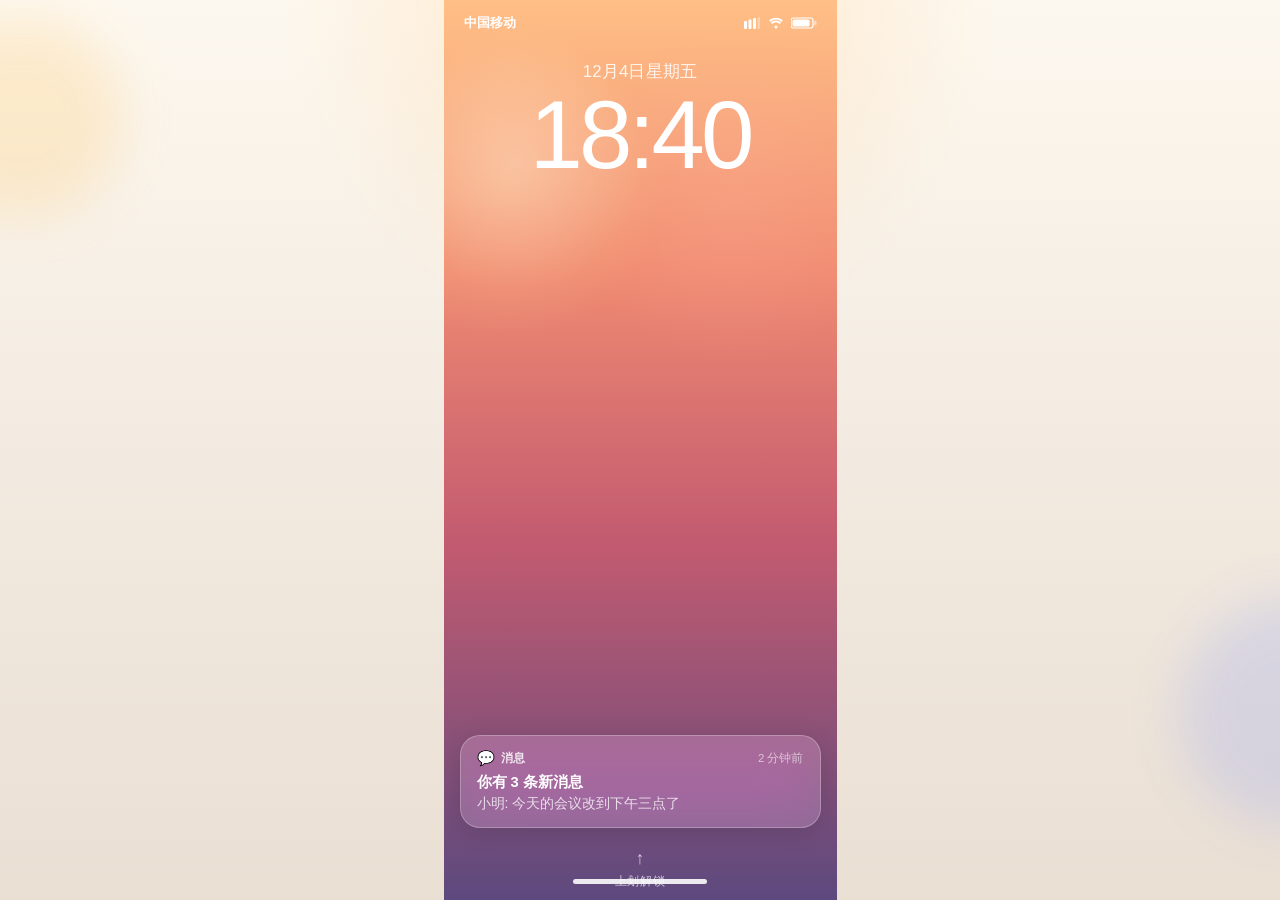
<file: index.html>
<!DOCTYPE html>
<html lang="zh-CN">
  <head>
    <meta charset="UTF-8" />
    <meta name="viewport" content="width=device-width, initial-scale=1.0, viewport-fit=cover" />
    <meta name="apple-mobile-web-app-capable" content="yes" />
    <meta name="apple-mobile-web-app-status-bar-style" content="black-translucent" />
    <title>iPhone Demo Frame</title>
    <style>
      :root {
        --bg: #ece5dc;
        --panel: rgba(255, 255, 255, 0.62);
        --panel-strong: rgba(255, 255, 255, 0.78);
        --line: rgba(255, 255, 255, 0.26);
        --text: #132238;
        --text-soft: rgba(19, 34, 56, 0.68);
        --phone-shell: linear-gradient(180deg, #1f2732 0%, #0e1117 100%);
        --wallpaper:
          radial-gradient(circle at 16% 20%, rgba(255, 214, 161, 0.36), transparent 20%),
          radial-gradient(circle at 74% 22%, rgba(255, 176, 161, 0.24), transparent 22%),
          linear-gradient(180deg, #ffbb7e 0%, #f08b71 30%, #c35b70 60%, #5d497e 100%);
        --wallpaper-dark:
          radial-gradient(circle at 16% 20%, rgba(163, 190, 255, 0.22), transparent 20%),
          radial-gradient(circle at 74% 22%, rgba(122, 132, 255, 0.18), transparent 24%),
          linear-gradient(180deg, #0d1732 0%, #172344 32%, #302763 63%, #130f27 100%);
        --glass: rgba(255, 255, 255, 0.16);
        --glass-strong: rgba(255, 255, 255, 0.22);
        --shadow: 0 30px 80px rgba(23, 26, 35, 0.28);
        --icon-shadow: 0 16px 30px rgba(19, 25, 39, 0.22);
      }

      * {
        box-sizing: border-box;
      }

      html,
      body {
        margin: 0;
        height: 100%;
        min-height: 100%;
      }

      body {
        font-family: -apple-system, BlinkMacSystemFont, "SF Pro Display", "PingFang SC", sans-serif;
        background:
          radial-gradient(circle at top, rgba(255, 229, 196, 0.94), transparent 32%),
          linear-gradient(180deg, #fdf8ef 0%, #f2eae0 52%, #eadfd3 100%);
        color: var(--text);
      }

      button,
      input {
        font: inherit;
      }

      button {
        border: 0;
        cursor: pointer;
      }

      .scene {
        min-height: 100vh;
        min-height: 100dvh;
        display: flex;
        justify-content: center;
        align-items: stretch;
        padding: 0;
      }

      @media (max-width: 768px) {
        html, body { background: var(--wallpaper); }
        .scene {
          display: flex;
          flex-direction: column;
          padding: 0;
          height: 100vh;
          height: 100dvh;
          overflow: hidden;
        }
        .side-panel { display: none; }
        .device-stage {
          flex: 1;
          width: 100%;
          height: 100%;
          display: flex;
          justify-content: center;
          align-items: stretch;
          overflow: hidden;
        }
        .iphone {
          width: 100%;
          height: 100%;
          min-height: unset;
          border-radius: 0;
          box-shadow: none;
          overflow: hidden;
          background: var(--wallpaper);
        }
        .screen {
          border-radius: 0;
          height: 100%;
          min-height: unset;
          overflow: hidden;
        }
        .home-view .status-bar {
          padding-top: calc(4px + env(safe-area-inset-top));
        }
        .lock-view {
          padding-top: env(safe-area-inset-top);
          padding-bottom: env(safe-area-inset-bottom);
        }
        .gesture-wrap {
          padding-bottom: max(14px, env(safe-area-inset-bottom));
        }
        .app-overlay.is-fullscreen {
          padding-top: env(safe-area-inset-top);
          padding-bottom: env(safe-area-inset-bottom);
        }
        .glow { display: none; }
      }

      .side-panel {
        padding: 24px;
        border-radius: 28px;
        background: var(--panel);
        border: 1px solid rgba(255, 255, 255, 0.72);
        backdrop-filter: blur(24px);
        box-shadow: 0 22px 54px rgba(101, 73, 43, 0.1);
      }

      .eyebrow {
        margin: 0 0 8px;
        font-size: 0.78rem;
        letter-spacing: 0.16em;
        text-transform: uppercase;
        color: #be6323;
        font-weight: 700;
      }

      h1,
      h2,
      h3,
      p {
        margin: 0;
      }

      .side-panel h1 {
        font-size: clamp(2rem, 3.8vw, 2.9rem);
        line-height: 1.02;
        letter-spacing: -0.04em;
      }

      .lead {
        margin-top: 16px;
        line-height: 1.7;
        color: var(--text-soft);
      }

      .feature-list {
        margin: 20px 0 0;
        padding-left: 18px;
        line-height: 1.9;
        color: var(--text-soft);
      }

      .control-grid {
        margin-top: 18px;
        display: grid;
        gap: 10px;
      }

      .control-button {
        padding: 13px 16px;
        border-radius: 16px;
        text-align: left;
        color: var(--text);
        background: rgba(19, 34, 56, 0.08);
      }

      .control-button.is-active {
        color: #fff;
        background: linear-gradient(135deg, #182434, #334664);
      }

      .device-stage {
        flex: 0 0 auto;
        width: min(100%, 393px);
        display: flex;
        flex-direction: column;
        height: 100vh;
        height: 100dvh;
      }

      .iphone {
        flex: 1;
        display: flex;
        flex-direction: column;
        width: 100%;
        padding: 0;
        border-radius: 0;
        background: none;
        box-shadow: none;
        position: relative;
      }

      .glow {
        position: absolute;
        border-radius: 999px;
        filter: blur(26px);
        opacity: 0.7;
        pointer-events: none;
      }

      .glow-one {
        width: 200px;
        height: 200px;
        background: rgba(255, 193, 92, 0.32);
        top: 2%;
        left: -6%;
      }

      .glow-two {
        width: 230px;
        height: 230px;
        background: rgba(102, 132, 255, 0.24);
        bottom: 8%;
        right: -10%;
      }

      .dynamic-island { display: none; }

      .screen {
        flex: 1;
        border-radius: 0;
        overflow: hidden;
        position: relative;
        background: var(--wallpaper);
        padding: 0;
      }

      .iphone[data-theme="night"] .screen {
        background: var(--wallpaper-dark);
      }

      .screen::before {
        content: "";
        position: absolute;
        inset: 0;
        background:
          linear-gradient(180deg, rgba(255, 255, 255, 0.06), transparent 26%),
          radial-gradient(circle at 18% 18%, rgba(255, 255, 255, 0.22), transparent 16%);
        pointer-events: none;
      }

      /* ── 解锁动画：主屏从底部浮现，锁屏缩小淡出 ── */
      .view {
        position: absolute;
        inset: 0;
        z-index: 1;
        overflow-y: auto;
        visibility: hidden;
      }

      /* 锁屏默认状态：待命（隐藏，由 is-active 控制显示） */
      .lock-view {
        transform: scale(1);
        opacity: 1;
        transition:
          transform 480ms cubic-bezier(.32,0,.67,0),
          opacity 480ms cubic-bezier(.32,0,.67,0);
        z-index: 2;
      }

      /* 锁屏激活 */
      .lock-view.is-active {
        visibility: visible;
        transform: scale(1);
        opacity: 1;
      }

      /* 锁屏退出：缩小淡出 */
      .lock-view.is-above {
        transform: scale(0.88);
        opacity: 0;
        visibility: hidden;
        transition:
          transform 480ms cubic-bezier(.32,0,.67,0),
          opacity 480ms cubic-bezier(.32,0,.67,0),
          visibility 0s 480ms;
      }

      /* 锁屏在下方（主屏激活时）：彻底隐藏 */
      .lock-view.is-below {
        transform: scale(1);
        opacity: 0;
        visibility: hidden;
        transition: opacity 300ms ease, visibility 0s 300ms;
      }

      /* 主屏默认：从下方待命 */
      .home-view {
        transform: translateY(100%);
        opacity: 0;
        transition: none;
        visibility: hidden;
      }

      /* 主屏进入：弹性浮现 */
      .home-view.is-active {
        transform: translateY(0);
        opacity: 1;
        transition:
          transform 520ms cubic-bezier(.22,1,.36,1),
          opacity 320ms ease;
        visibility: visible;
      }

      /* 主屏退回锁屏时回到底部 */
      .home-view.is-below {
        transform: translateY(100%);
        opacity: 0;
        visibility: hidden;
        transition:
          transform 360ms cubic-bezier(.55,0,1,.45),
          opacity 260ms ease,
          visibility 0s 360ms;
      }

      /* ── 锁屏布局 ── */
      .lock-view {
        color: #fff;
        display: flex;
        flex-direction: column;
        min-height: 100%;
        background: transparent;
      }

      .lock-statusbar {
        display: flex;
        justify-content: space-between;
        align-items: center;
        padding: 14px 20px 0;
        font-size: 0.82rem;
        font-weight: 600;
      }

      .lock-status-icons {
        display: flex;
        gap: 7px;
        align-items: center;
      }

      .lock-clock {
        text-align: center;
        margin-top: 28px;
        flex-shrink: 0;
      }

      .lock-date {
        font-size: 1.05rem;
        font-weight: 400;
        opacity: 0.88;
        letter-spacing: 0.01em;
      }

      .lock-time {
        margin-top: 4px;
        font-size: 6rem;
        line-height: 1;
        font-weight: 300;
        letter-spacing: -0.04em;
      }

      /* ── 通知卡片 ── */
      .lock-notifications {
        flex: 1;
        padding: 24px 16px 0;
        display: flex;
        flex-direction: column;
        gap: 10px;
        justify-content: flex-end;
        padding-bottom: 20px;
      }

      .lock-notif-card {
        background: rgba(255, 255, 255, 0.18);
        backdrop-filter: blur(28px) saturate(1.6);
        -webkit-backdrop-filter: blur(28px) saturate(1.6);
        border: 1px solid rgba(255, 255, 255, 0.25);
        border-radius: 20px;
        padding: 14px 16px;
        box-shadow: 0 4px 24px rgba(0,0,0,0.12);
      }

      .lock-notif-header {
        display: flex;
        align-items: center;
        gap: 6px;
        margin-bottom: 6px;
      }

      .lock-notif-icon {
        font-size: 0.9rem;
        line-height: 1;
      }

      .lock-notif-app {
        font-size: 0.75rem;
        font-weight: 600;
        opacity: 0.82;
        flex: 1;
        text-transform: uppercase;
        letter-spacing: 0.04em;
      }

      .lock-notif-time {
        font-size: 0.72rem;
        opacity: 0.6;
      }

      .lock-notif-title {
        font-size: 0.92rem;
        font-weight: 600;
        margin-bottom: 2px;
      }

      .lock-notif-body {
        font-size: 0.88rem;
        opacity: 0.78;
        white-space: nowrap;
        overflow: hidden;
        text-overflow: ellipsis;
      }

      /* ── 上划解锁提示 ── */
      .lock-swipe-hint {
        display: flex;
        flex-direction: column;
        align-items: center;
        gap: 4px;
        padding-bottom: 10px;
        color: rgba(255,255,255,0.7);
        user-select: none;
        pointer-events: none;
      }

      .lock-swipe-arrow {
        font-size: 1.1rem;
        animation: swipe-bounce 1.8s ease-in-out infinite;
      }

      .lock-swipe-label {
        font-size: 0.78rem;
        letter-spacing: 0.06em;
        font-weight: 500;
      }

      @keyframes swipe-bounce {
        0%, 100% { transform: translateY(0); opacity: 0.5; }
        50% { transform: translateY(-5px); opacity: 1; }
      }

      /* 手势条 */
      .lock-gesture {
        margin-top: 0;
        padding-bottom: 8px;
      }

      .widget-card,
      .control-center,
      .library-card,
      .app-card,
      .info-card,
      .quick-tile,
      .mini-widget,
      .dock,
      .search-pill,
      .notification-card {
        background: var(--glass);
        border: 1px solid rgba(255, 255, 255, 0.2);
        backdrop-filter: blur(24px);
        box-shadow: inset 0 1px 0 rgba(255, 255, 255, 0.14);
      }

      .widget-card {
        min-height: 112px;
        border-radius: 24px;
        padding: 16px;
      }

      .widget-card h3 {
        margin-top: 6px;
        font-size: 1.35rem;
      }

      .widget-label {
        font-size: 0.74rem;
        letter-spacing: 0.08em;
        text-transform: uppercase;
        opacity: 0.72;
      }

      .widget-stack {
        display: grid;
        gap: 12px;
      }

      .mini-widget {
        border-radius: 22px;
        padding: 14px;
        min-height: 50px;
      }

      .home-view {
        color: #fff;
        min-height: 100%;
        background: transparent;
        overflow-y: auto;
      }

      .status-bar {
        min-height: 58px;
        display: flex;
        justify-content: space-between;
        align-items: center;
        padding: 4px 4px 10px;
      }

      .status-time,
      .status-action {
        background: transparent;
        color: inherit;
      }

      .status-time {
        padding: 8px 10px;
        border-radius: 999px;
        font-weight: 600;
      }

      .status-actions {
        display: flex;
        align-items: center;
        gap: 8px;
      }

      .status-action {
        padding: 8px 10px;
        border-radius: 999px;
        background: rgba(255, 255, 255, 0.12);
      }

      /* ── 状态栏 ── */
      .status-bar {
        display: flex;
        justify-content: space-between;
        align-items: center;
        padding: 14px 20px 6px;
        flex-shrink: 0;
      }

      .status-time {
        font-size: 0.94rem;
        font-weight: 600;
        color: #fff;
        background: transparent;
      }

      .status-actions {
        display: flex;
        align-items: center;
        gap: 7px;
      }

      /* ── 图标网格 ── */
      .icon-grid {
        padding: 20px 22px 0;
        display: grid;
        grid-template-columns: repeat(4, 1fr);
        gap: 24px 0;
      }

      .app-icon {
        display: flex;
        flex-direction: column;
        align-items: center;
        gap: 5px;
        background: transparent;
        color: #fff;
        padding: 0;
      }

      .icon-tile {
        width: 60px;
        height: 60px;
        border-radius: 14px;
        overflow: hidden;
        box-shadow: 0 2px 8px rgba(0,0,0,0.25);
        transition: transform 120ms ease;
        display: flex;
        align-items: center;
        justify-content: center;
      }

      .icon-tile svg {
        width: 60px;
        height: 60px;
        display: block;
      }

      .app-icon:active .icon-tile {
        transform: scale(0.88);
      }

      .app-name {
        font-size: 0.72rem;
        font-weight: 400;
        text-shadow: 0 1px 3px rgba(0,0,0,0.4);
        text-align: center;
        max-width: 68px;
        overflow: hidden;
        text-overflow: ellipsis;
        white-space: nowrap;
      }

      /* ── Dock ── */
      .dock {
        position: absolute;
        bottom: 28px;
        left: 12px;
        right: 12px;
        padding: 12px 16px;
        border-radius: 26px;
        background: rgba(255,255,255,0.18);
        backdrop-filter: blur(30px) saturate(1.8);
        -webkit-backdrop-filter: blur(30px) saturate(1.8);
        border: 1px solid rgba(255,255,255,0.22);
        display: grid;
        grid-template-columns: repeat(4, 1fr);
        gap: 0;
      }

      .dock-icon {
        background: transparent;
        display: flex;
        justify-content: center;
        padding: 0;
      }

      .dock-icon .icon-tile {
        width: 58px;
        height: 58px;
      }

      /* 手势条 */
      .gesture-wrap {
        position: absolute;
        bottom: 8px;
        left: 0; right: 0;
        display: flex;
        justify-content: center;
      }

      .gesture-bar {
        width: 134px;
        height: 5px;
        border-radius: 999px;
        background: rgba(255,255,255,0.88);
        pointer-events: none;
      }

      .library-view {
        color: #fff;
      }

      .library-search {
        margin-top: 10px;
      }

      .library-search input {
        width: 100%;
        padding: 14px 16px;
        border-radius: 18px;
        border: 1px solid rgba(255, 255, 255, 0.16);
        outline: none;
        background: rgba(255, 255, 255, 0.12);
        color: #fff;
      }

      .library-search input::placeholder {
        color: rgba(255, 255, 255, 0.64);
      }

      .library-grid {
        margin-top: 16px;
        display: grid;
        gap: 12px;
      }

      .library-card {
        border-radius: 24px;
        padding: 16px;
      }

      .library-card h3 {
        font-size: 0.98rem;
        margin-bottom: 12px;
      }

      .library-icons {
        display: grid;
        grid-template-columns: repeat(4, 1fr);
        gap: 12px;
      }

      .library-pill {
        display: grid;
        place-items: center;
        width: 54px;
        height: 54px;
        border-radius: 18px;
        background: rgba(255, 255, 255, 0.08);
        color: #fff;
      }

      /* 全屏 iframe overlay —— 挂在 .iphone 上，不受 .screen overflow:hidden 影响 */
      .iframe-overlay {
        position: absolute;
        inset: 0;
        z-index: 10;
        background: #fff;
        transform: translateY(100%);
        transition: transform 420ms cubic-bezier(.22,1,.36,1);
      }
      .iframe-overlay.is-open {
        transform: translateY(0);
      }

      .control-overlay,
      .app-overlay {
        position: absolute;
        inset: 0;
        z-index: 4;
        pointer-events: none;
        opacity: 0;
        transition: opacity 220ms ease;
      }

      .control-overlay.is-visible,
      .app-overlay.is-visible {
        opacity: 1;
        pointer-events: auto;
      }

      .control-overlay {
        background: rgba(0,0,0,0.5);
        backdrop-filter: blur(12px);
        display: flex;
        align-items: flex-end;
        padding-bottom: 0;
      }

      .control-center-panel {
        width: 100%;
        background: #1c1a17;
        border-radius: 28px 28px 0 0;
        padding: 20px 18px 36px;
        transform: translateY(100%);
        transition: transform 320ms cubic-bezier(.22,1,.36,1);
      }

      .control-overlay.is-visible .control-center-panel {
        transform: translateY(0);
      }

      .cc-header {
        display: flex;
        justify-content: space-between;
        align-items: flex-start;
        margin-bottom: 20px;
      }

      .cc-eyebrow {
        font-size: 10px;
        letter-spacing: 0.12em;
        color: #888;
        font-weight: 600;
        text-transform: uppercase;
        margin-bottom: 4px;
      }

      .cc-title {
        font-size: 22px;
        font-weight: 700;
        color: #fff;
      }

      .cc-close {
        width: 28px; height: 28px;
        border-radius: 50%;
        background: rgba(255,255,255,0.15);
        color: #fff;
        font-size: 13px;
        display: flex;
        align-items: center;
        justify-content: center;
      }

      .cc-sliders {
        display: grid;
        grid-template-columns: 1fr 1fr;
        gap: 12px;
        margin-bottom: 14px;
      }

      .cc-slider-card {
        background: #2a2825;
        border-radius: 18px;
        padding: 14px 14px 18px;
        display: flex;
        flex-direction: column;
        gap: 12px;
        height: 200px;
      }

      .cc-slider-top {
        display: flex;
        justify-content: space-between;
        font-size: 12px;
        color: #aaa;
      }

      .cc-slider-track {
        flex: 1;
        background: #3a3835;
        border-radius: 999px;
        position: relative;
        cursor: pointer;
        overflow: hidden;
      }

      .cc-slider-fill {
        position: absolute;
        bottom: 0; left: 0; right: 0;
        background: #fff;
        border-radius: 999px;
        transition: height .1s;
      }

      .cc-slider-dot {
        position: absolute;
        left: 50%;
        transform: translateX(-50%);
        width: 10px; height: 10px;
        border-radius: 50%;
        background: #e8335a;
        transition: bottom .1s;
        z-index: 2;
      }

      .cc-theme-card {
        background: linear-gradient(135deg, #3d2e1e, #5a3e28);
        border-radius: 18px;
        padding: 16px 18px;
        cursor: pointer;
      }

      .cc-theme-title {
        font-size: 20px;
        font-weight: 700;
        color: #fff;
        margin: 4px 0;
      }

      .cc-theme-sub {
        font-size: 12px;
        color: rgba(255,255,255,0.6);
      }

      .control-center {
        width: 100%;
        height: 100%;
        border-radius: 30px;
        padding: 18px;
        color: #fff;
        background: rgba(20, 23, 33, 0.5);
      }

      .control-top {
        display: flex;
        justify-content: space-between;
        align-items: center;
      }

      .close-pill {
        padding: 10px 14px;
        border-radius: 999px;
        color: #fff;
        background: rgba(255, 255, 255, 0.1);
      }

      .control-layout {
        margin-top: 16px;
        display: grid;
        grid-template-columns: 1.15fr 0.85fr;
        gap: 12px;
      }

      .control-stack {
        display: grid;
        gap: 12px;
      }

      .quick-cluster {
        display: grid;
        grid-template-columns: repeat(2, 1fr);
        gap: 10px;
      }

      .quick-tile {
        min-height: 82px;
        border-radius: 24px;
        padding: 14px;
        text-align: left;
        color: #fff;
      }

      .quick-tile.is-on {
        background: linear-gradient(135deg, rgba(122, 212, 255, 0.48), rgba(107, 133, 255, 0.34));
      }

      .now-playing {
        min-height: 176px;
      }

      .vertical-sliders {
        display: grid;
        gap: 12px;
      }

      .slider-tile,
      .utility-tile {
        border-radius: 28px;
        background: rgba(255, 255, 255, 0.12);
        padding: 16px;
        color: #fff;
      }

      .slider {
        width: 100%;
        margin-top: 10px;
      }

      .utility-grid {
        margin-top: 12px;
        display: grid;
        grid-template-columns: repeat(3, 1fr);
        gap: 10px;
      }

      .utility-tile {
        min-height: 82px;
        display: grid;
        place-items: center;
        text-align: center;
      }

      .app-overlay {
        display: grid;
        place-items: end center;
        padding: 94px 14px 76px;
        background: rgba(8, 10, 16, 0.2);
      }

      .app-overlay.is-fullscreen {
        padding: 0;
        place-items: stretch;
        display: flex;
        flex-direction: column;
      }

      .app-overlay.is-fullscreen .app-card {
        border-radius: 0;
        padding: 0;
        min-height: 100%;
        flex: 1;
        display: flex;
        flex-direction: column;
        transform: none !important;
      }

      .app-overlay.is-fullscreen .app-head {
        display: none;
      }

      .app-overlay.is-fullscreen .app-body {
        flex: 1;
        margin-top: 0;
        overflow: hidden;
        height: 100%;
      }

      .app-card {
        width: 100%;
        min-height: 320px;
        border-radius: 32px;
        padding: 20px;
        color: #fff;
        transform-origin: center bottom;
        transform: scale(0.82) translateY(38px);
        opacity: 0;
        transition: transform 260ms cubic-bezier(.22, 1, .36, 1), opacity 260ms ease;
      }

      .app-overlay.is-visible .app-card {
        transform: scale(1) translateY(0);
        opacity: 1;
      }

      .app-head {
        display: flex;
        justify-content: space-between;
        align-items: start;
      }

      .app-head h2 {
        margin-top: 6px;
        font-size: 1.62rem;
      }

      .app-body {
        margin-top: 18px;
        display: grid;
        gap: 12px;
      }

      .segmented-actions {
        display: grid;
        gap: 10px;
      }

      .segmented-button {
        padding: 14px 16px;
        border-radius: 18px;
        text-align: left;
        color: #fff;
        background: rgba(255, 255, 255, 0.12);
      }

      .info-head {
        display: flex;
        justify-content: space-between;
        align-items: center;
      }

      .feed {
        margin-top: 18px;
        display: grid;
        gap: 10px;
        max-height: 580px;
        overflow: auto;
      }

      .feed-item {
        padding: 14px 16px;
        border-radius: 18px;
        background: var(--panel-strong);
        border: 1px solid rgba(255, 255, 255, 0.74);
      }

      .feed-item strong {
        display: block;
        margin-bottom: 4px;
      }

      .feed-item span {
        color: var(--text-soft);
        font-size: 0.92rem;
      }

      @media (max-width: 1200px) {
        .scene {
          grid-template-columns: 1fr;
          justify-items: center;
        }

        .side-panel,
        .device-stage {
          width: min(100%, 680px);
        }
      }

      @media (max-width: 560px) {
        .scene {
          padding: 18px;
          gap: 18px;
        }

        .side-panel {
          padding: 20px;
          border-radius: 22px;
        }

        .iphone {
          min-height: 780px;
          border-radius: 38px;
          padding: 12px;
        }

        .screen {
          min-height: 756px;
        }

        .lock-time {
          font-size: 4.7rem;
        }
      }
    </style>
  </head>
  <body>
    <main class="scene">
      <section class="device-stage">
        <div class="glow glow-one"></div>
        <div class="glow glow-two"></div>

        <div class="iphone" data-theme="day">
          <div class="dynamic-island"></div>

          <section class="screen">
            <section class="view lock-view is-active" data-view="lock">
              <!-- 状态栏 -->
              <div class="lock-statusbar">
                <span class="lock-carrier">中国移动</span>
                <div class="lock-status-icons">
                  <svg width="17" height="12" viewBox="0 0 17 12" fill="white"><rect x="0" y="4" width="3" height="8" rx="1"/><rect x="4.5" y="2.5" width="3" height="9.5" rx="1"/><rect x="9" y="1" width="3" height="11" rx="1"/><rect x="13.5" y="0" width="2.5" height="12" rx="1" opacity=".35"/></svg>
                  <svg width="16" height="12" viewBox="0 0 16 12" fill="white"><path d="M8 2.5c2.3 0 4.3 1 5.7 2.6L15 3.8C13.2 1.8 10.7.7 8 .7S2.8 1.8 1 3.8l1.3 1.3C3.7 3.5 5.7 2.5 8 2.5z"/><path d="M8 5.5c1.5 0 2.8.6 3.8 1.6l1.3-1.3C11.7 4.4 9.9 3.5 8 3.5S4.3 4.4 2.9 5.8l1.3 1.3C5.2 6.1 6.5 5.5 8 5.5z"/><circle cx="8" cy="10" r="1.5"/></svg>
                  <svg width="26" height="12" viewBox="0 0 26 12" fill="white"><rect x="0" y="1" width="22" height="10" rx="2.5" stroke="white" stroke-width="1.2" fill="none"/><rect x="1.5" y="2.5" width="17" height="7" rx="1.5" fill="white"/><rect x="23" y="3.5" width="2.5" height="5" rx="1.2" fill="white" opacity=".45"/></svg>
                </div>
              </div>

              <!-- 时间 -->
              <div class="lock-clock">
                <p class="lock-date" id="lockDate">星期三, 4月2日</p>
                <h2 class="lock-time" id="lockTime">09:41</h2>
              </div>

              <!-- 通知 -->
              <section class="lock-notifications">
                <article class="lock-notif-card">
                  <div class="lock-notif-header">
                    <span class="lock-notif-icon">💬</span>
                    <span class="lock-notif-app">消息</span>
                    <span class="lock-notif-time">2 分钟前</span>
                  </div>
                  <p class="lock-notif-title">你有 3 条新消息</p>
                  <p class="lock-notif-body">小明: 今天的会议改到下午三点了</p>
                </article>
              </section>

              <!-- 上划解锁提示 -->
              <div class="lock-swipe-hint">
                <span class="lock-swipe-arrow">↑</span>
                <span class="lock-swipe-label">上划解锁</span>
              </div>

              <!-- 手势条 -->
              <div class="gesture-wrap lock-gesture">
                <div class="gesture-bar"></div>
              </div>
            </section>

            <section class="view home-view" data-view="home">
              <!-- 状态栏 -->
              <header class="status-bar">
                <span class="status-time" id="homeTime">09:41</span>
                <div class="status-actions">
                  <svg width="17" height="12" viewBox="0 0 17 12" fill="white"><rect x="0" y="4" width="3" height="8" rx="1"/><rect x="4.5" y="2.5" width="3" height="9.5" rx="1"/><rect x="9" y="1" width="3" height="11" rx="1"/><rect x="13.5" y="0" width="2.5" height="12" rx="1" opacity=".35"/></svg>
                  <svg width="16" height="12" viewBox="0 0 16 12" fill="white"><path d="M8 2.5c2.3 0 4.3 1 5.7 2.6L15 3.8C13.2 1.8 10.7.7 8 .7S2.8 1.8 1 3.8l1.3 1.3C3.7 3.5 5.7 2.5 8 2.5z"/><path d="M8 5.5c1.5 0 2.8.6 3.8 1.6l1.3-1.3C11.7 4.4 9.9 3.5 8 3.5S4.3 4.4 2.9 5.8l1.3 1.3C5.2 6.1 6.5 5.5 8 5.5z"/><circle cx="8" cy="10" r="1.5"/></svg>
                  <svg width="26" height="12" viewBox="0 0 26 12" fill="white"><rect x="0" y="1" width="22" height="10" rx="2.5" stroke="white" stroke-width="1.2" fill="none"/><rect x="1.5" y="2.5" width="17" height="7" rx="1.5" fill="white"/><rect x="23" y="3.5" width="2.5" height="5" rx="1.2" fill="white" opacity=".45"/></svg>
                </div>
              </header>

              <!-- 图标网格 -->
              <section class="icon-grid">
                <button class="app-icon" data-app="messages" type="button">
                  <span class="icon-tile icon-messages">
                    <svg viewBox="0 0 60 60" fill="none"><rect width="60" height="60" rx="13" fill="url(#msg)"/><defs><linearGradient id="msg" x1="0" y1="0" x2="60" y2="60"><stop stop-color="#5AC8FA"/><stop offset="1" stop-color="#1877F2"/></linearGradient></defs><path d="M30 12C19.5 12 11 19.6 11 29c0 5 2.4 9.5 6.3 12.6L16 48l6.8-3.4C24.5 45.2 27.2 46 30 46c10.5 0 19-7.6 19-17S40.5 12 30 12z" fill="white"/><path d="M22 27.5h16M22 33h10" stroke="#1877F2" stroke-width="2.5" stroke-linecap="round"/></svg>
                  </span>
                  <span class="app-name">消息</span>
                </button>
                <button class="app-icon" data-app="camera" type="button">
                  <span class="icon-tile icon-camera">
                    <svg viewBox="0 0 60 60" fill="none"><rect width="60" height="60" rx="13" fill="#1C1C1E"/><circle cx="30" cy="31" r="11" stroke="#555" stroke-width="2.5"/><circle cx="30" cy="31" r="7" fill="#2C2C2E"/><circle cx="30" cy="31" r="4.5" fill="#3A3A3C"/><circle cx="42" cy="19" r="2" fill="#555"/></svg>
                  </span>
                  <span class="app-name">相机</span>
                </button>
                <button class="app-icon" data-app="maps" type="button">
                  <span class="icon-tile icon-maps">
                    <svg viewBox="0 0 60 60" fill="none"><rect width="60" height="60" rx="13" fill="url(#map)"/><defs><linearGradient id="map" x1="0" y1="0" x2="60" y2="60"><stop stop-color="#34C759"/><stop offset="1" stop-color="#30B0C7"/></linearGradient></defs><path d="M12 44l12-8 12 8 12-28-12 8-12-8-12 28z" fill="white" opacity=".9"/><circle cx="36" cy="22" r="3" fill="white"/></svg>
                  </span>
                  <span class="app-name">地图</span>
                </button>
                <button class="app-icon" data-app="music" type="button">
                  <span class="icon-tile icon-music">
                    <svg viewBox="0 0 60 60" fill="none"><rect width="60" height="60" rx="13" fill="url(#mus)"/><defs><linearGradient id="mus" x1="0" y1="0" x2="60" y2="60"><stop stop-color="#FC3C44"/><stop offset="1" stop-color="#FF6B6B"/></linearGradient></defs><circle cx="30" cy="30" r="13" fill="white" opacity=".15"/><circle cx="30" cy="30" r="8" fill="white" opacity=".25"/><circle cx="30" cy="30" r="4" fill="white"/></svg>
                  </span>
                  <span class="app-name">音乐</span>
                </button>
                <button class="app-icon" data-app="notes" type="button">
                  <span class="icon-tile icon-notes">
                    <svg viewBox="0 0 60 60" fill="none"><rect width="60" height="60" rx="13" fill="#FFCC00"/><rect x="14" y="16" width="32" height="4" rx="2" fill="#1C1C1E"/><rect x="14" y="26" width="32" height="3" rx="1.5" fill="#1C1C1E" opacity=".6"/><rect x="14" y="34" width="22" height="3" rx="1.5" fill="#1C1C1E" opacity=".6"/><rect x="14" y="42" width="16" height="3" rx="1.5" fill="#1C1C1E" opacity=".4"/></svg>
                  </span>
                  <span class="app-name">备忘录</span>
                </button>
                <button class="app-icon" data-app="health" type="button">
                  <span class="icon-tile icon-health">
                    <svg viewBox="0 0 60 60" fill="none"><rect width="60" height="60" rx="13" fill="white"/><path d="M30 44s-16-10-16-20a9 9 0 0118 0 9 9 0 0118 0c0 10-20 20-20 20z" fill="url(#hrt)"/><defs><linearGradient id="hrt" x1="14" y1="14" x2="46" y2="46"><stop stop-color="#FF2D55"/><stop offset="1" stop-color="#FF6B81"/></linearGradient></defs></svg>
                  </span>
                  <span class="app-name">健康</span>
                </button>
                <button class="app-icon" data-app="gallery" type="button">
                  <span class="icon-tile icon-gallery">
                    <svg viewBox="0 0 60 60" fill="none"><rect width="60" height="60" rx="13" fill="white"/><g transform="translate(30,30)"><line x1="0" y1="-14" x2="0" y2="-8" stroke="#FF9500" stroke-width="3.5" stroke-linecap="round"/><line x1="9.9" y1="-9.9" x2="5.7" y2="-5.7" stroke="#FFCC00" stroke-width="3.5" stroke-linecap="round"/><line x1="14" y1="0" x2="8" y2="0" stroke="#34C759" stroke-width="3.5" stroke-linecap="round"/><line x1="9.9" y1="9.9" x2="5.7" y2="5.7" stroke="#30D158" stroke-width="3.5" stroke-linecap="round"/><line x1="0" y1="14" x2="0" y2="8" stroke="#32ADE6" stroke-width="3.5" stroke-linecap="round"/><line x1="-9.9" y1="9.9" x2="-5.7" y2="5.7" stroke="#5AC8FA" stroke-width="3.5" stroke-linecap="round"/><line x1="-14" y1="0" x2="-8" y2="0" stroke="#007AFF" stroke-width="3.5" stroke-linecap="round"/><line x1="-9.9" y1="-9.9" x2="-5.7" y2="-5.7" stroke="#AF52DE" stroke-width="3.5" stroke-linecap="round"/></g><circle cx="30" cy="30" r="5" fill="#FF9500"/></svg>
                  </span>
                  <span class="app-name">照片</span>
                </button>
                <button class="app-icon" data-app="files" type="button">
                  <span class="icon-tile icon-files">
                    <svg viewBox="0 0 60 60" fill="none"><rect width="60" height="60" rx="13" fill="url(#fil)"/><defs><linearGradient id="fil" x1="0" y1="0" x2="60" y2="60"><stop stop-color="#5AC8FA"/><stop offset="1" stop-color="#007AFF"/></linearGradient></defs><rect x="13" y="22" width="34" height="24" rx="4" fill="white" opacity=".9"/><rect x="13" y="16" width="18" height="10" rx="4" fill="white"/></svg>
                  </span>
                  <span class="app-name">文件</span>
                </button>
                <button class="app-icon" data-app="browser" type="button">
                  <span class="icon-tile icon-browser">
                    <svg viewBox="0 0 60 60" fill="none"><rect width="60" height="60" rx="13" fill="url(#saf)"/><defs><linearGradient id="saf" x1="0" y1="0" x2="60" y2="60"><stop stop-color="#1C1C1E"/><stop offset="1" stop-color="#2C2C2E"/></linearGradient></defs><circle cx="30" cy="30" r="16" stroke="#555" stroke-width="1.5"/><line x1="30" y1="14" x2="30" y2="46" stroke="#555" stroke-width="1.2"/><line x1="14" y1="30" x2="46" y2="30" stroke="#555" stroke-width="1.2"/><path d="M37 23l-10 4-4 10 10-4 4-10z" fill="#FF3B30"/><path d="M37 23l-10 4-4 10 10-4 4-10z" fill="none" stroke="white" stroke-width=".5"/><circle cx="30" cy="30" r="2" fill="white"/></svg>
                  </span>
                  <span class="app-name">Safari</span>
                </button>
                <button class="app-icon" data-app="notes" type="button">
                  <span class="icon-tile" style="background:linear-gradient(135deg,#1C1C1E,#3A3A3C)">
                    <svg viewBox="0 0 60 60" fill="none"><rect width="60" height="60" rx="13" fill="url(#cal)"/><defs><linearGradient id="cal" x1="0" y1="0" x2="0" y2="60"><stop stop-color="#FF3B30"/><stop offset="0.15" stop-color="#FF3B30"/><stop offset="0.15" stop-color="white"/><stop offset="1" stop-color="white"/></linearGradient></defs><text x="30" y="22" text-anchor="middle" fill="white" font-size="11" font-weight="700" font-family="-apple-system,sans-serif">4月</text><text x="30" y="46" text-anchor="middle" fill="#1C1C1E" font-size="22" font-weight="300" font-family="-apple-system,sans-serif">2</text></svg>
                  </span>
                  <span class="app-name">日历</span>
                </button>
                <button class="app-icon" data-app="health" type="button">
                  <span class="icon-tile" style="background:linear-gradient(135deg,#1C1C1E,#2C2C2E)">
                    <svg viewBox="0 0 60 60" fill="none"><rect width="60" height="60" rx="13" fill="#1C1C1E"/><rect x="14" y="14" width="14" height="14" rx="3" fill="#FF9500"/><rect x="32" y="14" width="14" height="14" rx="3" fill="#34C759"/><rect x="14" y="32" width="14" height="14" rx="3" fill="#007AFF"/><rect x="32" y="32" width="14" height="14" rx="3" fill="#FF2D55"/></svg>
                  </span>
                  <span class="app-name">应用库</span>
                </button>
                <button class="app-icon" data-app="mail" type="button">
                  <span class="icon-tile icon-mail">
                    <svg viewBox="0 0 60 60" fill="none"><rect width="60" height="60" rx="13" fill="url(#mail)"/><defs><linearGradient id="mail" x1="0" y1="0" x2="60" y2="60"><stop stop-color="#5AC8FA"/><stop offset="1" stop-color="#007AFF"/></linearGradient></defs><rect x="11" y="18" width="38" height="26" rx="4" fill="white" opacity=".9"/><path d="M11 22l19 13 19-13" stroke="url(#mail)" stroke-width="2.5" stroke-linecap="round"/></svg>
                  </span>
                  <span class="app-name">邮件</span>
                </button>
              </section>

              <!-- Dock -->
              <div class="dock">
                <button class="dock-icon app-icon" data-app="phone" type="button">
                  <span class="icon-tile icon-phone">
                    <svg viewBox="0 0 60 60" fill="none"><rect width="60" height="60" rx="13" fill="url(#ph)"/><defs><linearGradient id="ph" x1="0" y1="0" x2="60" y2="60"><stop stop-color="#34C759"/><stop offset="1" stop-color="#30B050"/></linearGradient></defs><path d="M20 14h8l3 8-4.5 2.5c1.5 4 5 7.5 9 9L38 29l8 3v8c0 3-2 5-5 5C21 45 14 24 14 19c0-3 2-5 6-5z" fill="white"/></svg>
                  </span>
                </button>
                <button class="dock-icon app-icon" data-app="messages" type="button">
                  <span class="icon-tile icon-messages">
                    <svg viewBox="0 0 60 60" fill="none"><rect width="60" height="60" rx="13" fill="url(#msg2)"/><defs><linearGradient id="msg2" x1="0" y1="0" x2="60" y2="60"><stop stop-color="#5AC8FA"/><stop offset="1" stop-color="#1877F2"/></linearGradient></defs><path d="M30 12C19.5 12 11 19.6 11 29c0 5 2.4 9.5 6.3 12.6L16 48l6.8-3.4C24.5 45.2 27.2 46 30 46c10.5 0 19-7.6 19-17S40.5 12 30 12z" fill="white"/></svg>
                  </span>
                </button>
                <button class="dock-icon app-icon" data-app="browser" type="button">
                  <span class="icon-tile icon-browser">
                    <svg viewBox="0 0 60 60" fill="none"><rect width="60" height="60" rx="13" fill="url(#saf2)"/><defs><linearGradient id="saf2" x1="0" y1="0" x2="60" y2="60"><stop stop-color="#1C1C1E"/><stop offset="1" stop-color="#2C2C2E"/></linearGradient></defs><circle cx="30" cy="30" r="16" stroke="#555" stroke-width="1.5"/><line x1="30" y1="14" x2="30" y2="46" stroke="#555" stroke-width="1.2"/><line x1="14" y1="30" x2="46" y2="30" stroke="#555" stroke-width="1.2"/><path d="M37 23l-10 4-4 10 10-4 4-10z" fill="#FF3B30"/><circle cx="30" cy="30" r="2" fill="white"/></svg>
                  </span>
                </button>
                <button class="dock-icon app-icon" data-app="music" type="button">
                  <span class="icon-tile icon-music">
                    <svg viewBox="0 0 60 60" fill="none"><rect width="60" height="60" rx="13" fill="url(#mus2)"/><defs><linearGradient id="mus2" x1="0" y1="0" x2="60" y2="60"><stop stop-color="#FC3C44"/><stop offset="1" stop-color="#FF6B6B"/></linearGradient></defs><circle cx="30" cy="30" r="13" fill="white" opacity=".15"/><circle cx="30" cy="30" r="8" fill="white" opacity=".25"/><circle cx="30" cy="30" r="4" fill="white"/></svg>
                  </span>
                </button>
              </div>

              <!-- 手势条 -->
              <div class="gesture-wrap">
                <div class="gesture-bar"></div>
              </div>
            </section>

            <section class="app-overlay" hidden>
              <article class="app-card">
                <div class="app-head">
                  <div>
                    <p class="widget-label" id="app-kicker">应用</p>
                    <h2 id="app-title">消息</h2>
                  </div>
                  <button class="close-pill" data-demo-action="close-app">关闭</button>
                </div>

                <div class="app-body" id="app-body">
                  <p id="app-desc">这里会展示应用预览内容。</p>
                  <div class="segmented-actions" id="app-actions"></div>
                </div>
              </article>
            </section>

            <section class="control-overlay" hidden>
              <div class="control-center-panel">
                <div class="cc-header">
                  <div>
                    <p class="cc-eyebrow">CONTROL CENTER</p>
                    <h3 class="cc-title">控制中心</h3>
                  </div>
                  <button class="cc-close" data-demo-action="close-controls">✕</button>
                </div>
                <div class="cc-sliders">
                  <div class="cc-slider-card">
                    <div class="cc-slider-top"><span>亮度</span><span id="brightnessVal">100%</span></div>
                    <div class="cc-slider-track">
                      <div class="cc-slider-fill" id="brightnessFill" style="height:100%"></div>
                      <div class="cc-slider-dot" id="brightnessDot" style="bottom:calc(100% - 12px)"></div>
                    </div>
                  </div>
                  <div class="cc-slider-card">
                    <div class="cc-slider-top"><span>音量</span><span id="volumeVal">100%</span></div>
                    <div class="cc-slider-track">
                      <div class="cc-slider-fill" id="volumeFill" style="height:100%"></div>
                      <div class="cc-slider-dot" id="volumeDot" style="bottom:calc(100% - 12px)"></div>
                    </div>
                  </div>
                </div>
                <div class="cc-theme-card" id="ccThemeCard">
                  <p class="cc-eyebrow">昼夜主题</p>
                  <h3 class="cc-theme-title" id="ccThemeTitle">白昼模式</h3>
                  <p class="cc-theme-sub" id="ccThemeSub">点击切换夜幕</p>
                </div>
              </div>
            </section>
          </section>

          <!-- 全屏 iframe 层：在 .iphone 内、.screen 外，避免被 overflow:hidden 裁切 -->
          <div class="iframe-overlay" id="iframeOverlay" hidden>
            <iframe id="appIframe" src="" style="width:100%;height:100%;border:none;display:block;" allow="autoplay"></iframe>
          </div>
        </div>
      </section>
    </main>

    <script>
      const appCatalog = {
        messages: {
          title: "消息",
          description: "适合替换成 iMessage 风格的会话列表、团队聊天或客服面板。",
          actions: ["查看最近会话", "新建消息", "固定联系人"],
          url: "qq-demo.html",
        },
        music: {
          title: "音乐",
          description: "可以扩展成 Apple Music 风格播放器、推荐流或播客页面。",
          actions: ["继续播放", "打开歌单", "查看专辑"],
        },
        camera: {
          title: "相机",
          description: "适合放拍照预览、视频录制、扫码或滤镜选择界面。",
          actions: ["拍照", "录像", "扫一扫"],
        },
        maps: {
          title: "地图",
          description: "可以进一步承接导航、门店、路径规划和定位展示。",
          actions: ["开始导航", "附近地点", "收藏地点"],
        },
        notes: {
          title: "备忘录",
          description: "适合作为富文本记录、待办整理和灵感收集页。",
          actions: ["新建笔记", "查看草稿", "今日待办"],
        },
        health: {
          title: "健康",
          description: "可以承接步数、训练数据、睡眠分析或目标打卡视图。",
          actions: ["查看数据", "今日活动", "健康趋势"],
        },
        gallery: {
          title: "照片",
          description: "适合扩展成相册、项目作品集或媒体管理页面。",
          actions: ["最近照片", "人物分类", "精选内容"],
        },
        files: {
          title: "文件",
          description: "可以接文件管理、项目目录浏览或素材中转页。",
          actions: ["最近文件", "浏览文件夹", "共享项目"],
        },
        phone: {
          title: "电话",
          description: "适合作为拨号、联系人、通话记录或热线页面。",
          actions: ["拨号盘", "最近通话", "联系人"],
        },
        browser: {
          title: "Safari",
          description: "可以接 WebView 容器、资讯页或业务工作台入口。",
          actions: ["继续浏览", "阅读列表", "打开标签页"],
        },
        mail: {
          title: "邮件",
          description: "适合做收件箱、审批消息或商务通知中心。",
          actions: ["收件箱", "写邮件", "星标邮件"],
        },
      };

      const iphone = document.querySelector(".iphone");
      const views = [...document.querySelectorAll(".view")];
      const controlOverlay = document.querySelector(".control-overlay");
      const appOverlay = document.querySelector(".app-overlay");
      const appTitle = document.getElementById("app-title");
      const appDesc = document.getElementById("app-desc");
      const appActions = document.getElementById("app-actions");
      const feed = document.getElementById("feed");
      const lockTime = document.querySelector(".lock-time");
      const statusTimes = [...document.querySelectorAll(".status-time")];
      const demoViewButtons = [...document.querySelectorAll("[data-demo-view]")];
      const sideButtons = [...document.querySelectorAll(".control-grid .control-button")];

      let currentView = "lock";

      const timeFormatter = new Intl.DateTimeFormat("zh-CN", {
        hour: "2-digit",
        minute: "2-digit",
      });

      function log(title, detail) {
        const item = document.createElement("article");
        item.className = "feed-item";
        item.innerHTML = `<strong>${title}</strong><span>${detail}</span>`;
        feed.prepend(item);
      }

      function refreshTime() {
        const now = new Date();
        const timeStr = timeFormatter.format(now);
        const lockTimeEl = document.getElementById("lockTime");
        if (lockTimeEl) lockTimeEl.textContent = timeStr;
        const lockDateEl = document.getElementById("lockDate");
        if (lockDateEl) {
          lockDateEl.textContent = new Intl.DateTimeFormat("zh-CN", {
            weekday: "long", month: "long", day: "numeric"
          }).format(now);
        }
        const homeTimeEl = document.getElementById("homeTime");
        if (homeTimeEl) homeTimeEl.textContent = timeStr;
      }

      function setView(name) {
        currentView = name;
        views.forEach((view) => {
          const vName = view.dataset.view;
          // 清除所有状态类和内联样式残留
          view.classList.remove("is-active", "is-above", "is-below");
          view.style.cssText = "";
          if (vName === name) {
            view.classList.add("is-active");
          } else {
            view.classList.add("is-below");
          }
        });
      }

      function openControls() {
        controlOverlay.hidden = false;
        requestAnimationFrame(() => {
          controlOverlay.classList.add("is-visible");
        });
        log("控制中心", `已展开控制中心 · ${timeFormatter.format(new Date())}`);
      }

      function closeControls(shouldLog = true) {
        controlOverlay.classList.remove("is-visible");
        setTimeout(() => {
          if (!controlOverlay.classList.contains("is-visible")) {
            controlOverlay.hidden = true;
          }
        }, 220);
        if (shouldLog) {
          log("控制中心", `已关闭控制中心 · ${timeFormatter.format(new Date())}`);
        }
      }

      // ── 上滑解锁手势（跟手拖拽，仿 iOS18）──
      const phoneScreen = document.querySelector(".screen");
      const lockView = document.querySelector(".lock-view");
      const homeView = document.querySelector(".home-view");

      let dragStartY = 0;
      let dragging = false;
      let dragDy = 0;
      const UNLOCK_THRESHOLD = 120; // 上滑超过此距离触发解锁

      function applyDragProgress(dy) {
        // dy < 0 为上滑，夹在 [-screenH, 0]
        const progress = Math.max(0, Math.min(1, -dy / UNLOCK_THRESHOLD));
        // 锁屏：随手指上移 + 轻微缩小
        const scale = 1 - progress * 0.1;
        const lockTranslate = dy < 0 ? dy * 0.4 : 0; // 跟手但有阻尼
        lockView.style.transition = "none";
        lockView.style.transform = `translateY(${lockTranslate}px) scale(${scale})`;
        lockView.style.opacity = 1 - progress * 0.6;
        // 主屏：从下方随手指浮现
        homeView.style.visibility = "visible";
        homeView.style.transition = "none";
        homeView.style.transform = `translateY(${(1 - progress) * 100}%)`;
        homeView.style.opacity = progress;
      }

      function cancelDrag() {
        // 回弹到锁屏
        lockView.style.transition = "transform 380ms cubic-bezier(.22,1,.36,1), opacity 380ms ease";
        lockView.style.transform = "";
        lockView.style.opacity = "";
        homeView.style.transition = "transform 380ms cubic-bezier(.22,1,.36,1), opacity 380ms ease";
        homeView.style.transform = "translateY(100%)";
        homeView.style.opacity = "0";
        setTimeout(() => {
          homeView.style.visibility = "";
          homeView.style.transform = "";
          homeView.style.opacity = "";
          homeView.style.transition = "";
        }, 380);
      }

      function commitUnlock() {
        // 完成解锁动画后切换状态
        lockView.style.transition = "transform 400ms cubic-bezier(.32,0,.67,0), opacity 400ms ease";
        lockView.style.transform = "scale(0.88)";
        lockView.style.opacity = "0";
        homeView.style.transition = "transform 420ms cubic-bezier(.22,1,.36,1), opacity 280ms ease";
        homeView.style.transform = "translateY(0)";
        homeView.style.opacity = "1";
        homeView.style.visibility = "visible";
        setTimeout(() => {
          // 清内联样式，交由 class 驱动
          lockView.style.cssText = "";
          homeView.style.cssText = "";
          setView("home");
        }, 420);
      }

      phoneScreen.addEventListener("touchstart", e => {
        if (currentView !== "lock") return;
        dragStartY = e.touches[0].clientY;
        dragging = true;
        dragDy = 0;
      }, { passive: true });

      phoneScreen.addEventListener("touchmove", e => {
        if (!dragging || currentView !== "lock") return;
        dragDy = e.touches[0].clientY - dragStartY;
        if (dragDy > 0) { dragDy = 0; return; } // 下滑不响应
        applyDragProgress(dragDy);
      }, { passive: true });

      phoneScreen.addEventListener("touchend", () => {
        if (!dragging || currentView !== "lock") return;
        dragging = false;
        if (dragDy < -UNLOCK_THRESHOLD) {
          commitUnlock();
        } else {
          cancelDrag();
        }
      }, { passive: true });

      // 桌面端：鼠标模拟上滑解锁
      phoneScreen.addEventListener("mousedown", e => {
        if (currentView !== "lock") return;
        dragStartY = e.clientY;
        dragging = true;
        dragDy = 0;
        const onMove = ev => {
          dragDy = ev.clientY - dragStartY;
          if (dragDy > 0) { dragDy = 0; return; }
          applyDragProgress(dragDy);
        };
        const onUp = () => {
          document.removeEventListener("mousemove", onMove);
          document.removeEventListener("mouseup", onUp);
          if (!dragging) return;
          dragging = false;
          if (dragDy < -UNLOCK_THRESHOLD) {
            commitUnlock();
          } else {
            cancelDrag();
          }
        };
        document.addEventListener("mousemove", onMove);
        document.addEventListener("mouseup", onUp);
      });

      // 主屏：下滑呼出控制中心
      phoneScreen.addEventListener("touchstart", e => {
        if (currentView !== "home") return;
        touchStartY = e.touches[0].clientY;
        touchStartX = e.touches[0].clientX;
      }, { passive: true });

      phoneScreen.addEventListener("touchend", e => {
        if (currentView !== "home") return;
        const dy = e.changedTouches[0].clientY - touchStartY;
        const dx = Math.abs(e.changedTouches[0].clientX - touchStartX);
        if (Math.abs(dy) < 50 || dx > 80) return;
        if (dy > 60 && !controlOverlay.classList.contains("is-visible")) {
          openControls();
        } else if (dy < -60 && controlOverlay.classList.contains("is-visible")) {
          closeControls();
        }
      }, { passive: true });

      let touchStartY = 0, touchStartX = 0;

      // 滑块交互
      function initCCSlider(trackId, fillId, dotId, valId) {
        const track = document.querySelector(`#${trackId} .cc-slider-track`) ||
          document.querySelectorAll(".cc-slider-track")[trackId];
        const fill = document.getElementById(fillId);
        const dot = document.getElementById(dotId);
        const val = document.getElementById(valId);
        if (!fill || !dot || !val) return;
        const parent = fill.closest(".cc-slider-track");

        function update(clientY) {
          const rect = parent.getBoundingClientRect();
          let pct = 1 - (clientY - rect.top) / rect.height;
          pct = Math.max(0, Math.min(1, pct));
          fill.style.height = (pct * 100) + "%";
          dot.style.bottom = `calc(${pct * 100}% - 12px)`;
          val.textContent = Math.round(pct * 100) + "%";
        }

        parent.addEventListener("touchstart", e => update(e.touches[0].clientY), { passive: true });
        parent.addEventListener("touchmove", e => { e.preventDefault(); update(e.touches[0].clientY); }, { passive: false });
        parent.addEventListener("mousedown", e => {
          update(e.clientY);
          const move = ev => update(ev.clientY);
          const up = () => { document.removeEventListener("mousemove", move); document.removeEventListener("mouseup", up); };
          document.addEventListener("mousemove", move);
          document.addEventListener("mouseup", up);
        });
      }

      const sliderCards = document.querySelectorAll(".cc-slider-card");
      if (sliderCards[0]) {
        const t0 = sliderCards[0].querySelector(".cc-slider-track");
        const t1 = sliderCards[1] && sliderCards[1].querySelector(".cc-slider-track");
        function makeSlider(track, fillId, dotId, valId) {
          const fill = document.getElementById(fillId);
          const dot = document.getElementById(dotId);
          const val = document.getElementById(valId);
          function update(clientY) {
            const rect = track.getBoundingClientRect();
            let pct = 1 - (clientY - rect.top) / rect.height;
            pct = Math.max(0, Math.min(1, pct));
            fill.style.height = (pct * 100) + "%";
            dot.style.bottom = `calc(${pct * 100}% - 12px)`;
            val.textContent = Math.round(pct * 100) + "%";
          }
          track.addEventListener("touchstart", e => update(e.touches[0].clientY), { passive: true });
          track.addEventListener("touchmove", e => { e.preventDefault(); update(e.touches[0].clientY); }, { passive: false });
          track.addEventListener("mousedown", e => {
            update(e.clientY);
            const mv = ev => update(ev.clientY);
            const up = () => { document.removeEventListener("mousemove", mv); document.removeEventListener("mouseup", up); };
            document.addEventListener("mousemove", mv);
            document.addEventListener("mouseup", up);
          });
        }
        if (t0) makeSlider(t0, "brightnessFill", "brightnessDot", "brightnessVal");
        if (t1) makeSlider(t1, "volumeFill", "volumeDot", "volumeVal");
      }

      // 昼夜切换
      document.getElementById("ccThemeCard").addEventListener("click", () => {
        const iphone = document.querySelector(".iphone");
        const isNight = iphone.dataset.theme === "night";
        iphone.dataset.theme = isNight ? "day" : "night";
        document.getElementById("ccThemeTitle").textContent = isNight ? "白昼模式" : "夜幕模式";
        document.getElementById("ccThemeSub").textContent = isNight ? "点击切换夜幕" : "点击切换白昼";
      });

      function openApp(appKey, source = "主屏") {
        const app = appCatalog[appKey];
        if (!app) return;

        if (currentView === "lock") {
          setView("home", false);
        }

        closeControls(false);

        const appBody = document.getElementById("app-body");

        if (app.url) {
          // 用独立 iframe-overlay 全屏打开，不影响主屏尺寸
          const overlay = document.getElementById("iframeOverlay");
          const iframe = document.getElementById("appIframe");
          iframe.src = app.url;
          overlay.hidden = false;
          requestAnimationFrame(() => overlay.classList.add("is-open"));
          return;
        }

        appTitle.textContent = app.title;
        appOverlay.classList.remove("is-fullscreen");
        appOverlay.style.cssText = "";
        const card = appOverlay.querySelector(".app-card");
        card.style.cssText = "";
        const head = appOverlay.querySelector(".app-head");
        head.style.cssText = "";
        appBody.style.cssText = "";
        appBody.innerHTML = `<p id="app-desc">${app.description}</p><div class="segmented-actions" id="app-actions"></div>`;
        app.actions.forEach((label) => {
          const button = document.createElement("button");
          button.className = "segmented-button";
          button.type = "button";
          button.textContent = label;
          button.addEventListener("click", () => {
            log(app.title, `触发动作: ${label} · ${timeFormatter.format(new Date())}`);
          });
          document.getElementById("app-actions").append(button);
        });

        appOverlay.hidden = false;
        requestAnimationFrame(() => {
          appOverlay.classList.add("is-visible");
        });
        log(app.title, `从${source}打开 · ${timeFormatter.format(new Date())}`);
      }

      function closeApp() {
        appOverlay.classList.remove("is-visible");
        appOverlay.classList.remove("is-fullscreen");
        appOverlay.style.cssText = "";
        const card = appOverlay.querySelector(".app-card");
        if (card) card.style.cssText = "";
        const head = appOverlay.querySelector(".app-head");
        if (head) head.style.cssText = "";
        const body = document.getElementById("app-body");
        if (body) body.style.cssText = "";
        setTimeout(() => {
          if (!appOverlay.classList.contains("is-visible")) {
            appOverlay.hidden = true;
          }
        }, 260);
        // 确保停在主屏，直接设类不触发动画（app 关闭本身就是动画）
        if (currentView !== "home") {
          currentView = "home";
          views.forEach(v => {
            v.style.cssText = "";
            v.classList.remove("is-active", "is-above", "is-below");
            v.classList.add(v.dataset.view === "home" ? "is-active" : "is-below");
          });
        }
      }

      document.querySelectorAll("[data-app]").forEach((button) => {
        button.addEventListener("click", () => {
          const source = button.closest(".library-view") ? "App Library" : button.closest(".dock") ? "Dock" : "主屏";
          openApp(button.dataset.app, source);
        });
      });

      demoViewButtons.forEach((button) => {
        button.addEventListener("click", () => {
          setView(button.dataset.demoView);
        });
      });

      document.querySelectorAll("[data-demo-action]").forEach((button) => {
        button.addEventListener("click", () => {
          const action = button.dataset.demoAction;

          if (action === "controls") {
            openControls();
            return;
          }

          if (action === "close-controls") {
            closeControls();
            return;
          }

          if (action === "close-app") {
            closeApp();
            return;
          }

          if (action === "theme") {
            const nextTheme = iphone.dataset.theme === "day" ? "night" : "day";
            iphone.dataset.theme = nextTheme;
            log("主题切换", `当前主题: ${nextTheme === "day" ? "白昼" : "夜幕"} · ${timeFormatter.format(new Date())}`);
            return;
          }

          if (action === "lock") {
            setView("lock");
            log("锁屏", `已返回锁屏界面 · ${timeFormatter.format(new Date())}`);
            return;
          }

          if (action === "close-all") {
            closeControls(false);
            closeApp(false);
            log("系统整理", `已关闭所有浮层 · ${timeFormatter.format(new Date())}`);
            return;
          }

          if (action === "clear-feed") {
            feed.innerHTML = "";
            log("记录", `交互记录已清空 · ${timeFormatter.format(new Date())}`);
          }
        });
      });

      document.querySelectorAll(".quick-tile").forEach((tile) => {
        tile.addEventListener("click", () => {
          tile.classList.toggle("is-on");
          log("快捷开关", `${tile.textContent.trim()} 已${tile.classList.contains("is-on") ? "开启" : "关闭"} · ${timeFormatter.format(new Date())}`);
        });
      });

      document.querySelectorAll(".slider").forEach((slider) => {
        slider.addEventListener("input", () => {
          const label = slider.closest(".slider-tile").querySelector(".widget-label").textContent;
          log(label, `调整到 ${slider.value}% · ${timeFormatter.format(new Date())}`);
        });
      });

      refreshTime();
      setInterval(refreshTime, 30000);
      log("演示页已加载", "可以直接切换锁屏、主屏、App Library、控制中心并查看动画");

      // 监听 iframe 内嵌 app 发来的关闭消息
      window.addEventListener("message", (e) => {
        if (e.data === "close-app") {
          const overlay = document.getElementById("iframeOverlay");
          const iframe = document.getElementById("appIframe");
          overlay.classList.remove("is-open");
          setTimeout(() => {
            overlay.hidden = true;
            iframe.src = "";
          }, 420);
        }
      });
    </script>
  </body>
</html>
</file>
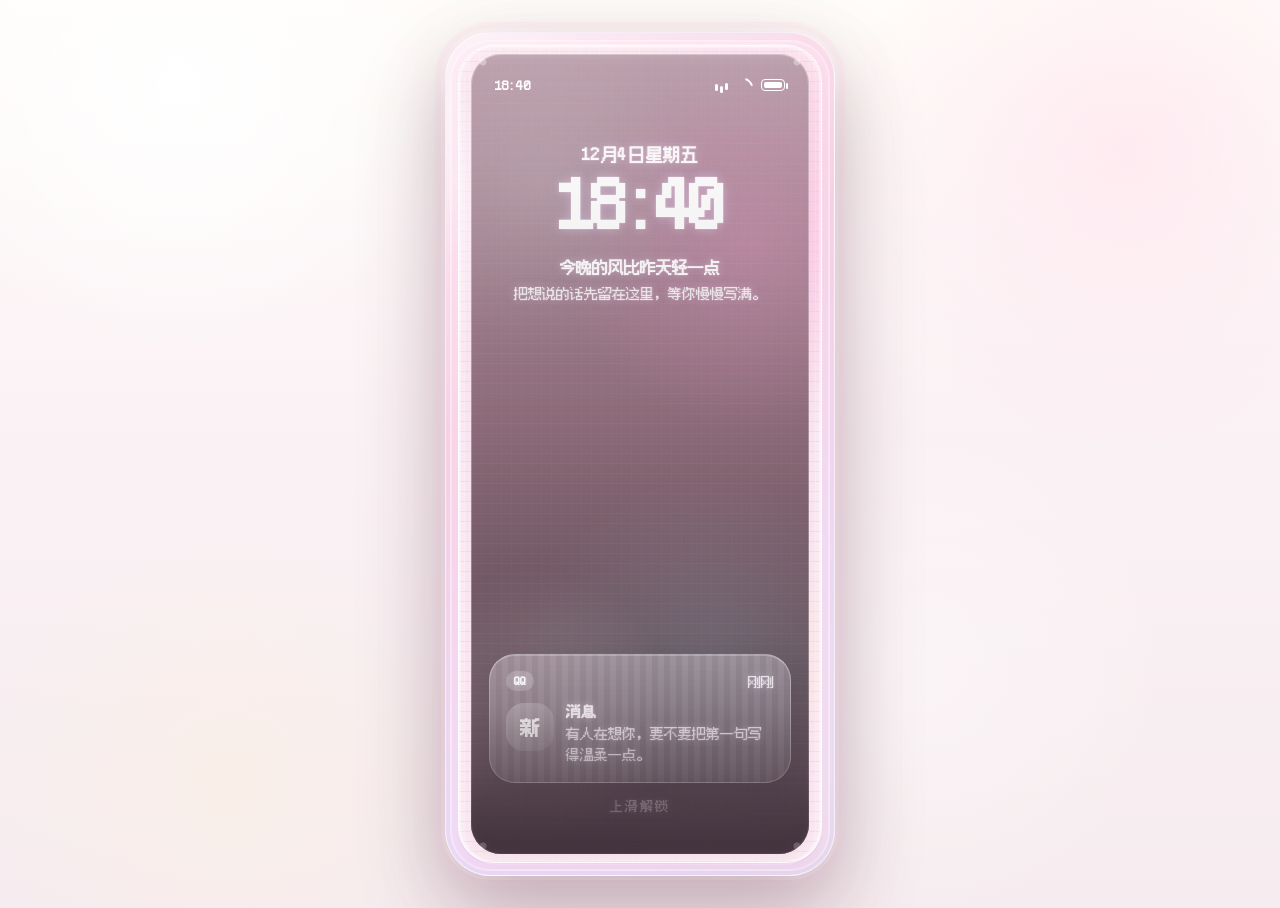
<file: milk-mist-love-phone/index.html>
<!doctype html>
<html lang="zh-CN">
  <head>
    <meta charset="UTF-8" />
    <meta name="viewport" content="width=device-width, initial-scale=1.0, viewport-fit=cover" />
    <meta name="theme-color" content="#f2dfe4" />
    <title>奶雾恋聊机</title>
    <link rel="stylesheet" href="./styles.css" />
  </head>
  <body>
    <main class="stage">
      <div class="phone-frame" id="phoneFrame">
        <div class="dynamic-island" aria-hidden="true"></div>
        <div class="screen-surface">
          <section class="base-screen lock-screen" id="lockScreen" aria-label="锁屏">
            <div class="status-bar lock-status-bar">
              <span class="status-time" data-clock>00:00</span>
              <div class="status-icons" aria-hidden="true">
                <span class="signal-bars"></span>
                <span class="wifi-icon"></span>
                <span class="battery-icon"></span>
              </div>
            </div>

            <div class="lock-copy">
              <p class="lock-date" id="lockDate">4月3日 星期五</p>
              <h1 class="lock-time" id="lockTime">00:00</h1>
              <div class="lock-story">
                <p class="lock-story-title" data-bind="lockTitle">今晚的风比昨天轻一点</p>
                <p class="lock-story-body" data-bind="lockCopy">把想说的话先留在这里，等你慢慢写满。</p>
              </div>
            </div>

            <button class="lock-notification" id="lockNotification" type="button" aria-label="从通知打开聊天">
              <div class="lock-notice-app">
                <span class="lock-notice-badge">QQ</span>
                <span>刚刚</span>
              </div>
              <div class="lock-notice-main">
                <div class="lock-notice-avatar" data-avatar-letter>聊</div>
                <div class="lock-notice-text">
                  <strong data-bind="lockNoticeTitle">消息</strong>
                  <span data-bind="lockNoticeBody">有人在想你，要不要把第一句写得温柔一点。</span>
                </div>
              </div>
            </button>

            <div class="unlock-zone" id="unlockZone">
              <p class="unlock-copy">上滑解锁</p>
              <button class="home-pill" id="unlockHandle" type="button" aria-label="上滑解锁"></button>
            </div>
          </section>

          <section class="base-screen home-screen" id="homeScreen" aria-label="主屏幕">
            <div class="status-bar home-status-bar">
              <span class="status-time" data-clock>00:00</span>
              <div class="status-icons" aria-hidden="true">
                <span class="signal-bars"></span>
                <span class="wifi-icon"></span>
                <span class="battery-icon"></span>
              </div>
            </div>

            <div class="home-widgets">
              <button class="widget-card widget-large" id="heroWidget" type="button">
                <span class="widget-kicker">留给今天</span>
                <strong data-bind="primaryWidgetTitle">今天想记住</strong>
                <p data-bind="primaryWidgetBody">傍晚五点十七分，云有一点粉。</p>
              </button>

              <button class="widget-card widget-media" id="mediaWidget" type="button">
                <div class="media-widget-copy">
                  <span class="widget-kicker" data-bind="mediaWidgetLabel">为你做的</span>
                  <p data-bind="mediaWidgetBody">这里可以放一张图，或者一句只想给某个人看的话。</p>
                </div>
                <div class="media-thumb" id="mediaThumb">
                  <img id="mediaThumbImage" alt="主屏多媒体卡片" />
                  <span class="media-placeholder">照片</span>
                </div>
              </button>
            </div>

            <div class="icon-grid">
              <button class="app-icon" id="messagesIcon" data-open-app="messages" type="button">
                <span class="icon-squircle icon-messages">
                  <span class="icon-bubble"></span>
                </span>
                <span class="icon-label">消息</span>
              </button>

              <button class="app-icon" type="button">
                <span class="icon-squircle icon-photos">
                  <span class="petal petal-a"></span>
                  <span class="petal petal-b"></span>
                  <span class="petal petal-c"></span>
                  <span class="petal petal-d"></span>
                </span>
                <span class="icon-label">照片</span>
              </button>

              <button class="app-icon" type="button">
                <span class="icon-squircle icon-notes"></span>
                <span class="icon-label">备忘录</span>
              </button>

              <button class="app-icon" id="settingsIcon" data-open-app="settings" type="button">
                <span class="icon-squircle icon-settings">
                  <span class="gear-core"></span>
                </span>
                <span class="icon-label">设置</span>
              </button>

              <button class="app-icon" type="button">
                <span class="icon-squircle icon-calendar">
                  <span class="calendar-top"></span>
                  <span class="calendar-date">18</span>
                </span>
                <span class="icon-label">日历</span>
              </button>

              <button class="app-icon" type="button">
                <span class="icon-squircle icon-weather">
                  <span class="sun-core"></span>
                  <span class="cloud-shape"></span>
                </span>
                <span class="icon-label">天气</span>
              </button>
            </div>

            <div class="dock">
              <button class="dock-icon" type="button">
                <span class="icon-squircle icon-phone"></span>
              </button>
              <button class="dock-icon" type="button">
                <span class="icon-squircle icon-camera"></span>
              </button>
              <button class="dock-icon" type="button">
                <span class="icon-squircle icon-music"></span>
              </button>
              <button class="dock-icon" type="button">
                <span class="icon-squircle icon-browser"></span>
              </button>
            </div>

            <button class="home-pill home-pill-home" id="homeIdlePill" type="button" aria-label="主屏手势条"></button>
          </section>

          <section class="app-shell messages-shell" id="messagesShell" aria-hidden="true" data-page="list">
            <div class="messages-window">
              <div class="messages-pages">
                <section class="messages-page messages-list-page" aria-label="聊天列表">
                  <header class="qq-header">
                    <div class="qq-header-copy">
                      <span class="qq-kicker">QQ</span>
                      <h2>消息</h2>
                    </div>
                    <button class="qq-header-action" id="messagesCloseButton" type="button" aria-label="回到主屏">完成</button>
                  </header>

                  <div class="qq-search-bar">搜索</div>
                  <div class="messages-tabs" aria-hidden="true">
                    <span class="messages-tab is-active">全部</span>
                    <span class="messages-tab">在线</span>
                    <span class="messages-tab">特别关心</span>
                  </div>

                  <div class="chat-group">
                    <button class="chat-row chat-row-primary" id="openThreadButton" type="button">
                      <div class="chat-avatar-wrap">
                        <div class="chat-avatar chat-avatar-primary" data-avatar-letter>聊</div>
                        <span class="chat-online-dot"></span>
                      </div>
                      <div class="chat-main">
                        <div class="chat-meta">
                          <strong data-bind="threadName">新消息</strong>
                          <span class="chat-tag chat-tag-special">特别关心</span>
                        </div>
                        <p data-bind="threadPreview">晚一点回也没关系，我还在。</p>
                        <div class="chat-subline">
                          <span data-bind="chatSubtitle">在线</span>
                          <span>刚刚回过你</span>
                        </div>
                      </div>
                      <div class="chat-side">
                        <span class="chat-time">刚刚</span>
                        <span class="chat-badge" id="threadBadge" data-bind="threadBadge">1</span>
                      </div>
                    </button>

                    <div class="chat-row chat-row-muted">
                      <div class="chat-avatar-wrap">
                        <div class="chat-avatar chat-avatar-soft">群</div>
                      </div>
                      <div class="chat-main">
                        <div class="chat-meta">
                          <strong>宿舍小群（3）</strong>
                          <span class="chat-tag chat-tag-group">群聊</span>
                        </div>
                        <p>[阿宁]: 今晚点外卖要不要顺便帮你带一份？</p>
                        <div class="chat-subline">
                          <span>3条未读</span>
                          <span>有人@你</span>
                        </div>
                      </div>
                      <div class="chat-side">
                        <span class="chat-time">18:24</span>
                        <span class="chat-badge chat-badge-soft">3</span>
                      </div>
                    </div>

                    <div class="chat-row chat-row-muted">
                      <div class="chat-avatar-wrap">
                        <div class="chat-avatar chat-avatar-soft">传</div>
                      </div>
                      <div class="chat-main">
                        <div class="chat-meta">
                          <strong>文件传输助手</strong>
                        </div>
                        <p>你收到了一张图片：IMG_0403.PNG</p>
                        <div class="chat-subline">
                          <span>图片 1 张</span>
                          <span>可转发</span>
                        </div>
                      </div>
                      <div class="chat-side">
                        <span class="chat-time">昨天</span>
                      </div>
                    </div>

                    <div class="chat-row chat-row-muted">
                      <div class="chat-avatar-wrap">
                        <div class="chat-avatar chat-avatar-soft">邮</div>
                      </div>
                      <div class="chat-main">
                        <div class="chat-meta">
                          <strong>QQ邮箱提醒</strong>
                          <span class="chat-tag chat-tag-system">系统</span>
                        </div>
                        <p>你有一封新的邮件：面试时间确认</p>
                        <div class="chat-subline">
                          <span>未读邮件</span>
                          <span>17:02</span>
                        </div>
                      </div>
                      <div class="chat-side">
                        <span class="chat-time">17:02</span>
                      </div>
                    </div>

                    <div class="chat-row chat-row-muted">
                      <div class="chat-avatar-wrap">
                        <div class="chat-avatar chat-avatar-soft">新</div>
                      </div>
                      <div class="chat-main">
                        <div class="chat-meta">
                          <strong>新的朋友</strong>
                        </div>
                        <p>「晚风收信机」通过了你的好友申请</p>
                        <div class="chat-subline">
                          <span>好友通知</span>
                          <span>昨晚</span>
                        </div>
                      </div>
                      <div class="chat-side">
                        <span class="chat-time">昨晚</span>
                      </div>
                    </div>
                  </div>
                </section>

                <section class="messages-page chat-thread-page" aria-label="聊天详情">
                  <header class="thread-header">
                    <button class="thread-back" id="threadBackButton" type="button">消息</button>
                    <div class="thread-title">
                      <strong data-bind="chatTitle">新对话</strong>
                      <span data-bind="chatSubtitle">在线</span>
                    </div>
                    <button class="thread-more" type="button" aria-label="更多">•••</button>
                  </header>

                  <div class="thread-scene">
                    <div class="thread-day">22:29</div>

                    <div class="message-group message-group-incoming message-group-cute">
                      <div class="thread-avatar thread-avatar-incoming" data-avatar-letter>恋</div>
                      <div class="message-stack message-stack-cute">
                        <span class="message-name" data-bind="chatTitle">新对话</span>
                        <div class="chat-bubble chat-bubble-incoming chat-bubble-cute">在忙吗？</div>
                        <div class="chat-bubble chat-bubble-incoming chat-bubble-cute">刚刚路过便利店，看到一个很像你的糖果机。</div>
                      </div>
                    </div>

                    <div class="message-group message-group-outgoing message-group-cute">
                      <div class="message-stack message-stack-cute">
                        <div class="chat-bubble chat-bubble-outgoing chat-bubble-cute-out">哪有……</div>
                      </div>
                      <div class="thread-avatar thread-avatar-outgoing">我</div>
                    </div>

                    <div class="message-group message-group-incoming message-group-cute">
                      <div class="thread-avatar thread-avatar-incoming" data-avatar-letter>恋</div>
                      <div class="message-stack message-stack-cute">
                        <div class="chat-bubble chat-bubble-incoming chat-bubble-cute">明明就很像，都是甜的。</div>
                      </div>
                    </div>

                    <div class="message-group message-group-outgoing message-group-cute">
                      <div class="message-stack message-stack-cute">
                        <div class="chat-bubble chat-bubble-outgoing chat-bubble-cute-out">那你有想我吗</div>
                        <div class="chat-bubble chat-bubble-outgoing chat-bubble-cute-out chat-bubble-small">一点点也算</div>
                      </div>
                      <div class="thread-avatar thread-avatar-outgoing">我</div>
                    </div>

                    <div class="message-group message-group-incoming message-group-cute">
                      <div class="thread-avatar thread-avatar-incoming" data-avatar-letter>恋</div>
                      <div class="message-stack message-stack-cute">
                        <div class="chat-bubble chat-bubble-incoming chat-bubble-cute">本来没有想说的。</div>
                        <div class="chat-bubble chat-bubble-incoming chat-bubble-cute" data-bind="incomingBubble">刚刚看到一家很好看的面包店。</div>
                        <div class="chat-mini-card">
                          <span class="chat-mini-kicker">留给你</span>
                          <strong>糖霜草莓泡芙</strong>
                          <p>下次见面的时候，一人一半。</p>
                        </div>
                      </div>
                    </div>

                    <div class="message-group message-group-outgoing message-group-cute">
                      <div class="message-stack message-stack-cute">
                        <div class="chat-bubble chat-bubble-outgoing chat-bubble-cute-out">其实有。</div>
                        <div class="chat-bubble chat-bubble-outgoing chat-bubble-cute-out" data-bind="outgoingBubble">下次路过的时候，拍给我看看。</div>
                        <span class="chat-bubble-meta">已送达</span>
                      </div>
                      <div class="thread-avatar thread-avatar-outgoing">我</div>
                    </div>

                    <div class="thread-system-tip">你们正在使用糖果私聊主题，对话会自动保存到回忆页。</div>
                  </div>

                  <div class="thread-toolbar">
                    <span>语音</span>
                    <span>图片</span>
                    <span>送礼</span>
                  </div>

                  <div class="thread-input-shell">
                    <div class="thread-input">把下一句想说的话，先在这里存一下。</div>
                    <button class="thread-send" type="button">+</button>
                  </div>
                </section>
              </div>

              <button class="home-pill app-pill" id="messagesHomePill" type="button" aria-label="返回主屏"></button>
            </div>
          </section>

          <section class="app-shell settings-shell" id="settingsShell" aria-hidden="true">
            <div class="settings-window">
              <header class="settings-header">
                <div class="settings-title-block">
                  <span class="settings-kicker">人设与导入</span>
                  <h2>设置</h2>
                </div>
                <button class="settings-done" id="settingsDoneButton" type="button">完成</button>
              </header>

              <div class="settings-scroll">
                <section class="settings-hero-card">
                  <span class="settings-hero-kicker">当前关系壳</span>
                  <strong data-bind="personaName">未命名关系</strong>
                  <p>这台手机先把系统手感立住，内容和人设都从这里慢慢灌进去。</p>
                </section>

                <form class="settings-form" id="configForm">
                  <section class="settings-card">
                    <div class="section-heading">
                      <span>基础</span>
                      <strong>人设名片</strong>
                    </div>
                    <label class="field-row">
                      <span>人设名称</span>
                      <input class="field-control" name="personaName" type="text" />
                    </label>
                  </section>

                  <section class="settings-card">
                    <div class="section-heading">
                      <span>锁屏</span>
                      <strong>第一眼情绪</strong>
                    </div>
                    <label class="field-row">
                      <span>标题</span>
                      <input class="field-control" name="lockTitle" type="text" />
                    </label>
                    <label class="field-row">
                      <span>说明</span>
                      <textarea class="field-control field-control-textarea" name="lockCopy" rows="3"></textarea>
                    </label>
                    <label class="field-row">
                      <span>通知标题</span>
                      <input class="field-control" name="lockNoticeTitle" type="text" />
                    </label>
                    <label class="field-row">
                      <span>通知内容</span>
                      <textarea class="field-control field-control-textarea" name="lockNoticeBody" rows="3"></textarea>
                    </label>
                  </section>

                  <section class="settings-card">
                    <div class="section-heading">
                      <span>主屏</span>
                      <strong>两块恋爱组件</strong>
                    </div>
                    <label class="field-row">
                      <span>大卡标题</span>
                      <input class="field-control" name="primaryWidgetTitle" type="text" />
                    </label>
                    <label class="field-row">
                      <span>大卡内容</span>
                      <textarea class="field-control field-control-textarea" name="primaryWidgetBody" rows="3"></textarea>
                    </label>
                    <label class="field-row">
                      <span>小卡标签</span>
                      <input class="field-control" name="mediaWidgetLabel" type="text" />
                    </label>
                    <label class="field-row">
                      <span>小卡内容</span>
                      <textarea class="field-control field-control-textarea" name="mediaWidgetBody" rows="3"></textarea>
                    </label>
                    <label class="field-row">
                      <span>图片链接</span>
                      <input class="field-control" name="mediaWidgetImage" type="url" placeholder="https://" />
                    </label>
                  </section>

                  <section class="settings-card">
                    <div class="section-heading">
                      <span>聊天</span>
                      <strong>列表与单聊</strong>
                    </div>
                    <label class="field-row">
                      <span>列表昵称</span>
                      <input class="field-control" name="threadName" type="text" />
                    </label>
                    <label class="field-row">
                      <span>列表预览</span>
                      <textarea class="field-control field-control-textarea" name="threadPreview" rows="2"></textarea>
                    </label>
                    <label class="field-row">
                      <span>未读数字</span>
                      <input class="field-control" name="threadBadge" type="text" inputmode="numeric" />
                    </label>
                    <label class="field-row">
                      <span>聊天标题</span>
                      <input class="field-control" name="chatTitle" type="text" />
                    </label>
                    <label class="field-row">
                      <span>副标题</span>
                      <input class="field-control" name="chatSubtitle" type="text" />
                    </label>
                    <label class="field-row">
                      <span>对方气泡</span>
                      <textarea class="field-control field-control-textarea" name="incomingBubble" rows="3"></textarea>
                    </label>
                    <label class="field-row">
                      <span>你的气泡</span>
                      <textarea class="field-control field-control-textarea" name="outgoingBubble" rows="3"></textarea>
                    </label>
                  </section>
                </form>

                <section class="settings-card settings-card-actions">
                  <div class="section-heading">
                    <span>JSON</span>
                    <strong>导入与导出</strong>
                  </div>
                  <label class="field-row">
                    <span>粘贴配置</span>
                    <textarea class="field-control field-control-textarea" id="jsonPayload" rows="6" placeholder="在这里粘贴 JSON 配置"></textarea>
                  </label>
                  <label class="field-row field-row-file">
                    <span>导入文件</span>
                    <input class="field-control field-control-file" id="jsonFileInput" type="file" accept="application/json" />
                  </label>
                  <div class="action-row">
                    <button class="action-button action-button-primary" id="importJsonButton" type="button">导入 JSON</button>
                    <button class="action-button" id="exportJsonButton" type="button">导出 JSON</button>
                    <button class="action-button action-button-soft" id="resetConfigButton" type="button">恢复默认</button>
                  </div>
                  <p class="settings-feedback" id="settingsFeedback">配置会自动保存在当前浏览器。</p>
                </section>
              </div>

              <button class="home-pill app-pill" id="settingsHomePill" type="button" aria-label="返回主屏"></button>
            </div>
          </section>
        </div>
      </div>
    </main>

    <script src="./app.js"></script>
  </body>
</html>
</file>
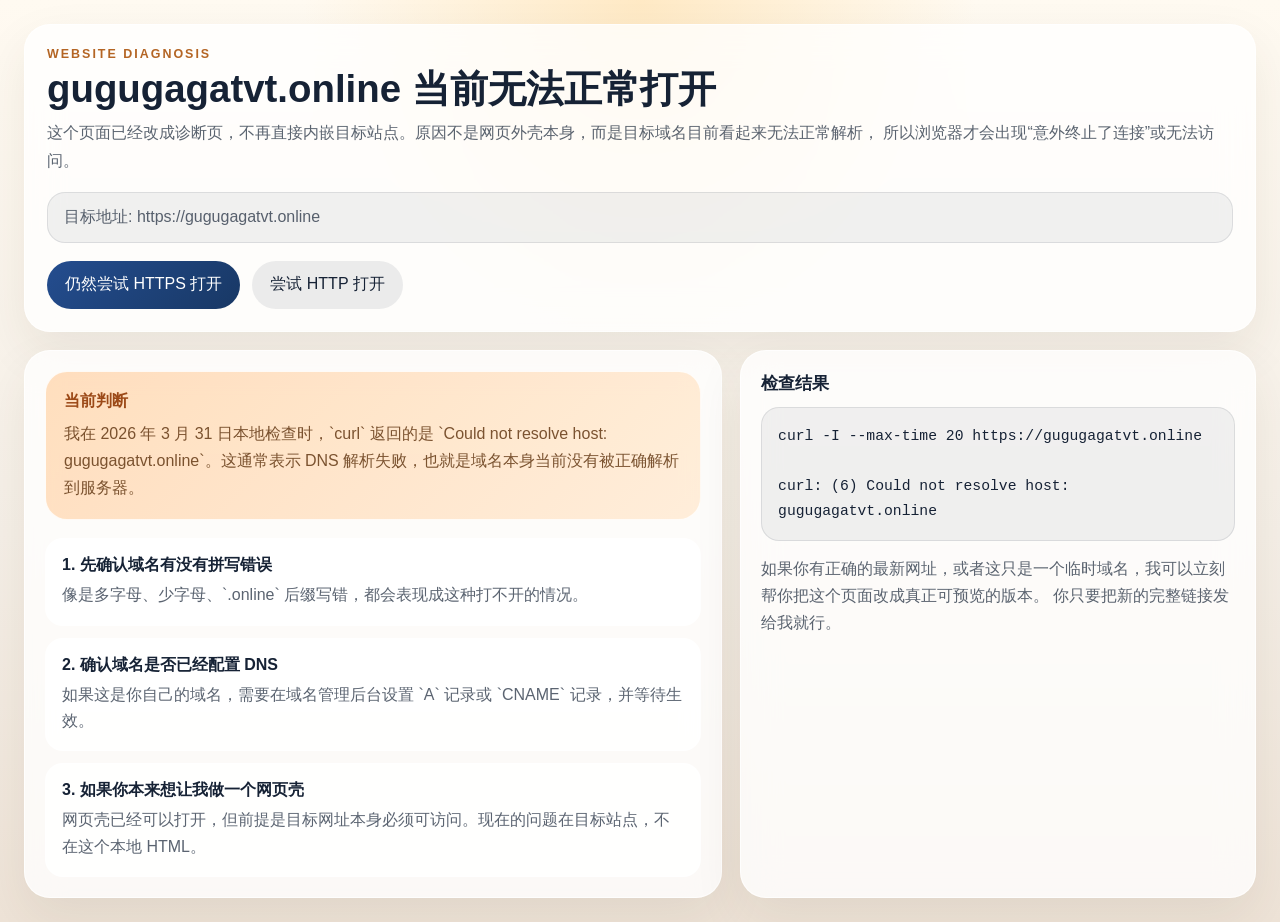
<file: gugugagatvt.online.html>
<!DOCTYPE html>
<html lang="zh-CN">
  <head>
    <meta charset="UTF-8" />
    <meta name="viewport" content="width=device-width, initial-scale=1.0" />
    <title>gugugagatvt.online 诊断页</title>
    <style>
      :root {
        --bg: #f5efe7;
        --panel: rgba(255, 255, 255, 0.78);
        --panel-strong: rgba(255, 255, 255, 0.88);
        --text: #162235;
        --text-soft: rgba(22, 34, 53, 0.7);
        --line: rgba(22, 34, 53, 0.1);
        --accent: #244d8f;
        --accent-strong: #183865;
        --warn: #9c4a18;
      }

      * {
        box-sizing: border-box;
      }

      html,
      body {
        margin: 0;
        min-height: 100%;
      }

      body {
        font-family: -apple-system, BlinkMacSystemFont, "Segoe UI", "PingFang SC", sans-serif;
        color: var(--text);
        background:
          radial-gradient(circle at top, rgba(255, 230, 188, 0.84), transparent 30%),
          linear-gradient(180deg, #fffaf1 0%, var(--bg) 58%, #eee3d7 100%);
      }

      a,
      button {
        font: inherit;
      }

      .page {
        min-height: 100vh;
        display: grid;
        gap: 18px;
        padding: 24px;
      }

      .panel {
        background: var(--panel);
        border: 1px solid rgba(255, 255, 255, 0.72);
        backdrop-filter: blur(18px);
        box-shadow: 0 20px 50px rgba(70, 48, 20, 0.08);
        border-radius: 26px;
      }

      .hero {
        padding: 22px;
      }

      .eyebrow {
        margin: 0 0 8px;
        font-size: 0.78rem;
        letter-spacing: 0.16em;
        text-transform: uppercase;
        color: #b46524;
        font-weight: 700;
      }

      h1,
      h2,
      h3,
      p {
        margin: 0;
      }

      h1 {
        font-size: clamp(1.7rem, 3vw, 2.5rem);
        line-height: 1.05;
      }

      .desc {
        margin-top: 10px;
        line-height: 1.7;
        color: var(--text-soft);
      }

      .url-box {
        margin-top: 18px;
        padding: 14px 16px;
        border-radius: 18px;
        background: rgba(22, 34, 53, 0.06);
        border: 1px solid var(--line);
        color: var(--text-soft);
        word-break: break-all;
      }

      .actions {
        margin-top: 18px;
        display: flex;
        flex-wrap: wrap;
        gap: 12px;
      }

      .action {
        min-height: 48px;
        padding: 0 18px;
        border-radius: 999px;
        display: inline-flex;
        align-items: center;
        justify-content: center;
        text-decoration: none;
        border: 0;
      }

      .action-primary {
        color: #fff;
        background: linear-gradient(135deg, var(--accent), var(--accent-strong));
      }

      .action-secondary {
        color: var(--text);
        background: rgba(22, 34, 53, 0.08);
      }

      .content {
        display: grid;
        grid-template-columns: 1.15fr 0.85fr;
        gap: 18px;
      }

      .card {
        padding: 20px;
      }

      .status-banner {
        border-radius: 22px;
        padding: 18px;
        background: linear-gradient(135deg, rgba(255, 210, 166, 0.72), rgba(255, 232, 205, 0.72));
        border: 1px solid rgba(255, 255, 255, 0.82);
      }

      .status-banner strong {
        display: block;
        margin-bottom: 8px;
        font-size: 1.02rem;
        color: var(--warn);
      }

      .status-banner p {
        line-height: 1.7;
        color: rgba(101, 58, 22, 0.86);
      }

      .steps {
        margin-top: 18px;
        display: grid;
        gap: 12px;
      }

      .step {
        padding: 16px;
        border-radius: 18px;
        background: var(--panel-strong);
        border: 1px solid rgba(255, 255, 255, 0.84);
      }

      .step strong {
        display: block;
        margin-bottom: 6px;
      }

      .step p {
        color: var(--text-soft);
        line-height: 1.65;
      }

      .mini-title {
        margin-bottom: 12px;
        font-size: 1.08rem;
      }

      .code-box {
        padding: 16px;
        border-radius: 18px;
        background: rgba(22, 34, 53, 0.06);
        border: 1px solid var(--line);
        font-family: ui-monospace, SFMono-Regular, Menlo, Monaco, Consolas, monospace;
        font-size: 0.92rem;
        line-height: 1.7;
        white-space: pre-wrap;
        word-break: break-word;
      }

      .note {
        margin-top: 14px;
        color: var(--text-soft);
        line-height: 1.7;
      }

      @media (max-width: 900px) {
        .content {
          grid-template-columns: 1fr;
        }
      }

      @media (max-width: 640px) {
        .page {
          padding: 14px;
        }

        .panel {
          border-radius: 20px;
        }

        .hero,
        .card {
          padding: 18px;
        }
      }
    </style>
  </head>
  <body>
    <main class="page">
      <section class="panel hero">
        <p class="eyebrow">Website Diagnosis</p>
        <h1>gugugagatvt.online 当前无法正常打开</h1>
        <p class="desc">
          这个页面已经改成诊断页，不再直接内嵌目标站点。原因不是网页外壳本身，而是目标域名目前看起来无法正常解析，
          所以浏览器才会出现“意外终止了连接”或无法访问。
        </p>

        <div class="url-box">目标地址: https://gugugagatvt.online</div>

        <div class="actions">
          <a class="action action-primary" href="https://gugugagatvt.online" target="_blank" rel="noreferrer noopener">
            仍然尝试 HTTPS 打开
          </a>
          <a class="action action-secondary" href="http://gugugagatvt.online" target="_blank" rel="noreferrer noopener">
            尝试 HTTP 打开
          </a>
        </div>
      </section>

      <section class="content">
        <section class="panel card">
          <div class="status-banner">
            <strong>当前判断</strong>
            <p>
              我在 2026 年 3 月 31 日本地检查时，`curl` 返回的是 `Could not resolve host:
              gugugagatvt.online`。这通常表示 DNS 解析失败，也就是域名本身当前没有被正确解析到服务器。
            </p>
          </div>

          <div class="steps">
            <div class="step">
              <strong>1. 先确认域名有没有拼写错误</strong>
              <p>像是多字母、少字母、`.online` 后缀写错，都会表现成这种打不开的情况。</p>
            </div>

            <div class="step">
              <strong>2. 确认域名是否已经配置 DNS</strong>
              <p>如果这是你自己的域名，需要在域名管理后台设置 `A` 记录或 `CNAME` 记录，并等待生效。</p>
            </div>

            <div class="step">
              <strong>3. 如果你本来想让我做一个网页壳</strong>
              <p>网页壳已经可以打开，但前提是目标网址本身必须可访问。现在的问题在目标站点，不在这个本地 HTML。</p>
            </div>
          </div>
        </section>

        <aside class="panel card">
          <h2 class="mini-title">检查结果</h2>
          <div class="code-box">curl -I --max-time 20 https://gugugagatvt.online

curl: (6) Could not resolve host: gugugagatvt.online</div>

          <p class="note">
            如果你有正确的最新网址，或者这只是一个临时域名，我可以立刻帮你把这个页面改成真正可预览的版本。
            你只要把新的完整链接发给我就行。
          </p>
        </aside>
      </section>
    </main>
  </body>
</html>
</file>
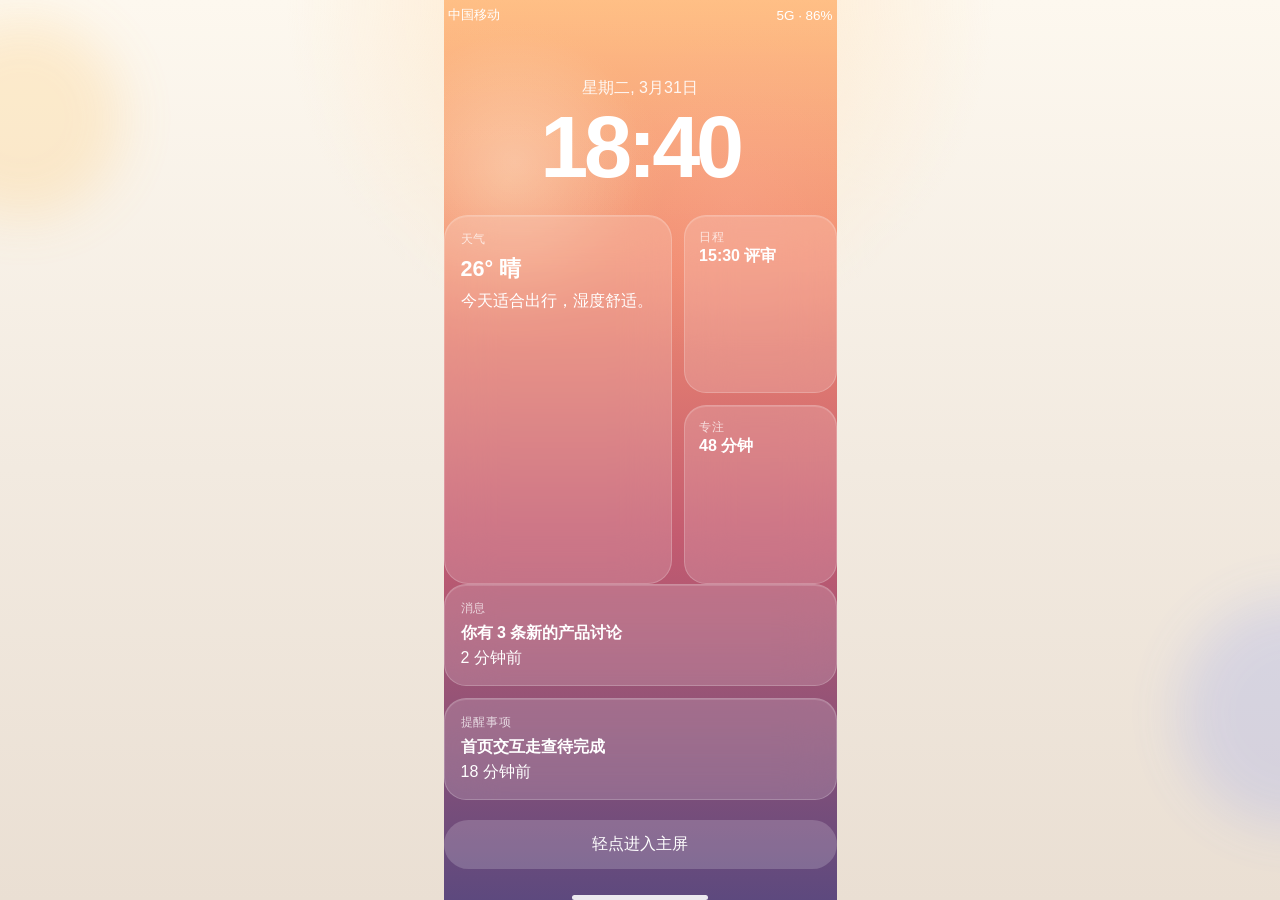
<file: iphone-demo.html>
<!DOCTYPE html>
<html lang="zh-CN">
  <head>
    <meta charset="UTF-8" />
    <meta name="viewport" content="width=device-width, initial-scale=1.0, viewport-fit=cover" />
    <meta name="apple-mobile-web-app-capable" content="yes" />
    <meta name="apple-mobile-web-app-status-bar-style" content="black-translucent" />
    <title>iPhone Demo Frame</title>
    <style>
      :root {
        --bg: #ece5dc;
        --panel: rgba(255, 255, 255, 0.62);
        --panel-strong: rgba(255, 255, 255, 0.78);
        --line: rgba(255, 255, 255, 0.26);
        --text: #132238;
        --text-soft: rgba(19, 34, 56, 0.68);
        --phone-shell: linear-gradient(180deg, #1f2732 0%, #0e1117 100%);
        --wallpaper:
          radial-gradient(circle at 16% 20%, rgba(255, 214, 161, 0.36), transparent 20%),
          radial-gradient(circle at 74% 22%, rgba(255, 176, 161, 0.24), transparent 22%),
          linear-gradient(180deg, #ffbb7e 0%, #f08b71 30%, #c35b70 60%, #5d497e 100%);
        --wallpaper-dark:
          radial-gradient(circle at 16% 20%, rgba(163, 190, 255, 0.22), transparent 20%),
          radial-gradient(circle at 74% 22%, rgba(122, 132, 255, 0.18), transparent 24%),
          linear-gradient(180deg, #0d1732 0%, #172344 32%, #302763 63%, #130f27 100%);
        --glass: rgba(255, 255, 255, 0.16);
        --glass-strong: rgba(255, 255, 255, 0.22);
        --shadow: 0 30px 80px rgba(23, 26, 35, 0.28);
        --icon-shadow: 0 16px 30px rgba(19, 25, 39, 0.22);
      }

      * {
        box-sizing: border-box;
      }

      html,
      body {
        margin: 0;
        min-height: 100%;
      }

      body {
        font-family: -apple-system, BlinkMacSystemFont, "SF Pro Display", "PingFang SC", sans-serif;
        background:
          radial-gradient(circle at top, rgba(255, 229, 196, 0.94), transparent 32%),
          linear-gradient(180deg, #fdf8ef 0%, #f2eae0 52%, #eadfd3 100%);
        color: var(--text);
      }

      button,
      input {
        font: inherit;
      }

      button {
        border: 0;
        cursor: pointer;
      }

      .scene {
        min-height: 100vh;
        min-height: 100dvh;
        display: flex;
        justify-content: center;
        align-items: stretch;
        padding: 0;
      }

      @media (max-width: 768px) {
        body { background: #000; }
        .scene {
          display: flex;
          flex-direction: column;
          padding: 0;
          min-height: 100vh;
          min-height: 100dvh;
        }
        .side-panel { display: none; }
        .device-stage {
          flex: 1;
          width: 100%;
          display: flex;
          justify-content: center;
          align-items: stretch;
        }
        .iphone {
          width: 100%;
          min-height: 100vh;
          min-height: 100dvh;
          border-radius: 0;
          box-shadow: none;
        }
        .screen {
          border-radius: 0;
          min-height: calc(100vh - 28px);
          min-height: calc(100dvh - 28px);
        }
        .glow { display: none; }
      }

      .side-panel {
        padding: 24px;
        border-radius: 28px;
        background: var(--panel);
        border: 1px solid rgba(255, 255, 255, 0.72);
        backdrop-filter: blur(24px);
        box-shadow: 0 22px 54px rgba(101, 73, 43, 0.1);
      }

      .eyebrow {
        margin: 0 0 8px;
        font-size: 0.78rem;
        letter-spacing: 0.16em;
        text-transform: uppercase;
        color: #be6323;
        font-weight: 700;
      }

      h1,
      h2,
      h3,
      p {
        margin: 0;
      }

      .side-panel h1 {
        font-size: clamp(2rem, 3.8vw, 2.9rem);
        line-height: 1.02;
        letter-spacing: -0.04em;
      }

      .lead {
        margin-top: 16px;
        line-height: 1.7;
        color: var(--text-soft);
      }

      .feature-list {
        margin: 20px 0 0;
        padding-left: 18px;
        line-height: 1.9;
        color: var(--text-soft);
      }

      .control-grid {
        margin-top: 18px;
        display: grid;
        gap: 10px;
      }

      .control-button {
        padding: 13px 16px;
        border-radius: 16px;
        text-align: left;
        color: var(--text);
        background: rgba(19, 34, 56, 0.08);
      }

      .control-button.is-active {
        color: #fff;
        background: linear-gradient(135deg, #182434, #334664);
      }

      .device-stage {
        flex: 0 0 auto;
        width: min(100%, 393px);
        display: flex;
        flex-direction: column;
        height: 100vh;
        height: 100dvh;
      }

      .iphone {
        flex: 1;
        display: flex;
        flex-direction: column;
        width: 100%;
        padding: 0;
        border-radius: 0;
        background: none;
        box-shadow: none;
        position: relative;
      }

      .glow {
        position: absolute;
        border-radius: 999px;
        filter: blur(26px);
        opacity: 0.7;
        pointer-events: none;
      }

      .glow-one {
        width: 200px;
        height: 200px;
        background: rgba(255, 193, 92, 0.32);
        top: 2%;
        left: -6%;
      }

      .glow-two {
        width: 230px;
        height: 230px;
        background: rgba(102, 132, 255, 0.24);
        bottom: 8%;
        right: -10%;
      }

      .dynamic-island { display: none; }

      .screen {
        flex: 1;
        border-radius: 0;
        overflow: hidden;
        position: relative;
        background: var(--wallpaper);
        padding: 0;
      }

      .iphone[data-theme="night"] .screen {
        background: var(--wallpaper-dark);
      }

      .screen::before {
        content: "";
        position: absolute;
        inset: 0;
        background:
          linear-gradient(180deg, rgba(255, 255, 255, 0.06), transparent 26%),
          radial-gradient(circle at 18% 18%, rgba(255, 255, 255, 0.22), transparent 16%);
        pointer-events: none;
      }

      .view {
        position: absolute;
        inset: 0;
        z-index: 1;
        transform: translateY(100%);
        transition: transform 380ms cubic-bezier(.22,1,.36,1), visibility 0s 380ms;
        overflow-y: auto;
        visibility: hidden;
      }

      .view.is-active {
        transform: translateY(0);
        transition: transform 380ms cubic-bezier(.22,1,.36,1), visibility 0s 0s;
        visibility: visible;
      }

      .view.is-above {
        transform: translateY(-100%);
        visibility: hidden;
      }

      .view.is-below {
        transform: translateY(100%);
        visibility: hidden;
      }

      .lock-view {
        color: #fff;
        min-height: 760px;
        display: grid;
        grid-template-rows: auto auto 1fr auto auto;
      }

      .lock-top {
        display: flex;
        justify-content: space-between;
        align-items: center;
        padding: 6px 4px 0;
        font-size: 0.84rem;
      }

      .lock-clock {
        text-align: center;
        margin-top: 54px;
      }

      .lock-date {
        font-size: 1rem;
        opacity: 0.9;
      }

      .lock-time {
        margin-top: 10px;
        font-size: 5.4rem;
        line-height: 0.9;
        font-weight: 600;
        letter-spacing: -0.05em;
      }

      .lock-widgets {
        margin-top: 28px;
        display: grid;
        grid-template-columns: 1.2fr 0.8fr;
        gap: 12px;
      }

      .widget-card,
      .control-center,
      .library-card,
      .app-card,
      .info-card,
      .quick-tile,
      .mini-widget,
      .dock,
      .search-pill,
      .notification-card {
        background: var(--glass);
        border: 1px solid rgba(255, 255, 255, 0.2);
        backdrop-filter: blur(24px);
        box-shadow: inset 0 1px 0 rgba(255, 255, 255, 0.14);
      }

      .widget-card {
        min-height: 112px;
        border-radius: 24px;
        padding: 16px;
      }

      .widget-card h3 {
        margin-top: 6px;
        font-size: 1.35rem;
      }

      .widget-label {
        font-size: 0.74rem;
        letter-spacing: 0.08em;
        text-transform: uppercase;
        opacity: 0.72;
      }

      .widget-stack {
        display: grid;
        gap: 12px;
      }

      .mini-widget {
        border-radius: 22px;
        padding: 14px;
        min-height: 50px;
      }

      .notification-stack {
        display: grid;
        gap: 12px;
        align-self: end;
        margin-bottom: 20px;
      }

      .notification-card {
        border-radius: 22px;
        padding: 16px;
      }

      .notification-card strong {
        display: block;
        margin: 6px 0 4px;
      }

      .unlock-cta {
        width: 100%;
        padding: 14px 18px;
        border-radius: 999px;
        margin-bottom: 12px;
        color: #fff;
        background: rgba(255, 255, 255, 0.18);
      }

      .home-view {
        color: #fff;
      }

      .status-bar {
        min-height: 58px;
        display: flex;
        justify-content: space-between;
        align-items: center;
        padding: 4px 4px 10px;
      }

      .status-time,
      .status-action {
        background: transparent;
        color: inherit;
      }

      .status-time {
        padding: 8px 10px;
        border-radius: 999px;
        font-weight: 600;
      }

      .status-actions {
        display: flex;
        align-items: center;
        gap: 8px;
      }

      .status-action {
        padding: 8px 10px;
        border-radius: 999px;
        background: rgba(255, 255, 255, 0.12);
      }

      .home-widgets {
        display: grid;
        grid-template-columns: 1.2fr 0.8fr;
        gap: 12px;
      }

      .icon-grid {
        margin-top: 18px;
        display: grid;
        grid-template-columns: repeat(4, 1fr);
        gap: 18px 12px;
      }

      .app-icon {
        display: flex;
        flex-direction: column;
        align-items: center;
        gap: 8px;
        background: transparent;
        color: #fff;
      }

      .icon-tile {
        width: 62px;
        height: 62px;
        border-radius: 19px;
        display: grid;
        place-items: center;
        font-weight: 700;
        font-size: 1.36rem;
        box-shadow: var(--icon-shadow);
        transition: transform 180ms ease, box-shadow 180ms ease;
      }

      .app-icon:hover .icon-tile,
      .control-button:hover,
      .status-action:hover,
      .status-time:hover,
      .unlock-cta:hover,
      .quick-tile:hover,
      .library-pill:hover,
      .dock-icon:hover,
      .gesture-bar:hover,
      .segmented-button:hover {
        transform: translateY(-2px);
      }

      .icon-messages { background: linear-gradient(135deg, #6e84ff, #7ed0ff); }
      .icon-music { background: linear-gradient(135deg, #ff6a77, #ffbe74); }
      .icon-camera { background: linear-gradient(135deg, #1b2740, #6d7a98); }
      .icon-maps { background: linear-gradient(135deg, #5fd48a, #31b6b1); }
      .icon-notes { background: linear-gradient(135deg, #ffe27a, #f3a645); color: #5c3815; }
      .icon-health { background: linear-gradient(135deg, #ff7da8, #f14b76); }
      .icon-gallery { background: linear-gradient(135deg, #cc90ff, #ff78b9); }
      .icon-browser { background: linear-gradient(135deg, #77b8ff, #6c7aff); }
      .icon-phone { background: linear-gradient(135deg, #46e28e, #36b96e); }
      .icon-mail { background: linear-gradient(135deg, #7bd5ff, #427fff); }
      .icon-fitness { background: linear-gradient(135deg, #ff7ca6, #f64e7c); }
      .icon-files { background: linear-gradient(135deg, #b7c7ff, #7f95ff); }

      .app-name {
        font-size: 0.8rem;
      }

      .dock {
        margin-top: 24px;
        padding: 12px 14px;
        border-radius: 30px;
        display: grid;
        grid-template-columns: repeat(4, 1fr);
        gap: 10px;
      }

      .dock-icon {
        background: transparent;
      }

      .search-pill {
        margin-top: 14px;
        width: 100%;
        border-radius: 18px;
        padding: 14px 18px;
        color: rgba(255, 255, 255, 0.82);
        text-align: left;
      }

      .gesture-wrap {
        margin-top: 14px;
        display: flex;
        justify-content: center;
      }

      .gesture-bar {
        width: 136px;
        height: 5px;
        border-radius: 999px;
        background: rgba(255, 255, 255, 0.88);
      }

      .library-view {
        color: #fff;
      }

      .library-search {
        margin-top: 10px;
      }

      .library-search input {
        width: 100%;
        padding: 14px 16px;
        border-radius: 18px;
        border: 1px solid rgba(255, 255, 255, 0.16);
        outline: none;
        background: rgba(255, 255, 255, 0.12);
        color: #fff;
      }

      .library-search input::placeholder {
        color: rgba(255, 255, 255, 0.64);
      }

      .library-grid {
        margin-top: 16px;
        display: grid;
        gap: 12px;
      }

      .library-card {
        border-radius: 24px;
        padding: 16px;
      }

      .library-card h3 {
        font-size: 0.98rem;
        margin-bottom: 12px;
      }

      .library-icons {
        display: grid;
        grid-template-columns: repeat(4, 1fr);
        gap: 12px;
      }

      .library-pill {
        display: grid;
        place-items: center;
        width: 54px;
        height: 54px;
        border-radius: 18px;
        background: rgba(255, 255, 255, 0.08);
        color: #fff;
      }

      .control-overlay,
      .app-overlay {
        position: absolute;
        inset: 0;
        z-index: 4;
        pointer-events: none;
        opacity: 0;
        transition: opacity 220ms ease;
      }

      .control-overlay.is-visible,
      .app-overlay.is-visible {
        opacity: 1;
        pointer-events: auto;
      }

      .control-overlay {
        background: rgba(0,0,0,0.5);
        backdrop-filter: blur(12px);
        display: flex;
        align-items: flex-end;
        padding-bottom: 0;
      }

      .control-center-panel {
        width: 100%;
        background: #1c1a17;
        border-radius: 28px 28px 0 0;
        padding: 20px 18px 36px;
        transform: translateY(100%);
        transition: transform 320ms cubic-bezier(.22,1,.36,1);
      }

      .control-overlay.is-visible .control-center-panel {
        transform: translateY(0);
      }

      .cc-header {
        display: flex;
        justify-content: space-between;
        align-items: flex-start;
        margin-bottom: 20px;
      }

      .cc-eyebrow {
        font-size: 10px;
        letter-spacing: 0.12em;
        color: #888;
        font-weight: 600;
        text-transform: uppercase;
        margin-bottom: 4px;
      }

      .cc-title {
        font-size: 22px;
        font-weight: 700;
        color: #fff;
      }

      .cc-close {
        width: 28px; height: 28px;
        border-radius: 50%;
        background: rgba(255,255,255,0.15);
        color: #fff;
        font-size: 13px;
        display: flex;
        align-items: center;
        justify-content: center;
      }

      .cc-sliders {
        display: grid;
        grid-template-columns: 1fr 1fr;
        gap: 12px;
        margin-bottom: 14px;
      }

      .cc-slider-card {
        background: #2a2825;
        border-radius: 18px;
        padding: 14px 14px 18px;
        display: flex;
        flex-direction: column;
        gap: 12px;
        height: 200px;
      }

      .cc-slider-top {
        display: flex;
        justify-content: space-between;
        font-size: 12px;
        color: #aaa;
      }

      .cc-slider-track {
        flex: 1;
        background: #3a3835;
        border-radius: 999px;
        position: relative;
        cursor: pointer;
        overflow: hidden;
      }

      .cc-slider-fill {
        position: absolute;
        bottom: 0; left: 0; right: 0;
        background: #fff;
        border-radius: 999px;
        transition: height .1s;
      }

      .cc-slider-dot {
        position: absolute;
        left: 50%;
        transform: translateX(-50%);
        width: 10px; height: 10px;
        border-radius: 50%;
        background: #e8335a;
        transition: bottom .1s;
        z-index: 2;
      }

      .cc-theme-card {
        background: linear-gradient(135deg, #3d2e1e, #5a3e28);
        border-radius: 18px;
        padding: 16px 18px;
        cursor: pointer;
      }

      .cc-theme-title {
        font-size: 20px;
        font-weight: 700;
        color: #fff;
        margin: 4px 0;
      }

      .cc-theme-sub {
        font-size: 12px;
        color: rgba(255,255,255,0.6);
      }

      .control-center {
        width: 100%;
        height: 100%;
        border-radius: 30px;
        padding: 18px;
        color: #fff;
        background: rgba(20, 23, 33, 0.5);
      }

      .control-top {
        display: flex;
        justify-content: space-between;
        align-items: center;
      }

      .close-pill {
        padding: 10px 14px;
        border-radius: 999px;
        color: #fff;
        background: rgba(255, 255, 255, 0.1);
      }

      .control-layout {
        margin-top: 16px;
        display: grid;
        grid-template-columns: 1.15fr 0.85fr;
        gap: 12px;
      }

      .control-stack {
        display: grid;
        gap: 12px;
      }

      .quick-cluster {
        display: grid;
        grid-template-columns: repeat(2, 1fr);
        gap: 10px;
      }

      .quick-tile {
        min-height: 82px;
        border-radius: 24px;
        padding: 14px;
        text-align: left;
        color: #fff;
      }

      .quick-tile.is-on {
        background: linear-gradient(135deg, rgba(122, 212, 255, 0.48), rgba(107, 133, 255, 0.34));
      }

      .now-playing {
        min-height: 176px;
      }

      .vertical-sliders {
        display: grid;
        gap: 12px;
      }

      .slider-tile,
      .utility-tile {
        border-radius: 28px;
        background: rgba(255, 255, 255, 0.12);
        padding: 16px;
        color: #fff;
      }

      .slider {
        width: 100%;
        margin-top: 10px;
      }

      .utility-grid {
        margin-top: 12px;
        display: grid;
        grid-template-columns: repeat(3, 1fr);
        gap: 10px;
      }

      .utility-tile {
        min-height: 82px;
        display: grid;
        place-items: center;
        text-align: center;
      }

      .app-overlay {
        display: grid;
        place-items: end center;
        padding: 94px 14px 76px;
        background: rgba(8, 10, 16, 0.2);
      }

      .app-overlay.is-fullscreen {
        padding: 0;
        place-items: stretch;
        display: flex;
        flex-direction: column;
      }

      .app-overlay.is-fullscreen .app-card {
        border-radius: 0;
        padding: 0;
        min-height: 100%;
        flex: 1;
        display: flex;
        flex-direction: column;
        transform: none !important;
      }

      .app-overlay.is-fullscreen .app-head {
        padding: 14px 16px 10px;
        background: #12B7F5;
        color: #fff;
        border-radius: 0;
      }

      .app-overlay.is-fullscreen .app-body {
        flex: 1;
        margin-top: 0;
        overflow: hidden;
        height: 100%;
      }

      .app-card {
        width: 100%;
        min-height: 320px;
        border-radius: 32px;
        padding: 20px;
        color: #fff;
        transform-origin: center bottom;
        transform: scale(0.82) translateY(38px);
        opacity: 0;
        transition: transform 260ms cubic-bezier(.22, 1, .36, 1), opacity 260ms ease;
      }

      .app-overlay.is-visible .app-card {
        transform: scale(1) translateY(0);
        opacity: 1;
      }

      .app-head {
        display: flex;
        justify-content: space-between;
        align-items: start;
      }

      .app-head h2 {
        margin-top: 6px;
        font-size: 1.62rem;
      }

      .app-body {
        margin-top: 18px;
        display: grid;
        gap: 12px;
      }

      .segmented-actions {
        display: grid;
        gap: 10px;
      }

      .segmented-button {
        padding: 14px 16px;
        border-radius: 18px;
        text-align: left;
        color: #fff;
        background: rgba(255, 255, 255, 0.12);
      }

      .info-head {
        display: flex;
        justify-content: space-between;
        align-items: center;
      }

      .feed {
        margin-top: 18px;
        display: grid;
        gap: 10px;
        max-height: 580px;
        overflow: auto;
      }

      .feed-item {
        padding: 14px 16px;
        border-radius: 18px;
        background: var(--panel-strong);
        border: 1px solid rgba(255, 255, 255, 0.74);
      }

      .feed-item strong {
        display: block;
        margin-bottom: 4px;
      }

      .feed-item span {
        color: var(--text-soft);
        font-size: 0.92rem;
      }

      @media (max-width: 1200px) {
        .scene {
          grid-template-columns: 1fr;
          justify-items: center;
        }

        .side-panel,
        .device-stage {
          width: min(100%, 680px);
        }
      }

      @media (max-width: 560px) {
        .scene {
          padding: 18px;
          gap: 18px;
        }

        .side-panel {
          padding: 20px;
          border-radius: 22px;
        }

        .iphone {
          min-height: 780px;
          border-radius: 38px;
          padding: 12px;
        }

        .screen {
          min-height: 756px;
        }

        .lock-time {
          font-size: 4.7rem;
        }
      }
    </style>
  </head>
  <body>
    <main class="scene">
      <section class="device-stage">
        <div class="glow glow-one"></div>
        <div class="glow glow-two"></div>

        <div class="iphone" data-theme="day">
          <div class="dynamic-island"></div>

          <section class="screen">
            <section class="view lock-view is-active" data-view="lock">
              <div class="lock-top">
                <span>中国移动</span>
                <span>5G · 86%</span>
              </div>

              <div class="lock-clock">
                <p class="lock-date">星期二, 3月31日</p>
                <h2 class="lock-time">09:41</h2>
              </div>

              <section class="lock-widgets">
                <article class="widget-card">
                  <p class="widget-label">天气</p>
                  <h3>26° 晴</h3>
                  <p style="margin-top:8px;">今天适合出行，湿度舒适。</p>
                </article>
                <div class="widget-stack">
                  <article class="mini-widget">
                    <p class="widget-label">日程</p>
                    <strong>15:30 评审</strong>
                  </article>
                  <article class="mini-widget">
                    <p class="widget-label">专注</p>
                    <strong>48 分钟</strong>
                  </article>
                </div>
              </section>

              <section class="notification-stack">
                <article class="notification-card">
                  <p class="widget-label">消息</p>
                  <strong>你有 3 条新的产品讨论</strong>
                  <span>2 分钟前</span>
                </article>
                <article class="notification-card">
                  <p class="widget-label">提醒事项</p>
                  <strong>首页交互走查待完成</strong>
                  <span>18 分钟前</span>
                </article>
              </section>

              <button class="unlock-cta" data-demo-view="home">轻点进入主屏</button>
              <div class="gesture-wrap">
                <div class="gesture-bar"></div>
              </div>
            </section>

            <section class="view home-view" data-view="home">
              <header class="status-bar">
                <button class="status-time" data-demo-action="lock">09:41</button>
                <div class="status-actions">
                </div>
              </header>

              <section class="home-widgets">
                <article class="widget-card">
                  <p class="widget-label">今日摘要</p>
                  <h3>天气 / 日程 / 待办</h3>
                  <p style="margin-top:8px;">2 个会议，1 个设计确认，电量充足。</p>
                </article>
                <article class="widget-card">
                  <p class="widget-label">播放中</p>
                  <h3>City Pop</h3>
                  <p style="margin-top:8px;">低噪音工作歌单</p>
                </article>
              </section>

              <section class="icon-grid">
                <button class="app-icon" data-app="messages" type="button">
                  <span class="icon-tile icon-messages">M</span>
                  <span class="app-name">消息</span>
                </button>
                <button class="app-icon" data-app="music" type="button">
                  <span class="icon-tile icon-music">♪</span>
                  <span class="app-name">音乐</span>
                </button>
                <button class="app-icon" data-app="camera" type="button">
                  <span class="icon-tile icon-camera">◉</span>
                  <span class="app-name">相机</span>
                </button>
                <button class="app-icon" data-app="maps" type="button">
                  <span class="icon-tile icon-maps">↗</span>
                  <span class="app-name">地图</span>
                </button>
                <button class="app-icon" data-app="notes" type="button">
                  <span class="icon-tile icon-notes">N</span>
                  <span class="app-name">备忘录</span>
                </button>
                <button class="app-icon" data-app="health" type="button">
                  <span class="icon-tile icon-health">♥</span>
                  <span class="app-name">健康</span>
                </button>
                <button class="app-icon" data-app="gallery" type="button">
                  <span class="icon-tile icon-gallery">✦</span>
                  <span class="app-name">照片</span>
                </button>
                <button class="app-icon" data-app="files" type="button">
                  <span class="icon-tile icon-files">▣</span>
                  <span class="app-name">文件</span>
                </button>
              </section>

              <section class="dock">
                <button class="dock-icon app-icon" data-app="phone" type="button">
                  <span class="icon-tile icon-phone">☎</span>
                </button>
                <button class="dock-icon app-icon" data-app="browser" type="button">
                  <span class="icon-tile icon-browser">◎</span>
                </button>
                <button class="dock-icon app-icon" data-app="mail" type="button">
                  <span class="icon-tile icon-mail">@</span>
                </button>
                <button class="dock-icon app-icon" data-app="music" type="button">
                  <span class="icon-tile icon-music">♪</span>
                </button>
              </section>

              <div class="gesture-wrap">
                <button class="gesture-bar" data-demo-view="home" type="button" aria-label="回到主屏"></button>
              </div>
            </section>

            <section class="app-overlay" hidden>
              <article class="app-card">
                <div class="app-head">
                  <div>
                    <p class="widget-label" id="app-kicker">应用</p>
                    <h2 id="app-title">消息</h2>
                  </div>
                  <button class="close-pill" data-demo-action="close-app">关闭</button>
                </div>

                <div class="app-body" id="app-body">
                  <p id="app-desc">这里会展示应用预览内容。</p>
                  <div class="segmented-actions" id="app-actions"></div>
                </div>
              </article>
            </section>

            <section class="control-overlay" hidden>
              <div class="control-center-panel">
                <div class="cc-header">
                  <div>
                    <p class="cc-eyebrow">CONTROL CENTER</p>
                    <h3 class="cc-title">控制中心</h3>
                  </div>
                  <button class="cc-close" data-demo-action="close-controls">✕</button>
                </div>
                <div class="cc-sliders">
                  <div class="cc-slider-card">
                    <div class="cc-slider-top"><span>亮度</span><span id="brightnessVal">100%</span></div>
                    <div class="cc-slider-track">
                      <div class="cc-slider-fill" id="brightnessFill" style="height:100%"></div>
                      <div class="cc-slider-dot" id="brightnessDot" style="bottom:calc(100% - 12px)"></div>
                    </div>
                  </div>
                  <div class="cc-slider-card">
                    <div class="cc-slider-top"><span>音量</span><span id="volumeVal">100%</span></div>
                    <div class="cc-slider-track">
                      <div class="cc-slider-fill" id="volumeFill" style="height:100%"></div>
                      <div class="cc-slider-dot" id="volumeDot" style="bottom:calc(100% - 12px)"></div>
                    </div>
                  </div>
                </div>
                <div class="cc-theme-card" id="ccThemeCard">
                  <p class="cc-eyebrow">昼夜主题</p>
                  <h3 class="cc-theme-title" id="ccThemeTitle">白昼模式</h3>
                  <p class="cc-theme-sub" id="ccThemeSub">点击切换夜幕</p>
                </div>
              </div>
            </section>
          </section>
        </div>
      </section>
    </main>

    <script>
      const appCatalog = {
        messages: {
          title: "消息",
          description: "适合替换成 iMessage 风格的会话列表、团队聊天或客服面板。",
          actions: ["查看最近会话", "新建消息", "固定联系人"],
          url: "qq-demo.html",
        },
        music: {
          title: "音乐",
          description: "可以扩展成 Apple Music 风格播放器、推荐流或播客页面。",
          actions: ["继续播放", "打开歌单", "查看专辑"],
        },
        camera: {
          title: "相机",
          description: "适合放拍照预览、视频录制、扫码或滤镜选择界面。",
          actions: ["拍照", "录像", "扫一扫"],
        },
        maps: {
          title: "地图",
          description: "可以进一步承接导航、门店、路径规划和定位展示。",
          actions: ["开始导航", "附近地点", "收藏地点"],
        },
        notes: {
          title: "备忘录",
          description: "适合作为富文本记录、待办整理和灵感收集页。",
          actions: ["新建笔记", "查看草稿", "今日待办"],
        },
        health: {
          title: "健康",
          description: "可以承接步数、训练数据、睡眠分析或目标打卡视图。",
          actions: ["查看数据", "今日活动", "健康趋势"],
        },
        gallery: {
          title: "照片",
          description: "适合扩展成相册、项目作品集或媒体管理页面。",
          actions: ["最近照片", "人物分类", "精选内容"],
        },
        files: {
          title: "文件",
          description: "可以接文件管理、项目目录浏览或素材中转页。",
          actions: ["最近文件", "浏览文件夹", "共享项目"],
        },
        phone: {
          title: "电话",
          description: "适合作为拨号、联系人、通话记录或热线页面。",
          actions: ["拨号盘", "最近通话", "联系人"],
        },
        browser: {
          title: "Safari",
          description: "可以接 WebView 容器、资讯页或业务工作台入口。",
          actions: ["继续浏览", "阅读列表", "打开标签页"],
        },
        mail: {
          title: "邮件",
          description: "适合做收件箱、审批消息或商务通知中心。",
          actions: ["收件箱", "写邮件", "星标邮件"],
        },
      };

      const iphone = document.querySelector(".iphone");
      const views = [...document.querySelectorAll(".view")];
      const controlOverlay = document.querySelector(".control-overlay");
      const appOverlay = document.querySelector(".app-overlay");
      const appTitle = document.getElementById("app-title");
      const appDesc = document.getElementById("app-desc");
      const appActions = document.getElementById("app-actions");
      const feed = document.getElementById("feed");
      const lockTime = document.querySelector(".lock-time");
      const statusTimes = [...document.querySelectorAll(".status-time")];
      const demoViewButtons = [...document.querySelectorAll("[data-demo-view]")];
      const sideButtons = [...document.querySelectorAll(".control-grid .control-button")];

      let currentView = "lock";

      const timeFormatter = new Intl.DateTimeFormat("zh-CN", {
        hour: "2-digit",
        minute: "2-digit",
      });

      function log(title, detail) {
        const item = document.createElement("article");
        item.className = "feed-item";
        item.innerHTML = `<strong>${title}</strong><span>${detail}</span>`;
        feed.prepend(item);
      }

      function refreshTime() {
        const now = timeFormatter.format(new Date());
        lockTime.textContent = now;
        statusTimes.forEach((node) => {
          if (node.dataset.demoAction !== "lock") {
            return;
          }
          node.textContent = now;
        });
        const homeTime = document.querySelector(".home-view .status-time");
        if (homeTime) homeTime.textContent = now;
      }

      function setView(name, shouldLog = true) {
        const prev = currentView;
        currentView = name;
        views.forEach((view) => {
          if (view.dataset.view === name) {
            view.classList.add("is-active");
            view.classList.remove("is-above", "is-below");
          } else {
            view.classList.remove("is-active");
            // 锁屏切到主页时，锁屏向上退出
            if (prev === "lock" && name === "home") {
              view.classList.add("is-above");
              view.classList.remove("is-below");
            } else {
              view.classList.add("is-below");
              view.classList.remove("is-above");
            }
          }
        });

        closeControls(false);
        closeApp(false);
      }

      function openControls() {
        controlOverlay.hidden = false;
        requestAnimationFrame(() => {
          controlOverlay.classList.add("is-visible");
        });
        log("控制中心", `已展开控制中心 · ${timeFormatter.format(new Date())}`);
      }

      function closeControls(shouldLog = true) {
        controlOverlay.classList.remove("is-visible");
        setTimeout(() => {
          if (!controlOverlay.classList.contains("is-visible")) {
            controlOverlay.hidden = true;
          }
        }, 220);
        if (shouldLog) {
          log("控制中心", `已关闭控制中心 · ${timeFormatter.format(new Date())}`);
        }
      }

      // 下滑手势打开控制中心
      const phoneScreen = document.querySelector(".screen");
      let touchStartY = 0, touchStartX = 0;
      phoneScreen.addEventListener("touchstart", e => {
        touchStartY = e.touches[0].clientY;
        touchStartX = e.touches[0].clientX;
      }, { passive: true });
      phoneScreen.addEventListener("touchend", e => {
        const dy = e.changedTouches[0].clientY - touchStartY;
        const dx = Math.abs(e.changedTouches[0].clientX - touchStartX);
        if (Math.abs(dy) < 50 || dx > 80) return;

        if (dy < -60) {
          // 上滑：锁屏解锁 或 关闭控制中心
          if (currentView === "lock") {
            setView("home");
          } else if (controlOverlay.classList.contains("is-visible")) {
            closeControls();
          }
        } else if (dy > 60) {
          // 下滑：主页面呼出控制中心
          if (currentView === "home" && !controlOverlay.classList.contains("is-visible")) {
            openControls();
          }
        }
      }, { passive: true });

      // 滑块交互
      function initCCSlider(trackId, fillId, dotId, valId) {
        const track = document.querySelector(`#${trackId} .cc-slider-track`) ||
          document.querySelectorAll(".cc-slider-track")[trackId];
        const fill = document.getElementById(fillId);
        const dot = document.getElementById(dotId);
        const val = document.getElementById(valId);
        if (!fill || !dot || !val) return;
        const parent = fill.closest(".cc-slider-track");

        function update(clientY) {
          const rect = parent.getBoundingClientRect();
          let pct = 1 - (clientY - rect.top) / rect.height;
          pct = Math.max(0, Math.min(1, pct));
          fill.style.height = (pct * 100) + "%";
          dot.style.bottom = `calc(${pct * 100}% - 12px)`;
          val.textContent = Math.round(pct * 100) + "%";
        }

        parent.addEventListener("touchstart", e => update(e.touches[0].clientY), { passive: true });
        parent.addEventListener("touchmove", e => { e.preventDefault(); update(e.touches[0].clientY); }, { passive: false });
        parent.addEventListener("mousedown", e => {
          update(e.clientY);
          const move = ev => update(ev.clientY);
          const up = () => { document.removeEventListener("mousemove", move); document.removeEventListener("mouseup", up); };
          document.addEventListener("mousemove", move);
          document.addEventListener("mouseup", up);
        });
      }

      const sliderCards = document.querySelectorAll(".cc-slider-card");
      if (sliderCards[0]) {
        const t0 = sliderCards[0].querySelector(".cc-slider-track");
        const t1 = sliderCards[1] && sliderCards[1].querySelector(".cc-slider-track");
        function makeSlider(track, fillId, dotId, valId) {
          const fill = document.getElementById(fillId);
          const dot = document.getElementById(dotId);
          const val = document.getElementById(valId);
          function update(clientY) {
            const rect = track.getBoundingClientRect();
            let pct = 1 - (clientY - rect.top) / rect.height;
            pct = Math.max(0, Math.min(1, pct));
            fill.style.height = (pct * 100) + "%";
            dot.style.bottom = `calc(${pct * 100}% - 12px)`;
            val.textContent = Math.round(pct * 100) + "%";
          }
          track.addEventListener("touchstart", e => update(e.touches[0].clientY), { passive: true });
          track.addEventListener("touchmove", e => { e.preventDefault(); update(e.touches[0].clientY); }, { passive: false });
          track.addEventListener("mousedown", e => {
            update(e.clientY);
            const mv = ev => update(ev.clientY);
            const up = () => { document.removeEventListener("mousemove", mv); document.removeEventListener("mouseup", up); };
            document.addEventListener("mousemove", mv);
            document.addEventListener("mouseup", up);
          });
        }
        if (t0) makeSlider(t0, "brightnessFill", "brightnessDot", "brightnessVal");
        if (t1) makeSlider(t1, "volumeFill", "volumeDot", "volumeVal");
      }

      // 昼夜切换
      document.getElementById("ccThemeCard").addEventListener("click", () => {
        const iphone = document.querySelector(".iphone");
        const isNight = iphone.dataset.theme === "night";
        iphone.dataset.theme = isNight ? "day" : "night";
        document.getElementById("ccThemeTitle").textContent = isNight ? "白昼模式" : "夜幕模式";
        document.getElementById("ccThemeSub").textContent = isNight ? "点击切换夜幕" : "点击切换白昼";
      });

      function openApp(appKey, source = "主屏") {
        const app = appCatalog[appKey];
        if (!app) return;

        if (app.url) {
          window.location.href = app.url;
          return;
        }

        if (currentView === "lock") {
          setView("home", false);
        }

        closeControls(false);
        appTitle.textContent = app.title;

        const appBody = document.getElementById("app-body");
        appOverlay.classList.remove("is-fullscreen");
        appOverlay.style.cssText = "";
        const card = appOverlay.querySelector(".app-card");
        card.style.cssText = "";
        const head = appOverlay.querySelector(".app-head");
        head.style.cssText = "";
        appBody.style.cssText = "";
        appBody.innerHTML = `<p id="app-desc">${app.description}</p><div class="segmented-actions" id="app-actions"></div>`;
        app.actions.forEach((label) => {
          const button = document.createElement("button");
          button.className = "segmented-button";
          button.type = "button";
          button.textContent = label;
          button.addEventListener("click", () => {
            log(app.title, `触发动作: ${label} · ${timeFormatter.format(new Date())}`);
          });
          document.getElementById("app-actions").append(button);
        });

        appOverlay.hidden = false;
        requestAnimationFrame(() => {
          appOverlay.classList.add("is-visible");
        });
        log(app.title, `从${source}打开 · ${timeFormatter.format(new Date())}`);
      }

      function closeApp(shouldLog = true) {
        appOverlay.classList.remove("is-visible");
        appOverlay.classList.remove("is-fullscreen");
        appOverlay.style.cssText = "";
        const card = appOverlay.querySelector(".app-card");
        if (card) card.style.cssText = "";
        const head = appOverlay.querySelector(".app-head");
        if (head) head.style.cssText = "";
        const body = document.getElementById("app-body");
        if (body) body.style.cssText = "";
        setTimeout(() => {
          if (!appOverlay.classList.contains("is-visible")) {
            appOverlay.hidden = true;
          }
        }, 260);
        if (shouldLog) {
          log("应用窗口", `已关闭当前应用 · ${timeFormatter.format(new Date())}`);
        }
      }

      document.querySelectorAll("[data-app]").forEach((button) => {
        button.addEventListener("click", () => {
          const source = button.closest(".library-view") ? "App Library" : button.closest(".dock") ? "Dock" : "主屏";
          openApp(button.dataset.app, source);
        });
      });

      demoViewButtons.forEach((button) => {
        button.addEventListener("click", () => {
          setView(button.dataset.demoView);
        });
      });

      document.querySelectorAll("[data-demo-action]").forEach((button) => {
        button.addEventListener("click", () => {
          const action = button.dataset.demoAction;

          if (action === "controls") {
            openControls();
            return;
          }

          if (action === "close-controls") {
            closeControls();
            return;
          }

          if (action === "close-app") {
            closeApp();
            return;
          }

          if (action === "theme") {
            const nextTheme = iphone.dataset.theme === "day" ? "night" : "day";
            iphone.dataset.theme = nextTheme;
            log("主题切换", `当前主题: ${nextTheme === "day" ? "白昼" : "夜幕"} · ${timeFormatter.format(new Date())}`);
            return;
          }

          if (action === "lock") {
            setView("lock");
            log("锁屏", `已返回锁屏界面 · ${timeFormatter.format(new Date())}`);
            return;
          }

          if (action === "close-all") {
            closeControls(false);
            closeApp(false);
            log("系统整理", `已关闭所有浮层 · ${timeFormatter.format(new Date())}`);
            return;
          }

          if (action === "clear-feed") {
            feed.innerHTML = "";
            log("记录", `交互记录已清空 · ${timeFormatter.format(new Date())}`);
          }
        });
      });

      document.querySelectorAll(".quick-tile").forEach((tile) => {
        tile.addEventListener("click", () => {
          tile.classList.toggle("is-on");
          log("快捷开关", `${tile.textContent.trim()} 已${tile.classList.contains("is-on") ? "开启" : "关闭"} · ${timeFormatter.format(new Date())}`);
        });
      });

      document.querySelectorAll(".slider").forEach((slider) => {
        slider.addEventListener("input", () => {
          const label = slider.closest(".slider-tile").querySelector(".widget-label").textContent;
          log(label, `调整到 ${slider.value}% · ${timeFormatter.format(new Date())}`);
        });
      });

      refreshTime();
      setInterval(refreshTime, 30000);
      log("演示页已加载", "可以直接切换锁屏、主屏、App Library、控制中心并查看动画");
    </script>
  </body>
</html>
</file>
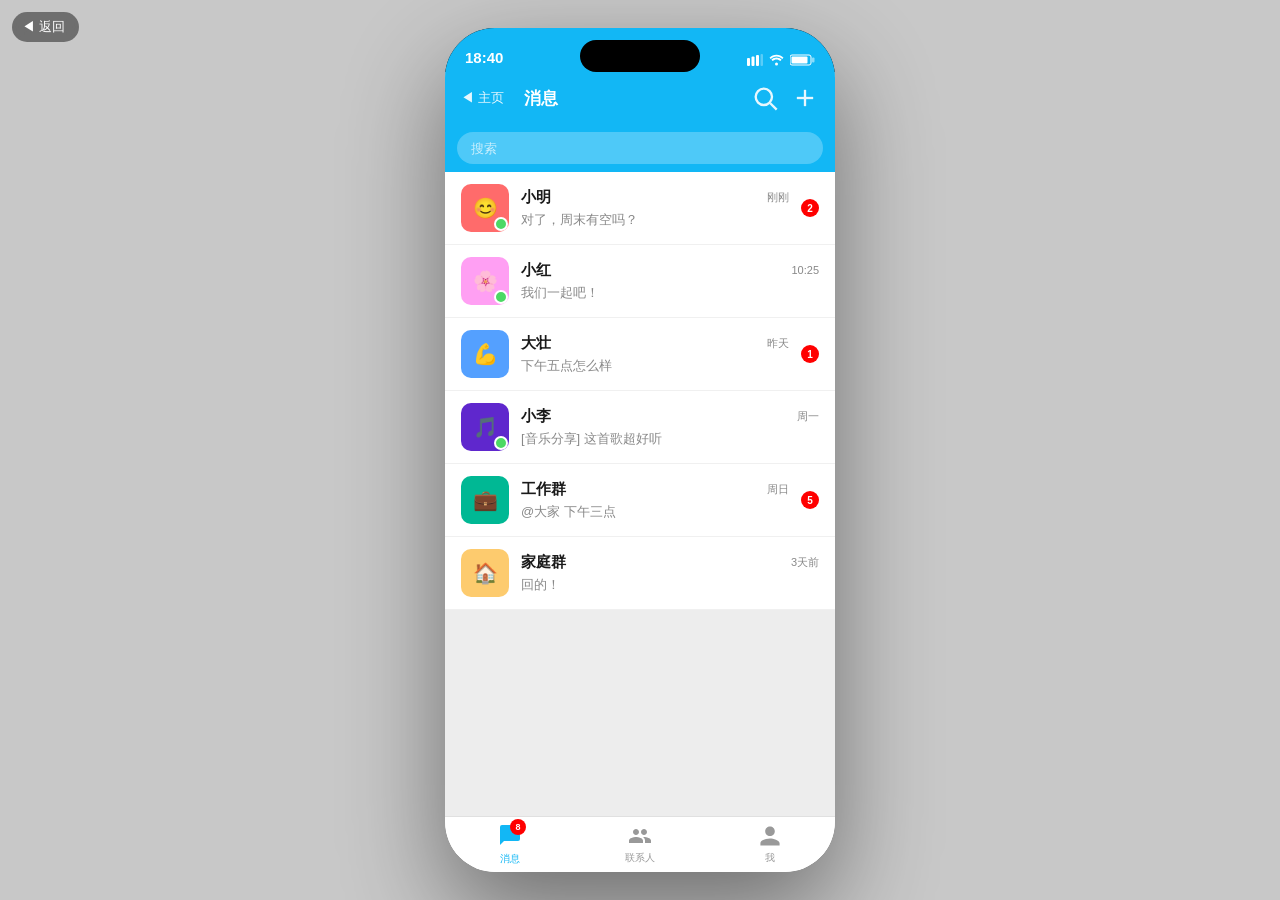
<file: qq-demo.html>
<!DOCTYPE html>
<html lang="zh-CN">
<head>
  <meta charset="UTF-8" />
  <meta name="viewport" content="width=device-width, initial-scale=1.0" />
  <title>消息 App Demo</title>
  <style>
    :root {
      --qq-blue: #12B7F5;
      --qq-blue-dark: #0E9FD8;
      --bg: #EDEDED;
      --bg-dark: #1a1a1a;
      --panel: #fff;
      --text: #1a1a1a;
      --text-soft: #888;
      --bubble-out: #95EC69;
      --bubble-in: #fff;
      --nav-h: 56px;
      --status-h: 44px;
      --header-h: 52px;
    }
    * { box-sizing: border-box; margin: 0; padding: 0; }
    body {
      font-family: -apple-system, BlinkMacSystemFont, "PingFang SC", "Helvetica Neue", sans-serif;
      background: #c8c8c8;
      display: flex;
      justify-content: center;
      align-items: center;
      min-height: 100vh;
    }
    button { border: 0; background: none; cursor: pointer; font: inherit; }

    /* ── Phone Shell ── */
    .phone {
      width: 390px;
      height: 844px;
      background: #111;
      border-radius: 50px;
      box-shadow: 0 40px 100px rgba(0,0,0,0.45), inset 0 0 0 1px #333;
      overflow: hidden;
      position: relative;
      display: flex;
      flex-direction: column;
    }
    .dynamic-island {
      position: absolute;
      top: 12px; left: 50%;
      transform: translateX(-50%);
      width: 120px; height: 32px;
      background: #000;
      border-radius: 999px;
      z-index: 100;
    }
    .status-bar {
      height: var(--status-h);
      background: var(--qq-blue);
      display: flex;
      align-items: flex-end;
      justify-content: space-between;
      padding: 0 20px 6px;
      color: #fff;
      font-size: 12px;
      font-weight: 600;
      flex-shrink: 0;
      position: relative;
      z-index: 10;
    }
    .status-bar .time { font-size: 15px; font-weight: 700; }
    .status-icons { display: flex; gap: 6px; align-items: center; }

    /* ── Screens ── */
    .screen { display: none; flex: 1; flex-direction: column; overflow: hidden; background: var(--bg); }
    .screen.active { display: flex; }

    /* ── Header ── */
    .header {
      height: var(--header-h);
      background: var(--qq-blue);
      display: flex;
      align-items: center;
      padding: 0 16px;
      gap: 12px;
      color: #fff;
      flex-shrink: 0;
    }
    .header h2 { font-size: 17px; font-weight: 600; flex: 1; }
    .header-icon { width: 28px; height: 28px; display: flex; align-items: center; justify-content: center; opacity: 0.9; }

    /* ── Bottom Nav ── */
    .bottom-nav {
      height: var(--nav-h);
      background: #fff;
      border-top: 1px solid #e0e0e0;
      display: flex;
      flex-shrink: 0;
    }
    .nav-item {
      flex: 1;
      display: flex;
      flex-direction: column;
      align-items: center;
      justify-content: center;
      gap: 3px;
      color: #999;
      font-size: 10px;
      transition: color .15s;
    }
    .nav-item.active { color: var(--qq-blue); }
    .nav-item svg { width: 24px; height: 24px; }
    .nav-badge {
      position: absolute;
      top: -4px; right: -4px;
      background: #f00;
      color: #fff;
      font-size: 9px;
      font-weight: 700;
      min-width: 16px;
      height: 16px;
      border-radius: 999px;
      display: flex;
      align-items: center;
      justify-content: center;
      padding: 0 3px;
    }
    .nav-icon-wrap { position: relative; }

    /* ══════════════════════════════
       消息列表
    ══════════════════════════════ */
    .msg-list { flex: 1; overflow-y: auto; }
    .msg-item {
      display: flex;
      align-items: center;
      gap: 12px;
      padding: 12px 16px;
      background: #fff;
      border-bottom: 1px solid #f0f0f0;
      cursor: pointer;
      transition: background .1s;
    }
    .msg-item:active { background: #f5f5f5; }
    .avatar {
      width: 48px; height: 48px;
      border-radius: 10px;
      flex-shrink: 0;
      display: flex;
      align-items: center;
      justify-content: center;
      font-size: 20px;
      font-weight: 700;
      color: #fff;
      position: relative;
    }
    .avatar-online::after {
      content: '';
      position: absolute;
      bottom: 1px; right: 1px;
      width: 10px; height: 10px;
      background: #4cd964;
      border-radius: 50%;
      border: 2px solid #fff;
    }
    .msg-info { flex: 1; min-width: 0; }
    .msg-name-row { display: flex; justify-content: space-between; align-items: center; margin-bottom: 4px; }
    .msg-name { font-size: 15px; font-weight: 600; color: var(--text); }
    .msg-time { font-size: 11px; color: var(--text-soft); }
    .msg-preview { font-size: 13px; color: var(--text-soft); white-space: nowrap; overflow: hidden; text-overflow: ellipsis; }
    .unread-dot {
      width: 18px; height: 18px;
      background: #f00;
      border-radius: 50%;
      color: #fff;
      font-size: 10px;
      font-weight: 700;
      display: flex;
      align-items: center;
      justify-content: center;
      flex-shrink: 0;
    }
    .search-bar {
      padding: 8px 12px;
      background: var(--qq-blue);
    }
    .search-input {
      width: 100%;
      height: 32px;
      border-radius: 16px;
      background: rgba(255,255,255,0.25);
      border: none;
      padding: 0 14px;
      color: #fff;
      font-size: 13px;
      outline: none;
    }
    .search-input::placeholder { color: rgba(255,255,255,0.7); }

    /* ══════════════════════════════
       聊天界面
    ══════════════════════════════ */
    .chat-header {
      height: var(--header-h);
      background: var(--qq-blue);
      display: flex;
      align-items: center;
      padding: 0 12px;
      gap: 10px;
      color: #fff;
      flex-shrink: 0;
    }
    .chat-header .chat-name { font-size: 16px; font-weight: 600; flex: 1; }
    .chat-header .chat-status { font-size: 11px; opacity: 0.8; }
    .back-btn { width: 32px; height: 32px; display: flex; align-items: center; justify-content: center; }
    .chat-messages {
      flex: 1;
      overflow-y: auto;
      padding: 12px;
      display: flex;
      flex-direction: column;
      gap: 14px;
      background: #EDEDED;
    }
    .chat-date {
      text-align: center;
      font-size: 11px;
      color: #999;
      background: rgba(0,0,0,0.06);
      border-radius: 10px;
      padding: 2px 10px;
      align-self: center;
    }
    .msg-row { display: flex; gap: 8px; align-items: flex-end; }
    .msg-row.out { flex-direction: row-reverse; }
    .msg-avatar { width: 36px; height: 36px; border-radius: 6px; flex-shrink: 0; display: flex; align-items: center; justify-content: center; font-size: 14px; font-weight: 700; color: #fff; }
    .bubble {
      max-width: 220px;
      padding: 9px 12px;
      border-radius: 12px;
      font-size: 14px;
      line-height: 1.5;
      word-break: break-word;
      position: relative;
    }
    .msg-row.in .bubble { background: var(--bubble-in); border-radius: 2px 12px 12px 12px; }
    .msg-row.out .bubble { background: var(--bubble-out); border-radius: 12px 2px 12px 12px; }
    .bubble-img { width: 140px; height: 100px; border-radius: 8px; object-fit: cover; background: #ddd; display: flex; align-items: center; justify-content: center; font-size: 28px; }
    .msg-sender { font-size: 11px; color: #888; margin-bottom: 3px; }
    .chat-input-area {
      background: #f7f7f7;
      border-top: 1px solid #e0e0e0;
      flex-shrink: 0;
    }
    .chat-input-row {
      display: flex;
      align-items: center;
      padding: 8px 10px;
      gap: 8px;
    }
    .chat-input-box {
      flex: 1;
      min-height: 36px;
      max-height: 90px;
      border-radius: 6px;
      border: 1px solid #ddd;
      background: #fff;
      padding: 7px 10px;
      font-size: 14px;
      outline: none;
      resize: none;
      line-height: 1.4;
    }
    .send-btn {
      background: var(--qq-blue);
      color: #fff;
      border-radius: 6px;
      padding: 7px 14px;
      font-size: 14px;
      font-weight: 600;
    }
    .chat-toolbar {
      display: flex;
      padding: 4px 12px 10px;
      gap: 18px;
    }
    .tool-btn { display: flex; flex-direction: column; align-items: center; gap: 3px; color: #666; font-size: 10px; }
    .tool-btn svg { width: 26px; height: 26px; }

    /* ══════════════════════════════
       个人主页
    ══════════════════════════════ */
    .profile-cover {
      height: 180px;
      background: linear-gradient(135deg, #12B7F5 0%, #0066cc 100%);
      position: relative;
      flex-shrink: 0;
    }
    .profile-cover-edit {
      position: absolute;
      bottom: 10px; right: 14px;
      background: rgba(0,0,0,0.3);
      color: #fff;
      border-radius: 14px;
      padding: 4px 10px;
      font-size: 12px;
    }
    .profile-avatar-wrap {
      position: absolute;
      bottom: -30px; left: 20px;
    }
    .profile-avatar {
      width: 64px; height: 64px;
      border-radius: 14px;
      border: 3px solid #fff;
      background: #f5a623;
      display: flex;
      align-items: center;
      justify-content: center;
      font-size: 26px;
      font-weight: 700;
      color: #fff;
    }
    .profile-body { flex: 1; overflow-y: auto; background: #EDEDED; }
    .profile-info-card {
      background: #fff;
      margin: 40px 0 10px;
      padding: 14px 20px 16px;
    }
    .profile-name { font-size: 20px; font-weight: 700; }
    .profile-id { font-size: 12px; color: #999; margin-top: 3px; }
    .profile-bio { font-size: 13px; color: #555; margin-top: 8px; line-height: 1.5; }
    .profile-stats {
      display: flex;
      margin-top: 14px;
      gap: 0;
    }
    .stat-item { flex: 1; text-align: center; }
    .stat-num { font-size: 18px; font-weight: 700; color: var(--text); }
    .stat-label { font-size: 11px; color: #999; margin-top: 2px; }
    .stat-divider { width: 1px; background: #eee; }
    .profile-actions {
      display: flex;
      gap: 10px;
      margin-top: 14px;
    }
    .profile-btn {
      flex: 1;
      height: 36px;
      border-radius: 18px;
      font-size: 14px;
      font-weight: 600;
    }
    .profile-btn.primary { background: var(--qq-blue); color: #fff; }
    .profile-btn.secondary { background: #f0f0f0; color: #333; }
    .profile-section {
      background: #fff;
      margin-bottom: 10px;
    }
    .section-title {
      padding: 12px 16px 8px;
      font-size: 13px;
      color: #999;
      font-weight: 600;
      letter-spacing: 0.05em;
    }
    .profile-menu-item {
      display: flex;
      align-items: center;
      padding: 13px 16px;
      border-top: 1px solid #f5f5f5;
      gap: 12px;
      cursor: pointer;
    }
    .profile-menu-item:active { background: #f5f5f5; }
    .menu-icon { width: 32px; height: 32px; border-radius: 8px; display: flex; align-items: center; justify-content: center; font-size: 16px; flex-shrink: 0; }
    .menu-label { flex: 1; font-size: 15px; }
    .menu-arrow { color: #ccc; font-size: 16px; }

    /* ══════════════════════════════
       通话界面
    ══════════════════════════════ */
    .call-screen {
      background: linear-gradient(180deg, #1a2a4a 0%, #0d1a30 100%);
      color: #fff;
    }
    .call-bg {
      flex: 1;
      display: flex;
      flex-direction: column;
      align-items: center;
      padding: 40px 20px 20px;
      position: relative;
    }
    .call-avatar {
      width: 90px; height: 90px;
      border-radius: 20px;
      background: #f5a623;
      display: flex;
      align-items: center;
      justify-content: center;
      font-size: 38px;
      font-weight: 700;
      color: #fff;
      box-shadow: 0 0 0 8px rgba(255,255,255,0.08), 0 0 0 16px rgba(255,255,255,0.04);
      margin-bottom: 16px;
    }
    .call-name { font-size: 24px; font-weight: 700; }
    .call-status { font-size: 14px; color: rgba(255,255,255,0.6); margin-top: 6px; }
    .call-timer { font-size: 18px; color: rgba(255,255,255,0.8); margin-top: 4px; font-variant-numeric: tabular-nums; }
    .call-video-area {
      width: 100%;
      flex: 1;
      border-radius: 16px;
      background: rgba(255,255,255,0.05);
      margin: 20px 0;
      display: flex;
      align-items: center;
      justify-content: center;
      color: rgba(255,255,255,0.2);
      font-size: 13px;
      position: relative;
      overflow: hidden;
    }
    .call-self-preview {
      position: absolute;
      bottom: 12px; right: 12px;
      width: 80px; height: 110px;
      border-radius: 10px;
      background: rgba(255,255,255,0.1);
      border: 2px solid rgba(255,255,255,0.2);
      display: flex;
      align-items: center;
      justify-content: center;
      font-size: 22px;
    }
    .call-controls {
      display: grid;
      grid-template-columns: repeat(4, 1fr);
      gap: 16px;
      width: 100%;
      margin-bottom: 16px;
    }
    .call-ctrl-btn {
      display: flex;
      flex-direction: column;
      align-items: center;
      gap: 6px;
      color: rgba(255,255,255,0.8);
      font-size: 11px;
    }
    .call-ctrl-icon {
      width: 52px; height: 52px;
      border-radius: 50%;
      background: rgba(255,255,255,0.12);
      display: flex;
      align-items: center;
      justify-content: center;
      font-size: 22px;
    }
    .call-ctrl-icon.active { background: rgba(255,255,255,0.25); }
    .call-end-row {
      display: flex;
      justify-content: center;
      gap: 40px;
      width: 100%;
      margin-bottom: 10px;
    }
    .call-end-btn {
      width: 64px; height: 64px;
      border-radius: 50%;
      display: flex;
      align-items: center;
      justify-content: center;
      font-size: 26px;
    }
    .call-end-btn.end { background: #ff3b30; }
    .call-end-btn.accept { background: #34c759; }

    /* ══════════════════════════════
       联系人页
    ══════════════════════════════ */
    .contacts-list { flex: 1; overflow-y: auto; }
    .contact-group-label {
      padding: 6px 16px;
      font-size: 12px;
      color: #999;
      background: #EDEDED;
      font-weight: 600;
    }
    .contact-item {
      display: flex;
      align-items: center;
      gap: 12px;
      padding: 10px 16px;
      background: #fff;
      border-bottom: 1px solid #f5f5f5;
      cursor: pointer;
    }
    .contact-item:active { background: #f5f5f5; }
    .contact-info { flex: 1; }
    .contact-name { font-size: 15px; font-weight: 500; }
    .contact-sign { font-size: 12px; color: #999; margin-top: 2px; }

    .back-to-home {
      position: fixed;
      top: 12px; left: 12px;
      z-index: 999;
      background: rgba(0,0,0,0.45);
      color: #fff;
      border-radius: 999px;
      padding: 6px 14px 6px 10px;
      font-size: 13px;
      display: flex;
      align-items: center;
      gap: 4px;
      backdrop-filter: blur(8px);
      text-decoration: none;
    }

    /* scrollbar */
    ::-webkit-scrollbar { width: 0; }
  </style>
</head>
<body>
<a class="back-to-home" href="index.html">◀ 返回</a>
<div class="phone">
  <div class="dynamic-island"></div>

  <!-- 状态栏 -->
  <div class="status-bar" id="statusBar">
    <span class="time" id="clockTime">9:41</span>
    <div class="status-icons">
      <svg width="16" height="12" viewBox="0 0 16 12" fill="white"><rect x="0" y="4" width="3" height="8" rx="1"/><rect x="4.5" y="2.5" width="3" height="9.5" rx="1"/><rect x="9" y="1" width="3" height="11" rx="1"/><rect x="13.5" y="0" width="2.5" height="12" rx="1" opacity=".3"/></svg>
      <svg width="15" height="12" viewBox="0 0 15 12" fill="white"><path d="M7.5 2.5C9.8 2.5 11.8 3.5 13.2 5.1L14.5 3.8C12.7 1.8 10.2.7 7.5.7S2.3 1.8.5 3.8L1.8 5.1C3.2 3.5 5.2 2.5 7.5 2.5z"/><path d="M7.5 5.5c1.5 0 2.8.6 3.8 1.6L12.6 5.8C11.2 4.4 9.4 3.5 7.5 3.5S3.8 4.4 2.4 5.8L3.7 7.1c1-1 2.3-1.6 3.8-1.6z"/><circle cx="7.5" cy="10" r="1.5"/></svg>
      <svg width="25" height="12" viewBox="0 0 25 12" fill="white"><rect x="0" y="1" width="21" height="10" rx="2" stroke="white" stroke-width="1" fill="none"/><rect x="1.5" y="2.5" width="16" height="7" rx="1" fill="white"/><rect x="22" y="3.5" width="2.5" height="5" rx="1" fill="white" opacity=".5"/></svg>
    </div>
  </div>

  <!-- ══ 消息列表页 ══ -->
  <div class="screen active" id="screen-msg">
    <div class="header">
      <button onclick="(function(){try{window.parent.postMessage('close-app','*')}catch(e){window.location.href='index.html'}})()" style="color:#fff;display:flex;align-items:center;margin-right:8px;opacity:0.9;background:none;border:none;cursor:pointer;font-size:13px;padding:0;">◀ 主页</button>
      <h2>消息</h2>
      <div class="header-icon"><svg viewBox="0 0 24 24" fill="none" stroke="white" stroke-width="2"><circle cx="11" cy="11" r="7"/><line x1="16.5" y1="16.5" x2="22" y2="22"/></svg></div>
      <div class="header-icon"><svg viewBox="0 0 24 24" fill="none" stroke="white" stroke-width="2"><line x1="12" y1="5" x2="12" y2="19"/><line x1="5" y1="12" x2="19" y2="12"/></svg></div>
    </div>
    <div class="search-bar"><input class="search-input" placeholder="搜索" /></div>
    <div class="msg-list" id="msgList"></div>
    <div class="bottom-nav">
      <button class="nav-item active" onclick="showScreen('msg',this)">
        <div class="nav-icon-wrap"><svg viewBox="0 0 24 24" fill="currentColor"><path d="M20 2H4a2 2 0 00-2 2v18l4-4h14a2 2 0 002-2V4a2 2 0 00-2-2z"/></svg><span class="nav-badge" id="totalBadge">3</span></div>消息
      </button>
      <button class="nav-item" onclick="showScreen('contacts',this)">
        <svg viewBox="0 0 24 24" fill="currentColor"><path d="M16 11c1.66 0 2.99-1.34 2.99-3S17.66 5 16 5c-1.66 0-3 1.34-3 3s1.34 3 3 3zm-8 0c1.66 0 2.99-1.34 2.99-3S9.66 5 8 5C6.34 5 5 6.34 5 8s1.34 3 3 3zm0 2c-2.33 0-7 1.17-7 3.5V19h14v-2.5c0-2.33-4.67-3.5-7-3.5zm8 0c-.29 0-.62.02-.97.05 1.16.84 1.97 1.97 1.97 3.45V19h6v-2.5c0-2.33-4.67-3.5-7-3.5z"/></svg>联系人
      </button>
      <button class="nav-item" onclick="showScreen('profile',this)">
        <svg viewBox="0 0 24 24" fill="currentColor"><path d="M12 12c2.7 0 4.8-2.1 4.8-4.8S14.7 2.4 12 2.4 7.2 4.5 7.2 7.2 9.3 12 12 12zm0 2.4c-3.2 0-9.6 1.6-9.6 4.8v2.4h19.2v-2.4c0-3.2-6.4-4.8-9.6-4.8z"/></svg>我
      </button>
    </div>
  </div>

  <!-- ══ 联系人页 ══ -->
  <div class="screen" id="screen-contacts">
    <div class="header">
      <h2>联系人</h2>
      <div class="header-icon"><svg viewBox="0 0 24 24" fill="none" stroke="white" stroke-width="2"><line x1="12" y1="5" x2="12" y2="19"/><line x1="5" y1="12" x2="19" y2="12"/></svg></div>
    </div>
    <div class="contacts-list" id="contactsList"></div>
    <div class="bottom-nav">
      <button class="nav-item" onclick="showScreen('msg',this)">
        <div class="nav-icon-wrap"><svg viewBox="0 0 24 24" fill="currentColor"><path d="M20 2H4a2 2 0 00-2 2v18l4-4h14a2 2 0 002-2V4a2 2 0 00-2-2z"/></svg></div>消息
      </button>
      <button class="nav-item active" onclick="showScreen('contacts',this)">
        <svg viewBox="0 0 24 24" fill="currentColor"><path d="M16 11c1.66 0 2.99-1.34 2.99-3S17.66 5 16 5c-1.66 0-3 1.34-3 3s1.34 3 3 3zm-8 0c1.66 0 2.99-1.34 2.99-3S9.66 5 8 5C6.34 5 5 6.34 5 8s1.34 3 3 3zm0 2c-2.33 0-7 1.17-7 3.5V19h14v-2.5c0-2.33-4.67-3.5-7-3.5zm8 0c-.29 0-.62.02-.97.05 1.16.84 1.97 1.97 1.97 3.45V19h6v-2.5c0-2.33-4.67-3.5-7-3.5z"/></svg>联系人
      </button>
      <button class="nav-item" onclick="showScreen('profile',this)">
        <svg viewBox="0 0 24 24" fill="currentColor"><path d="M12 12c2.7 0 4.8-2.1 4.8-4.8S14.7 2.4 12 2.4 7.2 4.5 7.2 7.2 9.3 12 12 12zm0 2.4c-3.2 0-9.6 1.6-9.6 4.8v2.4h19.2v-2.4c0-3.2-6.4-4.8-9.6-4.8z"/></svg>我
      </button>
    </div>
  </div>

  <!-- ══ 聊天界面 ══ -->
  <div class="screen" id="screen-chat">
    <div class="chat-header">
      <button class="back-btn" onclick="showScreen('msg')">
        <svg width="20" height="20" viewBox="0 0 24 24" fill="none" stroke="white" stroke-width="2.5"><polyline points="15 18 9 12 15 6"/></svg>
      </button>
      <div style="flex:1">
        <div class="chat-name" id="chatName">小明</div>
        <div class="chat-status" id="chatStatus">在线</div>
      </div>
      <div class="header-icon"><svg viewBox="0 0 24 24" fill="none" stroke="white" stroke-width="2"><circle cx="12" cy="5" r="1.5" fill="white"/><circle cx="12" cy="12" r="1.5" fill="white"/><circle cx="12" cy="19" r="1.5" fill="white"/></svg></div>
    </div>
    <div class="chat-messages" id="chatMessages"></div>
    <div class="chat-input-area">
      <div class="chat-input-row">
        <button style="color:#888;font-size:20px">🎤</button>
        <textarea class="chat-input-box" id="chatInput" rows="1" placeholder="发送消息..."></textarea>
        <button style="color:#888;font-size:20px">😊</button>
        <button style="color:#888;font-size:20px">➕</button>
        <button class="send-btn" id="sendBtn" style="display:none" onclick="sendMessage()">发送</button>
      </div>
      <div class="chat-toolbar">
        <button class="tool-btn"><svg viewBox="0 0 24 24" fill="none" stroke="#666" stroke-width="1.8"><rect x="3" y="3" width="18" height="18" rx="3"/><circle cx="8.5" cy="8.5" r="1.5"/><polyline points="21 15 16 10 5 21"/></svg>图片</button>
        <button class="tool-btn"><svg viewBox="0 0 24 24" fill="none" stroke="#666" stroke-width="1.8"><path d="M15 10l4.553-2.069A1 1 0 0121 8.87v6.26a1 1 0 01-1.447.894L15 14M3 8a2 2 0 012-2h10a2 2 0 012 2v8a2 2 0 01-2 2H5a2 2 0 01-2-2V8z"/></svg>视频</button>
        <button class="tool-btn" onclick="showScreen('call')"><svg viewBox="0 0 24 24" fill="none" stroke="#666" stroke-width="1.8"><path d="M22 16.92v3a2 2 0 01-2.18 2 19.79 19.79 0 01-8.63-3.07A19.5 19.5 0 013.07 9.81 19.79 19.79 0 01.01 1.18 2 2 0 012 0h3a2 2 0 012 1.72c.127.96.361 1.903.7 2.81a2 2 0 01-.45 2.11L6.09 7.91a16 16 0 006 6l1.27-1.27a2 2 0 012.11-.45c.907.339 1.85.573 2.81.7A2 2 0 0122 16.92z"/></svg>语音</button>
        <button class="tool-btn"><svg viewBox="0 0 24 24" fill="none" stroke="#666" stroke-width="1.8"><rect x="2" y="5" width="20" height="14" rx="2"/><line x1="2" y1="10" x2="22" y2="10"/></svg>转账</button>
        <button class="tool-btn"><svg viewBox="0 0 24 24" fill="none" stroke="#666" stroke-width="1.8"><path d="M21 10c0 7-9 13-9 13s-9-6-9-13a9 9 0 0118 0z"/><circle cx="12" cy="10" r="3"/></svg>位置</button>
      </div>
    </div>
  </div>

  <!-- ══ 通话界面 ══ -->
  <div class="screen call-screen" id="screen-call">
    <div class="chat-header" style="background:transparent">
      <button class="back-btn" onclick="showScreen('chat')">
        <svg width="20" height="20" viewBox="0 0 24 24" fill="none" stroke="white" stroke-width="2.5"><polyline points="15 18 9 12 15 6"/></svg>
      </button>
      <div class="chat-name">视频通话</div>
    </div>
    <div class="call-bg">
      <div class="call-avatar" id="callAvatar">😊</div>
      <div class="call-name" id="callName">小明</div>
      <div class="call-status">通话中</div>
      <div class="call-timer" id="callTimer">00:00</div>
      <div class="call-video-area"><span>对方视频画面</span><div class="call-self-preview">🤳</div></div>
      <div class="call-controls">
        <button class="call-ctrl-btn"><div class="call-ctrl-icon">🔇</div>静音</button>
        <button class="call-ctrl-btn"><div class="call-ctrl-icon">📷</div>摄像头</button>
        <button class="call-ctrl-btn"><div class="call-ctrl-icon">🔊</div>扬声器</button>
        <button class="call-ctrl-btn"><div class="call-ctrl-icon">⋯</div>更多</button>
      </div>
      <div class="call-end-row">
        <button class="call-end-btn end" onclick="showScreen('chat')">📵</button>
      </div>
    </div>
  </div>

  <!-- ══ 个人主页 ══ -->
  <div class="screen" id="screen-profile">
    <div style="flex:1;overflow-y:auto;background:#EDEDED">
      <div class="profile-cover">
        <button class="profile-cover-edit">编辑封面</button>
        <div class="profile-avatar-wrap"><div class="profile-avatar">我</div></div>
      </div>
      <div class="profile-body">
        <div class="profile-info-card">
          <div class="profile-name">我的昵称</div>
          <div class="profile-id">QQ号：123456789</div>
          <div class="profile-bio">这个人很懒，什么都没有留下。</div>
          <div class="profile-stats">
            <div class="stat-item"><div class="stat-num">128</div><div class="stat-label">动态</div></div>
            <div class="stat-divider"></div>
            <div class="stat-item"><div class="stat-num">356</div><div class="stat-label">关注</div></div>
            <div class="stat-divider"></div>
            <div class="stat-item"><div class="stat-num">1.2k</div><div class="stat-label">粉丝</div></div>
          </div>
          <div class="profile-actions">
            <button class="profile-btn primary">编辑资料</button>
            <button class="profile-btn secondary">分享名片</button>
          </div>
        </div>
        <div class="profile-section">
          <div class="section-title">功能</div>
          <div class="profile-menu-item"><div class="menu-icon" style="background:#fff0e6">🌟</div><div class="menu-label">我的收藏</div><span class="menu-arrow">›</span></div>
          <div class="profile-menu-item"><div class="menu-icon" style="background:#e8f4ff">📁</div><div class="menu-label">我的文件</div><span class="menu-arrow">›</span></div>
          <div class="profile-menu-item"><div class="menu-icon" style="background:#fff0f0">❤️</div><div class="menu-label">我的关注</div><span class="menu-arrow">›</span></div>
          <div class="profile-menu-item"><div class="menu-icon" style="background:#f0fff0">🎮</div><div class="menu-label">游戏中心</div><span class="menu-arrow">›</span></div>
        </div>
        <div class="profile-section">
          <div class="section-title">设置</div>
          <div class="profile-menu-item"><div class="menu-icon" style="background:#f5f5f5">⚙️</div><div class="menu-label">设置</div><span class="menu-arrow">›</span></div>
          <div class="profile-menu-item"><div class="menu-icon" style="background:#f5f5f5">🔒</div><div class="menu-label">隐私</div><span class="menu-arrow">›</span></div>
        </div>
      </div>
    </div>
    <div class="bottom-nav">
      <button class="nav-item" onclick="showScreen('msg',this)">
        <div class="nav-icon-wrap"><svg viewBox="0 0 24 24" fill="currentColor"><path d="M20 2H4a2 2 0 00-2 2v18l4-4h14a2 2 0 002-2V4a2 2 0 00-2-2z"/></svg></div>消息
      </button>
      <button class="nav-item" onclick="showScreen('contacts',this)">
        <svg viewBox="0 0 24 24" fill="currentColor"><path d="M16 11c1.66 0 2.99-1.34 2.99-3S17.66 5 16 5c-1.66 0-3 1.34-3 3s1.34 3 3 3zm-8 0c1.66 0 2.99-1.34 2.99-3S9.66 5 8 5C6.34 5 5 6.34 5 8s1.34 3 3 3zm0 2c-2.33 0-7 1.17-7 3.5V19h14v-2.5c0-2.33-4.67-3.5-7-3.5zm8 0c-.29 0-.62.02-.97.05 1.16.84 1.97 1.97 1.97 3.45V19h6v-2.5c0-2.33-4.67-3.5-7-3.5z"/></svg>联系人
      </button>
      <button class="nav-item active" onclick="showScreen('profile',this)">
        <svg viewBox="0 0 24 24" fill="currentColor"><path d="M12 12c2.7 0 4.8-2.1 4.8-4.8S14.7 2.4 12 2.4 7.2 4.5 7.2 7.2 9.3 12 12 12zm0 2.4c-3.2 0-9.6 1.6-9.6 4.8v2.4h19.2v-2.4c0-3.2-6.4-4.8-9.6-4.8z"/></svg>我
      </button>
    </div>
  </div>

</div>

<script>
const contacts = [
  { id:1, name:'小明', emoji:'😊', color:'#FF6B6B', sign:'今天天气真好', online:true },
  { id:2, name:'小红', emoji:'🌸', color:'#FF9FF3', sign:'努力学习中...', online:true },
  { id:3, name:'大壮', emoji:'💪', color:'#54A0FF', sign:'健身打卡第30天', online:false },
  { id:4, name:'小李', emoji:'🎵', color:'#5F27CD', sign:'音乐是我的生命', online:true },
  { id:5, name:'工作群', emoji:'💼', color:'#00B894', sign:'', online:false, isGroup:true },
  { id:6, name:'家庭群', emoji:'🏠', color:'#FDCB6E', sign:'', online:false, isGroup:true },
];
const conversations = {
  1:{ unread:2, messages:[{from:'in',text:'你好啊！',time:'10:20'},{from:'out',text:'嗨！最近怎么样？',time:'10:21'},{from:'in',text:'还不错，你呢？',time:'10:22'},{from:'out',text:'挺好的，最近在忙项目',time:'10:23'},{from:'in',text:'加油！有什么需要帮忙的吗？',time:'10:24'},{from:'in',text:'对了，周末有空吗？',time:'10:25'}]},
  2:{ unread:0, messages:[{from:'in',text:'作业写完了吗？',time:'昨天'},{from:'out',text:'还没呢，好难😭',time:'昨天'},{from:'in',text:'我们一起吧！',time:'昨天'}]},
  3:{ unread:1, messages:[{from:'in',text:'兄弟，一起去健身吗？',time:'周一'},{from:'out',text:'好啊！几点？',time:'周一'},{from:'in',text:'下午五点怎么样',time:'周一'}]},
  4:{ unread:0, messages:[{from:'in',text:'[音乐分享] 这首歌超好听',time:'周日'},{from:'out',text:'发来听听！',time:'周日'}]},
  5:{ unread:5, messages:[{from:'in',name:'小明',text:'明天开会几点？',time:'11:00'},{from:'in',name:'小红',text:'@大家 下午三点',time:'11:02'},{from:'out',text:'收到',time:'11:03'}]},
  6:{ unread:0, messages:[{from:'in',name:'妈妈',text:'今天回家吃饭吗？',time:'12:00'},{from:'out',text:'回的！',time:'12:01'}]},
};
const times=['刚刚','10:25','昨天','周一','周日','3天前'];
const previews={1:'对了，周末有空吗？',2:'我们一起吧！',3:'下午五点怎么样',4:'[音乐分享] 这首歌超好听',5:'@大家 下午三点',6:'回的！'};
let currentChatId=null, callSeconds=0, callInterval=null;

function renderMsgList(){
  document.getElementById('msgList').innerHTML=contacts.map((c,i)=>`
    <div class="msg-item" onclick="openChat(${c.id})">
      <div class="avatar ${c.online?'avatar-online':''}" style="background:${c.color}">${c.emoji}</div>
      <div class="msg-info">
        <div class="msg-name-row"><span class="msg-name">${c.name}</span><span class="msg-time">${times[i]}</span></div>
        <div class="msg-preview">${previews[c.id]}</div>
      </div>
      ${conversations[c.id].unread?`<div class="unread-dot">${conversations[c.id].unread}</div>`:''}
    </div>`).join('');
  const total=Object.values(conversations).reduce((s,v)=>s+v.unread,0);
  const b=document.getElementById('totalBadge');
  if(b){b.textContent=total;b.style.display=total?'flex':'none';}
}

function renderContacts(){
  const groups=[{label:'好友',items:contacts.filter(c=>!c.isGroup)},{label:'群聊',items:contacts.filter(c=>c.isGroup)}];
  document.getElementById('contactsList').innerHTML=groups.map(g=>`
    <div class="contact-group-label">${g.label}</div>
    ${g.items.map(c=>`<div class="contact-item" onclick="openChat(${c.id})">
      <div class="avatar" style="background:${c.color};width:42px;height:42px;border-radius:8px;font-size:18px">${c.emoji}</div>
      <div class="contact-info"><div class="contact-name">${c.name}</div>${c.sign?`<div class="contact-sign">${c.sign}</div>`:''}</div>
    </div>`).join('')}`).join('');
}

function openChat(id){
  currentChatId=id;
  const c=contacts.find(x=>x.id===id);
  document.getElementById('chatName').textContent=c.name;
  document.getElementById('chatStatus').textContent=c.online?'在线':'离线';
  document.getElementById('callName').textContent=c.name;
  document.getElementById('callAvatar').textContent=c.emoji;
  conversations[id].unread=0;
  renderMsgList();
  renderMessages(id);
  showScreen('chat');
}

function renderMessages(id){
  const box=document.getElementById('chatMessages');
  const c=contacts.find(x=>x.id===id);
  box.innerHTML='<div class="chat-date">今天</div>'+conversations[id].messages.map(m=>`
    <div class="msg-row ${m.from}">
      ${m.from==='in'?`<div class="msg-avatar" style="background:${c.color}">${c.emoji}</div>`:''}
      <div>${m.name?`<div class="msg-sender">${m.name}</div>`:''}<div class="bubble">${m.text}</div></div>
      ${m.from==='out'?`<div class="msg-avatar" style="background:#12B7F5">我</div>`:''}
    </div>`).join('');
  box.scrollTop=box.scrollHeight;
}

function sendMessage(){
  const input=document.getElementById('chatInput');
  const text=input.value.trim();
  if(!text||!currentChatId)return;
  const now=new Date();
  const time=`${now.getHours()}:${String(now.getMinutes()).padStart(2,'0')}`;
  conversations[currentChatId].messages.push({from:'out',text,time});
  input.value='';
  document.getElementById('sendBtn').style.display='none';
  renderMessages(currentChatId);
  setTimeout(()=>{
    const r=['哈哈，好的！','收到👍','嗯嗯','好的好的','😄','明白了！','在的在的'];
    conversations[currentChatId].messages.push({from:'in',text:r[Math.floor(Math.random()*r.length)],time});
    renderMessages(currentChatId);
  },800+Math.random()*800);
}

document.getElementById('chatInput').addEventListener('input',function(){
  document.getElementById('sendBtn').style.display=this.value.trim()?'flex':'none';
});
document.getElementById('chatInput').addEventListener('keydown',function(e){
  if(e.key==='Enter'&&!e.shiftKey){e.preventDefault();sendMessage();}
});

function showScreen(name){
  document.querySelectorAll('.screen').forEach(s=>s.classList.remove('active'));
  document.getElementById('screen-'+name).classList.add('active');
  if(name==='call'){
    callSeconds=0;clearInterval(callInterval);
    callInterval=setInterval(()=>{
      callSeconds++;
      const m=String(Math.floor(callSeconds/60)).padStart(2,'0');
      const s=String(callSeconds%60).padStart(2,'0');
      document.getElementById('callTimer').textContent=m+':'+s;
    },1000);
  } else { clearInterval(callInterval); }
}

function updateClock(){
  const now=new Date();
  document.getElementById('clockTime').textContent=`${now.getHours()}:${String(now.getMinutes()).padStart(2,'0')}`;
}
updateClock();setInterval(updateClock,10000);
renderMsgList();renderContacts();

// iframe 嵌入模式：用事件委托拦截返回按钮，不依赖加载时机
if (window.self !== window.top) {
  // 样式铺满
  document.addEventListener('DOMContentLoaded', () => {
    document.body.style.cssText = 'margin:0;padding:0;background:transparent;display:block;width:100%;height:100%;overflow:hidden;';
    const phone = document.querySelector('.phone');
    if (phone) phone.style.cssText = 'width:100%;height:100dvh;border-radius:0;box-shadow:none;';
    const backToHome = document.querySelector('.back-to-home');
    if (backToHome) backToHome.style.display = 'none';
  });

  // 事件委托：任何 .back-to-parent 点击都发 postMessage
  document.addEventListener('click', e => {
    const btn = e.target.closest('.back-to-parent');
    if (btn) {
      e.preventDefault();
      e.stopPropagation();
      window.parent.postMessage('close-app', '*');
    }
  }, true); // 捕获阶段，确保最先执行
}
</script>
</body>
</html>
</file>
<file: milk-mist-love-phone/styles.css>
@font-face {
  font-family: "Fusion Pixel";
  src: url("./assets/fonts/fusion-pixel-12px-monospaced-zh_hans.woff2") format("woff2");
  font-display: swap;
}

@font-face {
  font-family: "Fusion Pixel";
  src: url("./assets/fonts/fusion-pixel-12px-monospaced-latin.woff2") format("woff2");
  font-display: swap;
}

:root {
  color-scheme: light;
  --bg-rose: #f6e8eb;
  --bg-shell: #1c171b;
  --panel: rgba(255, 255, 255, 0.64);
  --panel-strong: rgba(255, 255, 255, 0.84);
  --line-soft: rgba(96, 70, 79, 0.09);
  --text-main: #21181d;
  --text-sub: rgba(33, 24, 29, 0.62);
  --arcade-pink: #ffb8de;
  --arcade-rose: #ff93c7;
  --arcade-lilac: #d8b1ff;
  --arcade-sky: #93e9ff;
  --arcade-mint: #b7ffd8;
  --arcade-lemon: #fff0a7;
  --pixel-line: rgba(214, 156, 207, 0.22);
  --pixel-shadow: rgba(211, 142, 198, 0.26);
  --shadow-phone: 0 34px 90px rgba(82, 48, 62, 0.24);
  --shadow-card: 0 18px 42px rgba(126, 86, 102, 0.16);
  --ease-spring: cubic-bezier(0.22, 1, 0.36, 1);
}

* {
  box-sizing: border-box;
}

html,
body {
  margin: 0;
  min-height: 100%;
}

body {
  font-family: "Fusion Pixel", "PingFang SC", sans-serif;
  background:
    radial-gradient(circle at 14% 10%, rgba(255, 255, 255, 0.96), transparent 20%),
    radial-gradient(circle at 88% 16%, rgba(255, 224, 235, 0.56), transparent 22%),
    radial-gradient(circle at 18% 86%, rgba(255, 241, 209, 0.28), transparent 18%),
    radial-gradient(circle at 72% 74%, rgba(255, 255, 255, 0.34), transparent 22%),
    linear-gradient(180deg, #fffdfa 0%, #fbf2f5 44%, #f6ecef 100%);
  color: var(--text-main);
}

button,
input,
textarea {
  font: inherit;
}

button {
  border: 0;
  padding: 0;
  background: none;
  color: inherit;
  -webkit-tap-highlight-color: transparent;
}

.app-icon .icon-squircle,
.dock-icon .icon-squircle,
.widget-card,
.qq-header-action,
.thread-back,
.thread-more,
.settings-done,
.action-button,
.lock-notification {
  transition: transform 180ms ease, box-shadow 180ms ease, opacity 180ms ease;
}

.app-icon:active .icon-squircle,
.dock-icon:active .icon-squircle,
.widget-card:active,
.qq-header-action:active,
.thread-back:active,
.thread-more:active,
.settings-done:active,
.action-button:active,
.lock-notification:active {
  transform: scale(0.96);
}

.stage {
  min-height: 100vh;
  display: grid;
  place-items: center;
  padding: 32px 18px;
}

.phone-frame {
  position: relative;
  width: min(390px, 92vw);
  aspect-ratio: 390 / 844;
  padding: 12px;
  border-radius: 46px;
  background:
    radial-gradient(circle at 14% 12%, rgba(255, 255, 255, 0.62), transparent 16%),
    radial-gradient(circle at 88% 84%, rgba(255, 255, 255, 0.18), transparent 20%),
    linear-gradient(145deg, rgba(255, 240, 246, 0.96), rgba(248, 210, 229, 0.92) 38%, rgba(238, 220, 249, 0.9) 72%, rgba(255, 255, 255, 0.34)),
    linear-gradient(180deg, #f1cfdf 0%, #e3bed1 48%, #d8c1e5 100%);
  border: 1px solid rgba(255, 255, 255, 0.58);
  box-shadow:
    var(--shadow-phone),
    0 0 0 4px rgba(255, 255, 255, 0.22),
    0 0 0 10px rgba(255, 212, 231, 0.22),
    0 28px 68px rgba(139, 97, 120, 0.22);
  overflow: hidden;
}

.phone-frame::before {
  content: "";
  position: absolute;
  inset: 7px 4px 4px;
  border-radius: 40px;
  border: 1px solid rgba(255, 255, 255, 0.48);
  box-shadow:
    inset 0 0 0 1px rgba(255, 255, 255, 0.28),
    inset 0 0 0 7px rgba(255, 255, 255, 0.14),
    inset 0 0 0 16px rgba(255, 194, 224, 0.12),
    inset 0 22px 34px rgba(255, 255, 255, 0.14),
    inset 0 -16px 28px rgba(255, 198, 225, 0.12);
  pointer-events: none;
}

.phone-frame::after {
  content: "";
  position: absolute;
  inset: 10px 18px;
  border-radius: 34px;
  background:
    linear-gradient(180deg, rgba(255, 255, 255, 0.3), rgba(255, 255, 255, 0)) center top / calc(100% - 18px) 20px no-repeat,
    linear-gradient(90deg, rgba(255, 255, 255, 0.18), transparent 18%, transparent 82%, rgba(255, 255, 255, 0.18)) center bottom / calc(100% - 30px) 2px no-repeat,
    radial-gradient(circle at 18px 18px, rgba(255, 255, 255, 0.62) 0 3px, transparent 4px),
    radial-gradient(circle at calc(100% - 18px) 18px, rgba(255, 255, 255, 0.62) 0 3px, transparent 4px),
    radial-gradient(circle at 18px calc(100% - 18px), rgba(255, 255, 255, 0.38) 0 3px, transparent 4px),
    radial-gradient(circle at calc(100% - 18px) calc(100% - 18px), rgba(255, 255, 255, 0.38) 0 3px, transparent 4px);
  border: 1px solid rgba(255, 255, 255, 0.26);
  box-shadow:
    inset 0 1px 0 rgba(255, 255, 255, 0.34),
    inset 0 -8px 18px rgba(255, 205, 228, 0.14);
  opacity: 0.56;
  pointer-events: none;
}

.dynamic-island {
  display: none;
}

.screen-surface {
  position: relative;
  height: 100%;
  border-radius: 36px;
  overflow: hidden;
  isolation: isolate;
  background:
    linear-gradient(180deg, rgba(255, 244, 248, 0.98) 0%, rgba(251, 248, 255, 0.98) 46%, rgba(252, 244, 248, 0.98) 100%);
  border: 1px solid rgba(255, 255, 255, 0.58);
  box-shadow:
    inset 0 0 0 1px rgba(255, 255, 255, 0.72),
    inset 0 0 0 7px rgba(255, 255, 255, 0.14),
    inset 0 0 0 14px rgba(255, 196, 226, 0.14),
    0 8px 18px rgba(211, 142, 198, 0.08);
}

.screen-surface::before,
.screen-surface::after {
  content: "";
  position: absolute;
  inset: 0;
  pointer-events: none;
}

.screen-surface::before {
  background:
    radial-gradient(circle at 18% 18%, rgba(255, 255, 255, 0.94), transparent 24%),
    radial-gradient(circle at 82% 22%, rgba(255, 187, 224, 0.74), transparent 30%),
    radial-gradient(circle at 60% 74%, rgba(255, 241, 177, 0.42), transparent 28%),
    repeating-linear-gradient(0deg, var(--pixel-line) 0 1px, transparent 1px 10px),
    repeating-linear-gradient(90deg, rgba(255, 255, 255, 0.36) 0 1px, transparent 1px 10px),
    linear-gradient(180deg, rgba(244, 221, 227, 0.38), rgba(248, 244, 245, 0.08));
  z-index: -2;
}

.screen-surface::after {
  background: linear-gradient(180deg, rgba(255, 255, 255, 0.05), transparent 10%, transparent 90%, rgba(255, 255, 255, 0.14));
  border-radius: inherit;
  box-shadow:
    inset 0 0 0 2px rgba(255, 255, 255, 0.34),
    inset 0 0 0 16px rgba(255, 220, 235, 0.12);
  z-index: -1;
  transition: background 280ms ease, backdrop-filter 280ms ease, opacity 280ms ease;
}

.phone-frame.has-open-app .screen-surface::after {
  background:
    linear-gradient(180deg, rgba(27, 19, 23, 0.08), rgba(27, 19, 23, 0.22)),
    linear-gradient(180deg, rgba(255, 255, 255, 0.04), transparent 18%, transparent 82%, rgba(255, 255, 255, 0.08));
  backdrop-filter: blur(8px) saturate(0.96);
}

.widget-kicker,
.qq-kicker,
.settings-kicker,
.settings-hero-kicker,
.section-heading span,
.unlock-copy {
  font-family: "Fusion Pixel", monospace;
  letter-spacing: 0.14em;
  text-transform: uppercase;
}

.base-screen,
.app-shell {
  position: absolute;
  inset: 8px 12px 8px;
  border-radius: 30px;
  overflow: hidden;
  box-shadow:
    0 12px 24px rgba(205, 145, 174, 0.14),
    inset 0 0 0 1px rgba(255, 255, 255, 0.32);
}

.base-screen {
  padding: 18px 18px calc(32px + env(safe-area-inset-bottom));
}

.status-bar {
  display: flex;
  align-items: center;
  justify-content: space-between;
  padding: 6px 6px 0;
  font-size: 14px;
  font-weight: 600;
  letter-spacing: 0.01em;
}

.status-icons {
  display: flex;
  align-items: center;
  gap: 8px;
}

.signal-bars,
.wifi-icon,
.battery-icon {
  display: inline-flex;
  position: relative;
}

.signal-bars {
  width: 16px;
  height: 12px;
  align-items: flex-end;
  gap: 2px;
}

.signal-bars::before,
.signal-bars::after {
  content: "";
  width: 3px;
  border-radius: 2px;
  background: currentColor;
}

.signal-bars::before {
  height: 7px;
  box-shadow: 5px 2px 0 currentColor, 10px -1px 0 currentColor;
}

.signal-bars::after {
  display: none;
}

.wifi-icon {
  width: 14px;
  height: 10px;
  border: 2px solid currentColor;
  border-top-color: currentColor;
  border-right-color: transparent;
  border-bottom-color: transparent;
  border-left-color: transparent;
  border-radius: 50%;
  transform: rotate(45deg) translateY(-1px);
}

.wifi-icon::after {
  content: "";
  position: absolute;
  inset: 3px;
  border-radius: 50%;
  background: currentColor;
}

.battery-icon {
  width: 24px;
  height: 12px;
  border: 1.8px solid currentColor;
  border-radius: 4px;
}

.battery-icon::before {
  content: "";
  position: absolute;
  inset: 2px;
  border-radius: 2px;
  background: currentColor;
}

.battery-icon::after {
  content: "";
  position: absolute;
  right: -4px;
  top: 3px;
  width: 2px;
  height: 6px;
  border-radius: 2px;
  background: currentColor;
}

.lock-screen {
  inset: 8px 12px 8px;
  z-index: 10;
  display: flex;
  flex-direction: column;
  color: #ffffff;
  background:
    linear-gradient(180deg, rgba(72, 36, 58, 0.2), rgba(16, 12, 15, 0.26)),
    repeating-linear-gradient(0deg, rgba(255, 255, 255, 0.06) 0 1px, transparent 1px 10px),
    repeating-linear-gradient(90deg, rgba(255, 255, 255, 0.04) 0 1px, transparent 1px 10px),
    radial-gradient(circle at 20% 16%, rgba(255, 255, 255, 0.24), transparent 22%),
    radial-gradient(circle at 82% 24%, rgba(255, 178, 216, 0.52), transparent 28%),
    radial-gradient(circle at 70% 78%, rgba(198, 244, 255, 0.28), transparent 30%),
    linear-gradient(180deg, #d9bfc9 0%, #b98fa0 46%, #73616d 100%);
  transform: translateY(var(--lock-slide, 0px)) scale(1);
  opacity: var(--lock-opacity, 1);
  transition: transform 520ms var(--ease-spring), opacity 520ms ease;
}

.phone-frame.is-dragging-lock .lock-screen {
  transition: none;
}

.phone-frame.is-unlocked .lock-screen {
  transform: translateY(-112%) scale(0.92);
  opacity: 0;
  pointer-events: none;
}

.lock-screen::before,
.home-screen::before {
  content: "";
  position: absolute;
  inset: 0;
  pointer-events: none;
}

.lock-screen::before {
  background:
    radial-gradient(circle at 18% 82%, rgba(255, 255, 255, 0.18), transparent 20%),
    linear-gradient(180deg, transparent 0%, rgba(12, 8, 10, 0.2) 100%);
}

.lock-screen::after {
  content: "";
  position: absolute;
  left: -1px;
  right: -1px;
  bottom: -2px;
  height: 196px;
  pointer-events: none;
  background:
    linear-gradient(180deg, rgba(121, 95, 110, 0) 0%, rgba(110, 84, 98, 0.16) 24%, rgba(88, 66, 78, 0.42) 56%, rgba(63, 47, 57, 0.82) 100%);
}

.lock-copy {
  margin-top: 54px;
  text-align: center;
}

.lock-date {
  margin: 0;
  font-size: 17px;
  font-weight: 600;
  letter-spacing: 0.03em;
  opacity: 0.92;
}

.lock-time {
  margin: 4px 0 0;
  font-size: 74px;
  font-weight: 700;
  letter-spacing: -0.06em;
}

.lock-story {
  width: min(256px, 100%);
  margin: 18px auto 0;
}

.lock-story-title {
  margin: 0;
  font-size: 16px;
  font-weight: 600;
}

.lock-story-body {
  margin: 8px 0 0;
  font-size: 14px;
  line-height: 1.55;
  color: rgba(255, 255, 255, 0.84);
}

.lock-notification {
  margin-top: auto;
  display: grid;
  gap: 12px;
  padding: 16px 16px 18px;
  border-radius: 26px;
  border: 1px solid rgba(255, 255, 255, 0.34);
  background:
    linear-gradient(180deg, rgba(255, 242, 251, 0.28), rgba(255, 255, 255, 0.12)),
    repeating-linear-gradient(90deg, rgba(255, 255, 255, 0.08) 0 6px, transparent 6px 12px);
  backdrop-filter: blur(28px);
  box-shadow:
    0 14px 34px rgba(46, 21, 34, 0.24),
    inset 0 1px 0 rgba(255, 255, 255, 0.22);
  text-align: left;
}

.lock-notice-app {
  display: flex;
  align-items: center;
  justify-content: space-between;
  font-size: 13px;
  color: rgba(255, 255, 255, 0.8);
}

.lock-notice-badge {
  padding: 4px 8px;
  border-radius: 999px;
  background: rgba(255, 255, 255, 0.2);
  color: #ffffff;
  font-size: 12px;
  font-weight: 700;
}

.lock-notice-main {
  display: flex;
  align-items: flex-start;
  gap: 12px;
}

.lock-notice-avatar,
.chat-avatar,
.chat-avatar-primary,
.chat-avatar-soft {
  flex: 0 0 48px;
  width: 48px;
  height: 48px;
  border-radius: 18px;
  display: grid;
  place-items: center;
  font-size: 20px;
  font-weight: 700;
}

.lock-notice-avatar {
  color: #ffffff;
  background: linear-gradient(135deg, rgba(255, 255, 255, 0.28), rgba(255, 255, 255, 0.08));
}

.lock-notice-text {
  display: grid;
  gap: 4px;
}

.lock-notice-text strong {
  font-size: 15px;
  font-weight: 700;
}

.lock-notice-text span {
  font-size: 14px;
  line-height: 1.45;
  color: rgba(255, 255, 255, 0.86);
}

.lock-date,
.lock-time,
.lock-story-title,
.lock-story-body,
.lock-notice-app,
.lock-notice-text strong,
.lock-notice-text span,
.unlock-copy {
  text-shadow:
    1px 0 0 rgba(255, 255, 255, 0.2),
    -1px 0 0 rgba(255, 255, 255, 0.12),
    0 1px 0 rgba(255, 255, 255, 0.12),
    0 -1px 0 rgba(255, 255, 255, 0.08),
    0 0 8px rgba(255, 198, 235, 0.42),
    0 0 16px rgba(183, 235, 255, 0.24);
}

.unlock-zone {
  padding-top: 16px;
  text-align: center;
  touch-action: none;
}

.unlock-copy {
  margin: 0 0 10px;
  font-size: 13px;
  color: rgba(255, 255, 255, 0.78);
}

.home-pill {
  display: none;
}

.home-screen {
  display: flex;
  flex-direction: column;
  gap: 18px;
  padding-top: 18px;
  opacity: 0;
  transform: scale(1.05);
  filter: blur(10px);
  transition: opacity 460ms ease, transform 560ms var(--ease-spring), filter 460ms ease;
}

.phone-frame.is-unlocked .home-screen {
  opacity: 1;
  transform: scale(1);
  filter: blur(0);
}

.home-status-bar,
.home-widgets,
.icon-grid,
.dock {
  transition: transform 360ms var(--ease-spring), opacity 260ms ease;
}

.phone-frame.has-open-app .home-screen {
  transform: scale(0.965);
  filter: blur(8px) saturate(0.94);
}

.phone-frame.has-open-app .home-status-bar,
.phone-frame.has-open-app .home-widgets,
.phone-frame.has-open-app .icon-grid,
.phone-frame.has-open-app .dock {
  opacity: 0.42;
  transform: translateY(10px) scale(0.985);
}

.home-screen::before {
  background:
    radial-gradient(circle at 18% 18%, rgba(255, 255, 255, 0.7), transparent 22%),
    radial-gradient(circle at 82% 20%, rgba(255, 204, 216, 0.58), transparent 26%),
    radial-gradient(circle at 70% 74%, rgba(255, 232, 189, 0.42), transparent 28%),
    linear-gradient(180deg, rgba(255, 255, 255, 0.14), rgba(255, 255, 255, 0.02));
}

.home-widgets {
  margin-top: 42px;
  padding: 0 2px;
  display: grid;
  grid-template-columns: minmax(0, 1.55fr) minmax(0, 1fr);
  gap: 12px;
}

.widget-card {
  position: relative;
  border-radius: 28px;
  padding: 18px;
  text-align: left;
  border: 1px solid rgba(255, 255, 255, 0.78);
  background: var(--panel);
  backdrop-filter: blur(24px);
  box-shadow:
    var(--shadow-card),
    inset 0 1px 0 rgba(255, 255, 255, 0.72),
    0 0 0 2px rgba(255, 189, 227, 0.12);
  display: grid;
  gap: 10px;
}

.widget-card::after {
  content: "";
  position: absolute;
  right: 14px;
  top: 14px;
  width: 6px;
  height: 6px;
  background: rgba(255, 255, 255, 0.92);
  box-shadow:
    8px 0 0 rgba(255, 184, 222, 0.86),
    0 8px 0 rgba(147, 233, 255, 0.82),
    8px 8px 0 rgba(255, 241, 167, 0.84);
  opacity: 0.74;
}

.widget-large {
  min-height: 184px;
  align-content: end;
  background:
    radial-gradient(circle at 80% 16%, rgba(255, 255, 255, 0.84), transparent 24%),
    repeating-linear-gradient(0deg, rgba(255, 255, 255, 0.18) 0 1px, transparent 1px 8px),
    linear-gradient(180deg, rgba(255, 255, 255, 0.9), rgba(255, 237, 248, 0.84));
}

.widget-media {
  min-height: 184px;
  grid-template-rows: 1fr auto;
  background:
    linear-gradient(180deg, rgba(255, 249, 255, 0.92), rgba(242, 245, 255, 0.76));
}

.widget-kicker {
  font-size: 12px;
  font-weight: 700;
  letter-spacing: 0.08em;
  text-transform: uppercase;
  color: rgba(74, 45, 57, 0.52);
}

.widget-card strong {
  font-size: 21px;
  line-height: 1.15;
  text-shadow: 1px 1px 0 rgba(255, 255, 255, 0.66);
}

.widget-card p {
  margin: 0;
  font-size: 14px;
  line-height: 1.6;
  color: var(--text-sub);
}

.media-widget-copy {
  display: grid;
  gap: 8px;
}

.media-thumb {
  position: relative;
  overflow: hidden;
  border-radius: 22px;
  min-height: 92px;
  background:
    repeating-linear-gradient(0deg, rgba(255, 255, 255, 0.18) 0 1px, transparent 1px 8px),
    linear-gradient(135deg, rgba(248, 223, 231, 0.96), rgba(205, 234, 255, 0.92));
  border: 1px solid rgba(255, 255, 255, 0.64);
}

.media-thumb img {
  width: 100%;
  height: 100%;
  object-fit: cover;
  display: none;
}

.media-thumb.has-image img {
  display: block;
}

.media-placeholder {
  position: absolute;
  inset: 0;
  display: grid;
  place-items: center;
  font-size: 13px;
  font-weight: 600;
  color: rgba(74, 45, 57, 0.42);
}

.media-thumb.has-image .media-placeholder {
  display: none;
}

.icon-grid {
  display: grid;
  grid-template-columns: repeat(4, minmax(0, 1fr));
  gap: 20px 10px;
  margin-top: 20px;
  padding: 0 2px;
  align-content: start;
}

.app-icon,
.dock-icon {
  display: grid;
  justify-items: center;
  gap: 5px;
}

.icon-squircle {
  position: relative;
  width: 62px;
  height: 62px;
  border-radius: 20px;
  border: 1px solid rgba(255, 255, 255, 0.88);
  box-shadow:
    0 14px 22px rgba(74, 45, 57, 0.14),
    inset 0 1px 0 rgba(255, 255, 255, 0.84),
    inset 0 0 0 1px rgba(255, 255, 255, 0.24),
    inset 0 0 0 4px rgba(255, 232, 242, 0.26),
    inset 0 -10px 18px rgba(205, 173, 196, 0.2),
    inset 10px 10px 18px rgba(255, 255, 255, 0.12),
    0 0 0 2px rgba(255, 188, 226, 0.2),
    0 0 0 5px rgba(255, 235, 243, 0.08),
    4px 4px 0 -1px var(--pixel-shadow);
  background:
    radial-gradient(circle at 24% 18%, rgba(255, 255, 255, 0.72), transparent 28%),
    linear-gradient(180deg, rgba(255, 255, 255, 0.54), rgba(255, 255, 255, 0.04)) top / 100% 20px no-repeat,
    linear-gradient(180deg, rgba(255, 255, 255, 0), rgba(255, 248, 252, 0.2)) bottom / 100% 18px no-repeat,
    linear-gradient(135deg, rgba(255, 255, 255, 0.28), rgba(255, 255, 255, 0)) center / 100% 100% no-repeat,
    var(--icon-shell-fill, linear-gradient(180deg, #fff5fb, #f4edf6));
  backdrop-filter: blur(10px) saturate(1.08);
  outline: 1px solid rgba(255, 255, 255, 0.24);
  outline-offset: -2px;
  overflow: hidden;
}

.icon-label {
  font-size: 11px;
  font-weight: 500;
  letter-spacing: -0.01em;
  color: rgba(62, 39, 57, 0.84);
  text-shadow: 1px 1px 0 rgba(255, 255, 255, 0.72);
}

.icon-messages {
  --icon-shell-fill:
    repeating-linear-gradient(0deg, rgba(255, 255, 255, 0.16) 0 1px, transparent 1px 8px),
    linear-gradient(180deg, #77ebff 0%, #39c7ff 56%, #1ea6eb 100%);
}

.icon-bubble {
  position: absolute;
  inset: 16px 13px 13px;
  border-radius: 18px;
  background: #ffffff;
}

.icon-bubble::after {
  content: "";
  position: absolute;
  left: 10px;
  bottom: -5px;
  width: 13px;
  height: 13px;
  border-radius: 0 0 12px 0;
  background: #ffffff;
  transform: rotate(40deg);
}

.icon-photos {
  --icon-shell-fill: linear-gradient(180deg, #fffdf9 0%, #ffe7f4 100%);
}

.petal {
  position: absolute;
  width: 22px;
  height: 22px;
  border-radius: 50%;
  opacity: 0.92;
}

.petal-a {
  top: 12px;
  left: 20px;
  background: #ff6a88;
}

.petal-b {
  top: 20px;
  right: 12px;
  background: #ffb347;
}

.petal-c {
  bottom: 12px;
  left: 14px;
  background: #79d269;
}

.petal-d {
  bottom: 16px;
  right: 18px;
  background: #53b4ff;
}

.icon-notes {
  --icon-shell-fill:
    linear-gradient(180deg, #fff7fc 0 30%, #ffb8de 30% 34%, #fffdf7 34% 100%),
    linear-gradient(180deg, #ffffff 0%, #fffefb 100%);
}

.icon-settings {
  --icon-shell-fill: linear-gradient(180deg, #efe0ff 0%, #b9b8ff 100%);
}

.gear-core {
  position: absolute;
  inset: 16px;
  border-radius: 50%;
  border: 8px solid #f8f8fb;
  box-shadow:
    0 -15px 0 -7px #f8f8fb,
    0 15px 0 -7px #f8f8fb,
    15px 0 0 -7px #f8f8fb,
    -15px 0 0 -7px #f8f8fb,
    10px 10px 0 -7px #f8f8fb,
    -10px 10px 0 -7px #f8f8fb,
    10px -10px 0 -7px #f8f8fb,
    -10px -10px 0 -7px #f8f8fb;
}

.icon-calendar {
  --icon-shell-fill: linear-gradient(180deg, #ffffff 0%, #fff5fb 100%);
}

.calendar-top {
  position: absolute;
  inset: 0 0 auto;
  height: 18px;
  background: linear-gradient(90deg, #ff78b6, #ffc56a);
}

.calendar-date {
  position: absolute;
  inset: 22px 0 0;
  text-align: center;
  font-size: 23px;
  font-weight: 700;
  color: #1e1e23;
}

.icon-weather {
  --icon-shell-fill: linear-gradient(180deg, #9be7ff 0%, #86c6ff 100%);
}

.sun-core {
  position: absolute;
  top: 15px;
  right: 12px;
  width: 18px;
  height: 18px;
  border-radius: 50%;
  background: #ffd972;
}

.cloud-shape {
  position: absolute;
  left: 12px;
  bottom: 15px;
  width: 34px;
  height: 18px;
  border-radius: 999px;
  background: rgba(255, 255, 255, 0.96);
}

.cloud-shape::before,
.cloud-shape::after {
  content: "";
  position: absolute;
  border-radius: 50%;
  background: inherit;
}

.cloud-shape::before {
  width: 16px;
  height: 16px;
  left: 2px;
  top: -7px;
}

.cloud-shape::after {
  width: 18px;
  height: 18px;
  right: 3px;
  top: -10px;
}

.icon-phone {
  --icon-shell-fill: linear-gradient(180deg, #c8ffd5 0%, #65da98 100%);
}

.icon-phone::before {
  content: "";
  position: absolute;
  inset: 18px;
  border: 5px solid #ffffff;
  border-radius: 22px 22px 10px 10px;
  transform: rotate(-16deg);
}

.icon-camera {
  --icon-shell-fill: linear-gradient(180deg, #ffd5ef 0%, #c3bdff 100%);
}

.icon-camera::before {
  content: "";
  position: absolute;
  inset: 18px 14px;
  border-radius: 14px;
  background: #f8f8fb;
}

.icon-camera::after {
  content: "";
  position: absolute;
  inset: 22px;
  border-radius: 50%;
  border: 5px solid #838692;
}

.icon-music {
  --icon-shell-fill: linear-gradient(180deg, #ffb7ea 0%, #ff7dc5 100%);
}

.icon-music::before {
  content: "";
  position: absolute;
  right: 16px;
  top: 14px;
  width: 8px;
  height: 26px;
  border-radius: 999px;
  background: #ffffff;
  box-shadow: -16px 8px 0 #ffffff;
}

.icon-browser {
  --icon-shell-fill: linear-gradient(180deg, #99ecff 0%, #69b8ff 100%);
}

.icon-browser::before {
  content: "";
  position: absolute;
  inset: 13px;
  border-radius: 50%;
  border: 3px solid rgba(255, 255, 255, 0.9);
}

.icon-browser::after {
  content: "";
  position: absolute;
  left: 20px;
  top: 18px;
  width: 22px;
  height: 22px;
  border-top: 3px solid rgba(255, 255, 255, 0.9);
  border-left: 3px solid rgba(255, 255, 255, 0.9);
  transform: skewX(-24deg) rotate(-6deg);
}

.dock {
  position: relative;
  margin-top: auto;
  width: calc(100% - 22px);
  align-self: center;
  padding: 12px 16px 13px;
  border-radius: 32px;
  border: 1px solid rgba(255, 255, 255, 0.48);
  background:
    linear-gradient(180deg, rgba(255, 255, 255, 0.54), rgba(255, 247, 251, 0.22)),
    linear-gradient(135deg, rgba(255, 255, 255, 0.22), rgba(255, 255, 255, 0.02));
  backdrop-filter: blur(42px) saturate(1.14);
  display: grid;
  grid-template-columns: repeat(4, 1fr);
  gap: 8px;
  box-shadow:
    0 18px 36px rgba(126, 86, 102, 0.12),
    0 2px 12px rgba(255, 255, 255, 0.12),
    inset 0 1px 0 rgba(255, 255, 255, 0.9),
    inset 0 -1px 0 rgba(255, 255, 255, 0.12);
}

.dock::before {
  content: "";
  position: absolute;
  left: 12px;
  right: 12px;
  top: 7px;
  height: 16px;
  border-radius: 999px;
  background: linear-gradient(180deg, rgba(255, 255, 255, 0.34), rgba(255, 255, 255, 0));
  opacity: 0.9;
  pointer-events: none;
}

.dock::after {
  display: none;
}

.dock-icon {
  align-content: center;
  min-height: 62px;
}

.dock .icon-squircle {
  width: 56px;
  height: 56px;
  border-radius: 17px;
}

.home-pill-home {
  margin-top: 10px;
  background: rgba(33, 24, 29, 0.82);
  box-shadow: none;
}

.app-shell {
  z-index: 20;
  opacity: 0;
  pointer-events: none;
  transform:
    translate3d(var(--launch-x, 0px), var(--launch-y, 26px), 0)
    scale(var(--launch-scale-x, 0.22), var(--launch-scale-y, 0.22));
  transform-origin: center center;
  transition:
    transform 560ms cubic-bezier(0.2, 0.9, 0.18, 1),
    opacity 220ms ease,
    filter 420ms ease,
    border-radius 420ms var(--ease-spring);
  filter: saturate(1.08) blur(0.2px);
  border-radius: 22px;
  will-change: transform, opacity, filter;
}

.app-shell.is-open {
  opacity: 1;
  pointer-events: auto;
  transform: translate3d(0, 0, 0) scale(1, 1);
  filter: none;
  border-radius: 30px;
}

.messages-window,
.settings-window {
  position: relative;
  height: 100%;
  transform: scale(1.04);
  opacity: 0.92;
  transition: transform 560ms var(--ease-spring), opacity 260ms ease;
}

.app-shell.is-open .messages-window,
.app-shell.is-open .settings-window {
  transform: scale(1);
  opacity: 1;
}

.messages-window {
  background:
    repeating-linear-gradient(0deg, rgba(255, 255, 255, 0.14) 0 1px, transparent 1px 10px),
    repeating-linear-gradient(90deg, rgba(214, 156, 207, 0.12) 0 1px, transparent 1px 10px),
    linear-gradient(180deg, rgba(117, 224, 255, 0.92) 0%, rgba(255, 183, 228, 0.82) 18%, rgba(252, 250, 255, 0.98) 18%, rgba(255, 248, 250, 1) 100%);
}

.messages-pages {
  display: flex;
  width: 200%;
  height: calc(100% - 20px);
  --page-shift: 0%;
  --thread-peek: 0px;
  transform: translateX(calc(var(--page-shift) + var(--thread-peek)));
  transition: transform 420ms var(--ease-spring);
}

.messages-shell[data-page="thread"] .messages-pages {
  --page-shift: -50%;
}

.messages-shell.is-edge-swiping .messages-pages {
  transition: none;
}

.messages-page {
  width: 50%;
  padding: 56px 14px calc(42px + env(safe-area-inset-bottom));
}

.qq-header,
.thread-header,
.settings-header {
  display: flex;
  align-items: center;
  justify-content: space-between;
}

.qq-header {
  padding: 0 4px;
}

.qq-header-copy,
.settings-title-block {
  display: grid;
  gap: 2px;
}

.qq-kicker,
.settings-kicker {
  font-size: 11px;
  letter-spacing: 0.14em;
  text-transform: uppercase;
  color: rgba(255, 255, 255, 0.72);
}

.qq-header h2,
.settings-header h2 {
  margin: 0;
  font-size: 32px;
  line-height: 1;
  text-shadow: 1px 1px 0 rgba(255, 255, 255, 0.42);
}

.qq-header h2 {
  color: #ffffff;
}

.qq-header-action,
.settings-done,
.thread-more,
.thread-back {
  min-width: 52px;
  padding: 10px 12px;
  border-radius: 18px;
  font-size: 14px;
  font-weight: 600;
}

.qq-header-action {
  color: #ffffff;
  border: 1px solid rgba(255, 255, 255, 0.26);
  background: linear-gradient(180deg, rgba(255, 255, 255, 0.28), rgba(255, 255, 255, 0.12));
}

.qq-search-bar {
  margin-top: 18px;
  padding: 13px 16px;
  border-radius: 18px;
  border: 1px solid rgba(255, 255, 255, 0.38);
  background:
    linear-gradient(180deg, rgba(255, 255, 255, 0.46), rgba(255, 255, 255, 0.24)),
    repeating-linear-gradient(90deg, rgba(255, 255, 255, 0.12) 0 8px, transparent 8px 14px);
  color: rgba(255, 255, 255, 0.9);
  font-size: 14px;
  backdrop-filter: blur(16px);
}

.messages-tabs {
  display: flex;
  gap: 8px;
  margin-top: 12px;
  padding: 0 4px;
}

.messages-tab {
  padding: 8px 14px;
  border-radius: 999px;
  border: 1px solid rgba(255, 255, 255, 0.34);
  background: rgba(255, 255, 255, 0.18);
  color: rgba(255, 255, 255, 0.84);
  font-size: 12px;
  font-weight: 700;
  letter-spacing: 0.04em;
}

.messages-tab.is-active {
  background: linear-gradient(135deg, rgba(255, 255, 255, 0.34), rgba(255, 219, 241, 0.24));
  box-shadow: inset 0 1px 0 rgba(255, 255, 255, 0.24);
}

.chat-group {
  position: relative;
  margin-top: 18px;
  border: 1px solid rgba(255, 255, 255, 0.92);
  background:
    linear-gradient(180deg, rgba(255, 255, 255, 0.98), rgba(255, 247, 250, 0.96));
  border-radius: 28px 28px 0 0;
  box-shadow:
    0 -1px 0 rgba(255, 255, 255, 0.3),
    0 24px 44px rgba(72, 108, 141, 0.14),
    inset 0 1px 0 rgba(255, 255, 255, 0.66);
  overflow: hidden;
}

.chat-group::before {
  content: "";
  position: absolute;
  left: 18px;
  right: 18px;
  top: 12px;
  height: 6px;
  border-radius: 999px;
  background:
    repeating-linear-gradient(90deg, rgba(255, 184, 222, 0.74) 0 12px, rgba(147, 233, 255, 0.62) 12px 24px, rgba(255, 241, 167, 0.7) 24px 36px);
  opacity: 0.52;
}

.chat-row {
  width: 100%;
  display: flex;
  align-items: flex-start;
  gap: 14px;
  padding: 18px 16px;
  text-align: left;
  background: transparent;
  border-bottom: 1px solid rgba(32, 40, 60, 0.06);
}

.chat-row-primary {
  background: linear-gradient(180deg, rgba(255, 247, 251, 0.92), rgba(255, 255, 255, 0.96));
}

.chat-avatar-wrap {
  position: relative;
  flex: 0 0 48px;
}

.chat-row:last-child {
  border-bottom: 0;
}

.chat-avatar-primary {
  color: #ffffff;
  background: linear-gradient(135deg, #ff7fa0, #f4b7c8);
}

.chat-avatar-soft {
  color: #ffffff;
  background: linear-gradient(135deg, #7bc3ff, #9b96ff);
}

.chat-online-dot {
  position: absolute;
  right: -1px;
  bottom: -1px;
  width: 14px;
  height: 14px;
  border-radius: 50%;
  background: #30d158;
  border: 2px solid rgba(255, 255, 255, 0.96);
  box-shadow: 0 4px 10px rgba(48, 209, 88, 0.28);
}

.chat-main {
  min-width: 0;
  flex: 1;
}

.chat-meta {
  display: flex;
  align-items: baseline;
  gap: 8px;
}

.chat-meta strong {
  font-size: 17px;
}

.chat-tag {
  padding: 3px 8px;
  border-radius: 999px;
  font-size: 11px;
  font-weight: 700;
  line-height: 1;
}

.chat-tag-special {
  color: #ff5f95;
  background: rgba(255, 110, 160, 0.12);
}

.chat-tag-group {
  color: #7f5cff;
  background: rgba(127, 92, 255, 0.12);
}

.chat-tag-system {
  color: #2d8bff;
  background: rgba(45, 139, 255, 0.12);
}

.chat-meta span,
.chat-main p {
  font-size: 13px;
  color: rgba(33, 24, 29, 0.56);
}

.chat-main p {
  margin: 6px 0 0;
  white-space: nowrap;
  overflow: hidden;
  text-overflow: ellipsis;
}

.chat-subline {
  display: flex;
  gap: 10px;
  margin-top: 7px;
  font-size: 12px;
  color: rgba(33, 24, 29, 0.42);
}

.chat-subline span + span {
  position: relative;
}

.chat-subline span + span::before {
  content: "";
  position: absolute;
  left: -6px;
  top: 50%;
  width: 3px;
  height: 3px;
  border-radius: 50%;
  background: currentColor;
  transform: translateY(-50%);
  opacity: 0.72;
}

.chat-side {
  display: grid;
  justify-items: end;
  gap: 8px;
  padding-top: 2px;
}

.chat-time {
  font-size: 12px;
  color: rgba(33, 24, 29, 0.42);
}

.chat-badge {
  min-width: 24px;
  height: 24px;
  padding: 0 7px;
  border-radius: 999px;
  display: grid;
  place-items: center;
  background: linear-gradient(180deg, #ff7f95, #ff3b5f);
  color: #ffffff;
  font-size: 13px;
  font-weight: 700;
  box-shadow: 0 6px 14px rgba(255, 75, 121, 0.24);
}

.chat-badge-soft {
  background: rgba(45, 139, 255, 0.12);
  color: #2d8bff;
  box-shadow: none;
}

.chat-badge.is-hidden {
  display: none;
}

.chat-thread-page {
  display: flex;
  flex-direction: column;
  background:
    radial-gradient(circle, rgba(149, 124, 139, 0.24) 0 1px, transparent 1.2px) 0 0 / 16px 16px,
    linear-gradient(180deg, rgba(255, 255, 255, 0.84), rgba(255, 250, 252, 0.96) 24%, rgba(252, 244, 248, 0.98) 100%);
  box-shadow: inset 1px 0 0 rgba(32, 40, 60, 0.05);
}

.messages-shell.is-edge-swiping .chat-thread-page {
  box-shadow: -18px 0 36px rgba(58, 81, 105, 0.12), inset 1px 0 0 rgba(32, 40, 60, 0.05);
}

.thread-header {
  margin: 6px 6px 0;
  padding: 10px 12px 12px;
  border-radius: 22px;
  border: 1px solid rgba(255, 255, 255, 0.84);
  background:
    linear-gradient(180deg, rgba(255, 255, 255, 0.9), rgba(239, 236, 240, 0.78)),
    linear-gradient(90deg, rgba(255, 255, 255, 0.2), transparent 24%, transparent 76%, rgba(255, 255, 255, 0.2));
  box-shadow:
    0 10px 24px rgba(162, 130, 146, 0.12),
    inset 0 1px 0 rgba(255, 255, 255, 0.86);
}

.thread-back {
  color: rgba(72, 55, 65, 0.78);
  border: 1px solid rgba(255, 255, 255, 0.74);
  background: linear-gradient(180deg, rgba(255, 255, 255, 0.76), rgba(245, 236, 242, 0.7));
}

.thread-title {
  display: grid;
  gap: 2px;
  text-align: center;
}

.thread-title strong {
  font-size: 16px;
}

.thread-title span {
  font-size: 12px;
  color: rgba(33, 24, 29, 0.52);
}

.thread-more {
  color: rgba(33, 24, 29, 0.7);
  border: 1px solid rgba(255, 255, 255, 0.72);
  background: linear-gradient(180deg, rgba(255, 255, 255, 0.76), rgba(245, 236, 242, 0.7));
}

.thread-scene {
  flex: 1;
  display: flex;
  flex-direction: column;
  justify-content: flex-start;
  gap: 12px;
  padding: 18px 10px 24px;
}

.thread-day {
  align-self: center;
  padding: 5px 12px;
  border-radius: 999px;
  border: 1px solid rgba(225, 212, 220, 0.92);
  background: rgba(255, 255, 255, 0.9);
  color: rgba(84, 68, 78, 0.56);
  font-size: 11px;
  font-weight: 600;
  box-shadow:
    inset 0 1px 0 rgba(255, 255, 255, 0.88),
    0 6px 14px rgba(162, 130, 146, 0.08);
}

.message-group {
  display: flex;
  align-items: flex-end;
  gap: 8px;
}

.message-group-outgoing {
  justify-content: flex-end;
}

.thread-avatar {
  width: 34px;
  height: 34px;
  border-radius: 12px;
  display: grid;
  place-items: center;
  font-size: 14px;
  font-weight: 700;
  color: #ffffff;
  border: 1px solid rgba(255, 255, 255, 0.88);
  box-shadow:
    0 8px 16px rgba(74, 45, 57, 0.1),
    inset 0 1px 0 rgba(255, 255, 255, 0.54);
}

.thread-avatar-incoming {
  background: linear-gradient(135deg, #ffdbe9, #d8d2ff);
  color: rgba(95, 70, 86, 0.88);
}

.thread-avatar-outgoing {
  background: linear-gradient(135deg, #fff7fb, #ffe4f2);
  color: rgba(95, 70, 86, 0.86);
}

.message-stack {
  max-width: min(270px, 78%);
  display: grid;
  gap: 5px;
}

.message-group-outgoing .message-stack {
  justify-items: end;
}

.message-name {
  padding-left: 4px;
  font-size: 11px;
  color: rgba(110, 88, 100, 0.48);
}

.thread-system-tip {
  align-self: center;
  max-width: 84%;
  padding: 9px 13px;
  border-radius: 18px;
  border: 1px solid rgba(231, 220, 227, 0.88);
  background: rgba(255, 255, 255, 0.82);
  color: rgba(96, 77, 87, 0.48);
  font-size: 12px;
  line-height: 1.55;
  text-align: center;
  box-shadow:
    inset 0 1px 0 rgba(255, 255, 255, 0.88),
    0 8px 16px rgba(162, 130, 146, 0.06);
}

.chat-bubble {
  max-width: min(250px, 78%);
  padding: 10px 14px;
  border-radius: 18px;
  font-size: 14px;
  line-height: 1.5;
  border: 1px solid rgba(227, 216, 223, 0.92);
  box-shadow: 0 10px 22px rgba(74, 45, 57, 0.07);
}

.chat-bubble-incoming {
  align-self: flex-start;
  border-bottom-left-radius: 10px;
  background: linear-gradient(180deg, rgba(255, 255, 255, 0.98), rgba(251, 247, 249, 0.94));
}

.chat-bubble-outgoing {
  align-self: flex-end;
  border-bottom-right-radius: 10px;
  color: rgba(78, 62, 72, 0.92);
  background: linear-gradient(180deg, rgba(255, 251, 253, 0.98), rgba(255, 241, 246, 0.94));
}

.chat-bubble-soft {
  padding: 12px 14px;
}

.chat-bubble-meta {
  padding: 0 6px;
  font-size: 11px;
  color: rgba(108, 86, 98, 0.4);
}

.chat-voice-chip {
  display: inline-flex;
  align-items: center;
  gap: 8px;
  font-weight: 600;
}

.chat-voice-chip::before {
  content: "";
  width: 9px;
  height: 9px;
  border-radius: 50%;
  background: currentColor;
  box-shadow: 12px 0 0 -1px currentColor, 22px 0 0 -2px currentColor;
  opacity: 0.7;
}

.chat-photo-card {
  padding: 12px;
}

.chat-photo-grid {
  display: flex;
  flex-wrap: wrap;
  gap: 8px;
}

.chat-photo-pill {
  padding: 8px 10px;
  border-radius: 12px;
  background: rgba(255, 255, 255, 0.46);
  color: rgba(33, 24, 29, 0.62);
  font-size: 12px;
  font-weight: 600;
}

.chat-bubble-cute {
  position: relative;
}

.chat-bubble-cute::before {
  content: "";
  position: absolute;
  left: -5px;
  bottom: 10px;
  width: 8px;
  height: 8px;
  border-left: 1px solid rgba(227, 216, 223, 0.92);
  border-bottom: 1px solid rgba(227, 216, 223, 0.92);
  background: linear-gradient(135deg, rgba(255, 255, 255, 0.98), rgba(251, 247, 249, 0.94));
  transform: rotate(45deg);
}

.chat-bubble-cute-out {
  position: relative;
}

.chat-bubble-cute-out::after {
  content: "";
  position: absolute;
  right: -5px;
  bottom: 10px;
  width: 8px;
  height: 8px;
  border-right: 1px solid rgba(227, 216, 223, 0.92);
  border-bottom: 1px solid rgba(227, 216, 223, 0.92);
  background: linear-gradient(180deg, rgba(255, 251, 253, 0.98), rgba(255, 241, 246, 0.94));
  transform: rotate(-45deg);
}

.chat-bubble-small {
  max-width: 160px;
}

.chat-mini-card {
  width: min(220px, 100%);
  padding: 12px 13px;
  border-radius: 18px;
  border: 1px solid rgba(227, 216, 223, 0.92);
  background:
    linear-gradient(180deg, rgba(255, 255, 255, 0.96), rgba(248, 241, 247, 0.92)),
    radial-gradient(circle at 88% 16%, rgba(255, 211, 228, 0.4), transparent 24%);
  box-shadow: 0 10px 24px rgba(162, 130, 146, 0.08);
}

.chat-mini-kicker {
  display: inline-block;
  margin-bottom: 6px;
  font-size: 11px;
  font-weight: 700;
  letter-spacing: 0.08em;
  text-transform: uppercase;
  color: rgba(130, 100, 116, 0.48);
}

.chat-mini-card strong {
  display: block;
  font-size: 15px;
  color: rgba(66, 49, 58, 0.9);
}

.chat-mini-card p {
  margin: 6px 0 0;
  font-size: 12px;
  line-height: 1.55;
  color: rgba(97, 77, 88, 0.62);
}

.thread-toolbar {
  display: flex;
  gap: 16px;
  padding: 10px 10px 8px;
  font-size: 12px;
  color: rgba(97, 77, 88, 0.42);
}

.thread-input-shell {
  position: relative;
  display: flex;
  align-items: center;
  gap: 10px;
  padding: 11px;
  border-radius: 22px;
  border: 1px solid rgba(255, 255, 255, 0.92);
  background:
    linear-gradient(180deg, rgba(255, 255, 255, 0.88), rgba(241, 238, 242, 0.82));
  box-shadow:
    0 12px 24px rgba(162, 130, 146, 0.08),
    inset 0 1px 0 rgba(255, 255, 255, 0.86);
  backdrop-filter: blur(18px);
}

.thread-input-shell::before {
  display: none;
}

.thread-input {
  flex: 1;
  min-height: 40px;
  border-radius: 16px;
  padding: 10px 14px;
  background: rgba(255, 255, 255, 0.82);
  color: rgba(97, 77, 88, 0.44);
  display: flex;
  align-items: center;
  font-size: 14px;
  border: 1px solid rgba(230, 219, 226, 0.84);
}

.thread-send {
  width: 40px;
  height: 40px;
  border-radius: 14px;
  display: grid;
  place-items: center;
  border: 1px solid rgba(255, 255, 255, 0.86);
  background: linear-gradient(180deg, rgba(255, 255, 255, 0.92), rgba(247, 239, 244, 0.86));
  color: rgba(97, 77, 88, 0.72);
  font-size: 24px;
  box-shadow: 0 8px 18px rgba(162, 130, 146, 0.08);
}

.settings-window {
  display: flex;
  flex-direction: column;
  padding: 56px 14px calc(34px + env(safe-area-inset-bottom));
  background:
    repeating-linear-gradient(0deg, rgba(255, 255, 255, 0.16) 0 1px, transparent 1px 10px),
    repeating-linear-gradient(90deg, rgba(214, 156, 207, 0.12) 0 1px, transparent 1px 10px),
    radial-gradient(circle at 16% 14%, rgba(255, 255, 255, 0.94), transparent 24%),
    radial-gradient(circle at 82% 18%, rgba(255, 214, 225, 0.72), transparent 30%),
    linear-gradient(180deg, #fffdfd 0%, #fff5f7 46%, #fef7f1 100%);
}

.settings-header {
  padding: 0 4px 10px;
}

.settings-title-block h2 {
  margin: 0;
  font-size: 30px;
}

.settings-kicker {
  color: rgba(33, 24, 29, 0.38);
}

.settings-done {
  color: #007aff;
  border: 1px solid rgba(0, 122, 255, 0.12);
  background: linear-gradient(180deg, rgba(155, 231, 255, 0.24), rgba(255, 255, 255, 0.54));
}

.settings-scroll {
  flex: 1;
  overflow-y: auto;
  padding-right: 2px;
  display: grid;
  gap: 14px;
}

.settings-scroll::-webkit-scrollbar {
  width: 0;
}

.settings-hero-card,
.settings-card {
  position: relative;
  border-radius: 28px;
  padding: 18px;
  border: 1px solid rgba(255, 255, 255, 0.88);
  background: var(--panel-strong);
  box-shadow:
    var(--shadow-card),
    inset 0 1px 0 rgba(255, 255, 255, 0.82),
    0 0 0 2px rgba(255, 187, 224, 0.08);
}

.settings-hero-card::after,
.settings-card::after {
  content: "";
  position: absolute;
  right: 14px;
  bottom: 14px;
  width: 6px;
  height: 6px;
  background: rgba(255, 255, 255, 0.92);
  box-shadow:
    -8px 0 0 rgba(255, 184, 222, 0.82),
    0 -8px 0 rgba(147, 233, 255, 0.8),
    -8px -8px 0 rgba(255, 241, 167, 0.78);
  opacity: 0.68;
}

.settings-hero-card {
  display: grid;
  gap: 8px;
  background:
    radial-gradient(circle at 82% 18%, rgba(255, 255, 255, 0.92), transparent 24%),
    repeating-linear-gradient(90deg, rgba(255, 255, 255, 0.14) 0 8px, transparent 8px 14px),
    linear-gradient(180deg, rgba(255, 255, 255, 0.95), rgba(255, 245, 247, 0.82));
}

.settings-hero-kicker,
.section-heading span {
  font-size: 12px;
  letter-spacing: 0.08em;
  text-transform: uppercase;
  color: rgba(74, 45, 57, 0.42);
  font-weight: 700;
}

.settings-hero-card strong {
  font-size: 24px;
}

.settings-hero-card p,
.settings-feedback {
  margin: 0;
  font-size: 14px;
  line-height: 1.6;
  color: var(--text-sub);
}

.settings-form {
  display: grid;
  gap: 14px;
}

.section-heading {
  display: grid;
  gap: 4px;
  margin-bottom: 14px;
}

.section-heading strong {
  font-size: 19px;
}

.field-row {
  display: grid;
  gap: 8px;
  margin-bottom: 14px;
}

.field-row:last-child {
  margin-bottom: 0;
}

.field-row span {
  font-size: 13px;
  font-weight: 600;
  color: rgba(33, 24, 29, 0.7);
}

.field-control {
  width: 100%;
  border: 1px solid var(--line-soft);
  border-radius: 18px;
  padding: 13px 14px;
  background:
    linear-gradient(180deg, rgba(255, 255, 255, 0.84), rgba(255, 246, 250, 0.7));
  color: var(--text-main);
  outline: none;
  transition: border-color 180ms ease, box-shadow 180ms ease;
}

.field-control:focus {
  border-color: rgba(0, 122, 255, 0.32);
  box-shadow: 0 0 0 4px rgba(0, 122, 255, 0.08);
}

.field-control-textarea {
  resize: vertical;
  min-height: 88px;
}

.field-control-file {
  padding: 10px 12px;
}

.action-row {
  display: flex;
  flex-wrap: wrap;
  gap: 10px;
  margin-top: 2px;
}

.action-button {
  flex: 1 1 0;
  min-width: 104px;
  padding: 12px 14px;
  border-radius: 18px;
  border: 1px solid rgba(255, 255, 255, 0.76);
  background: linear-gradient(180deg, rgba(255, 255, 255, 0.84), rgba(255, 239, 247, 0.68));
  color: rgba(33, 24, 29, 0.78);
  font-size: 14px;
  font-weight: 600;
}

.action-button-primary {
  background: linear-gradient(135deg, #92e9ff, #78a5ff 52%, #d7a8ff);
  color: #ffffff;
}

.action-button-soft {
  background: rgba(255, 59, 48, 0.08);
  color: #ff3b30;
}

.app-pill {
  position: absolute;
  left: 50%;
  bottom: calc(10px + env(safe-area-inset-bottom));
  transform: translateX(-50%);
  background: rgba(33, 24, 29, 0.82);
  box-shadow: none;
}

@media (max-width: 480px) {
  .stage {
    padding: 0;
  }

  .phone-frame {
    width: 100vw;
    height: 100vh;
    aspect-ratio: auto;
    border-radius: 0;
    padding: 0;
    box-shadow: none;
  }

  .phone-frame::before {
    display: none;
  }

  .screen-surface {
    border-radius: 0;
  }

}
</file>
